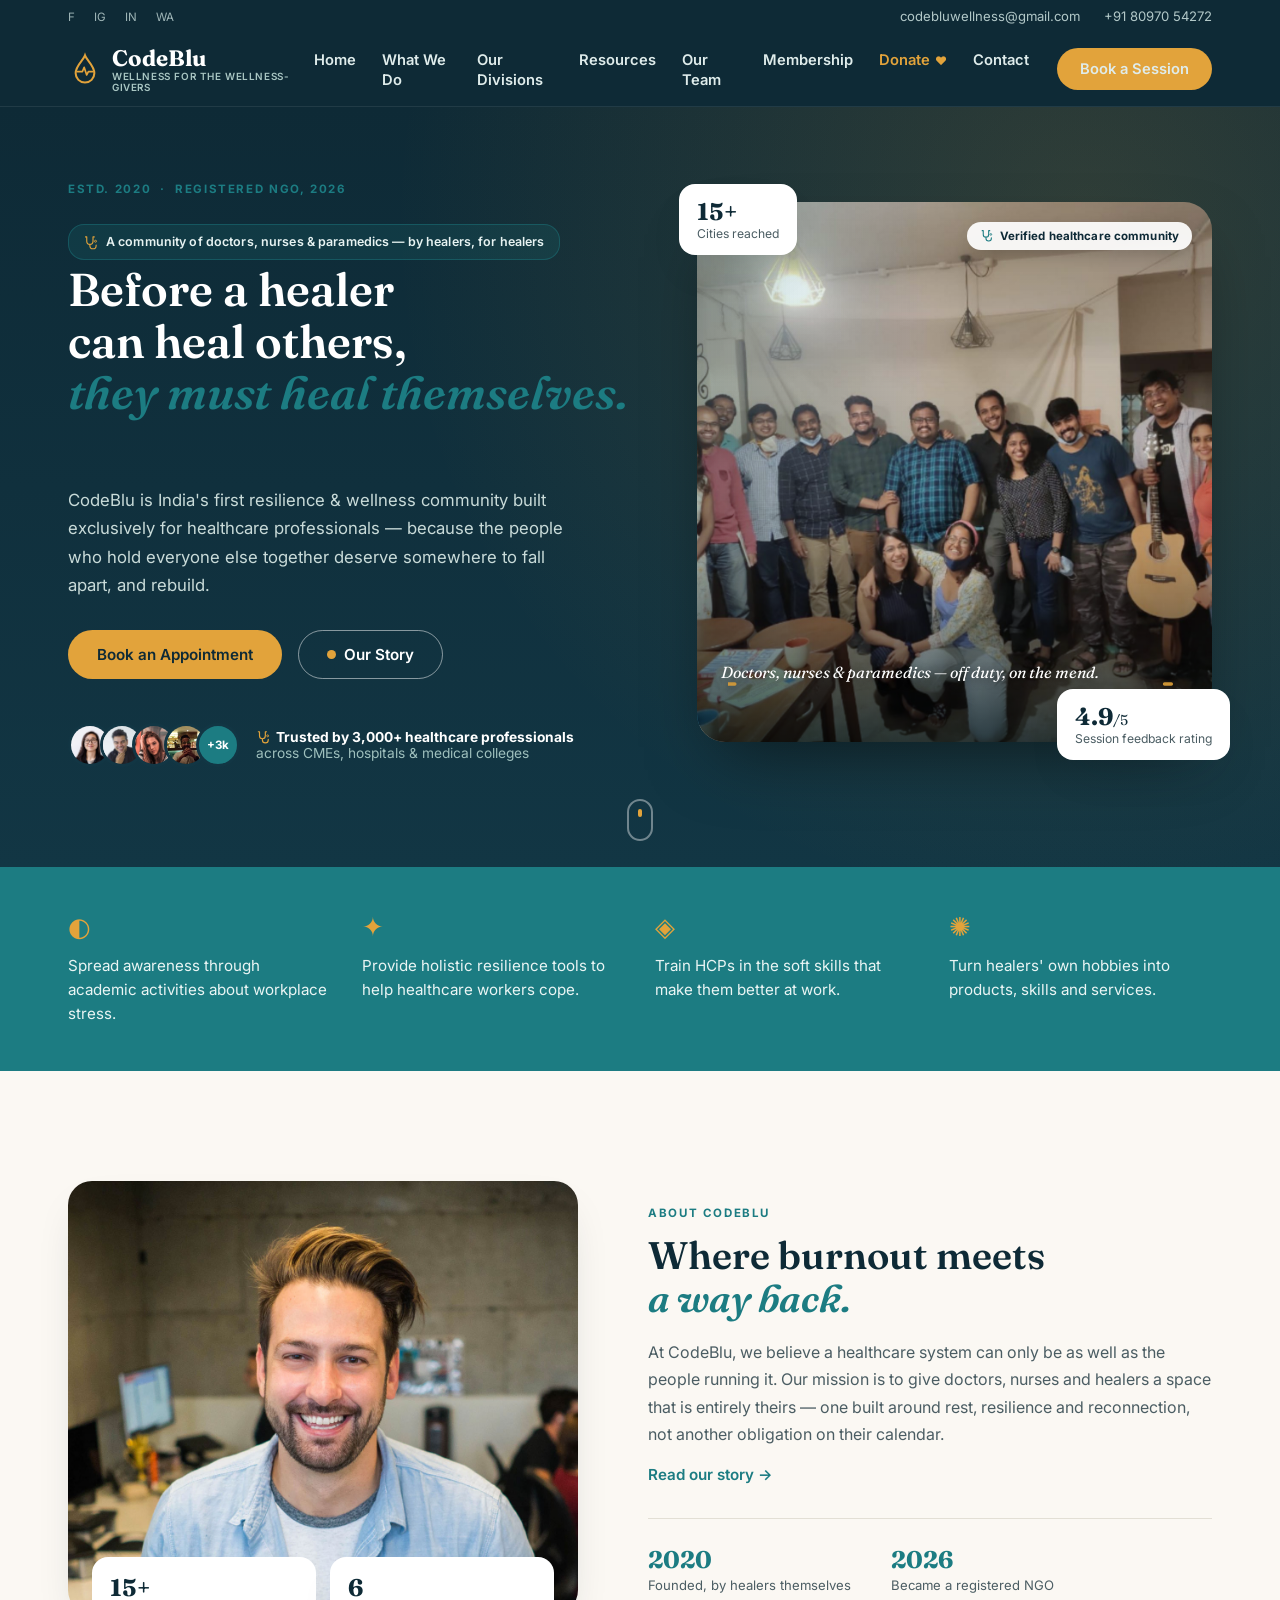
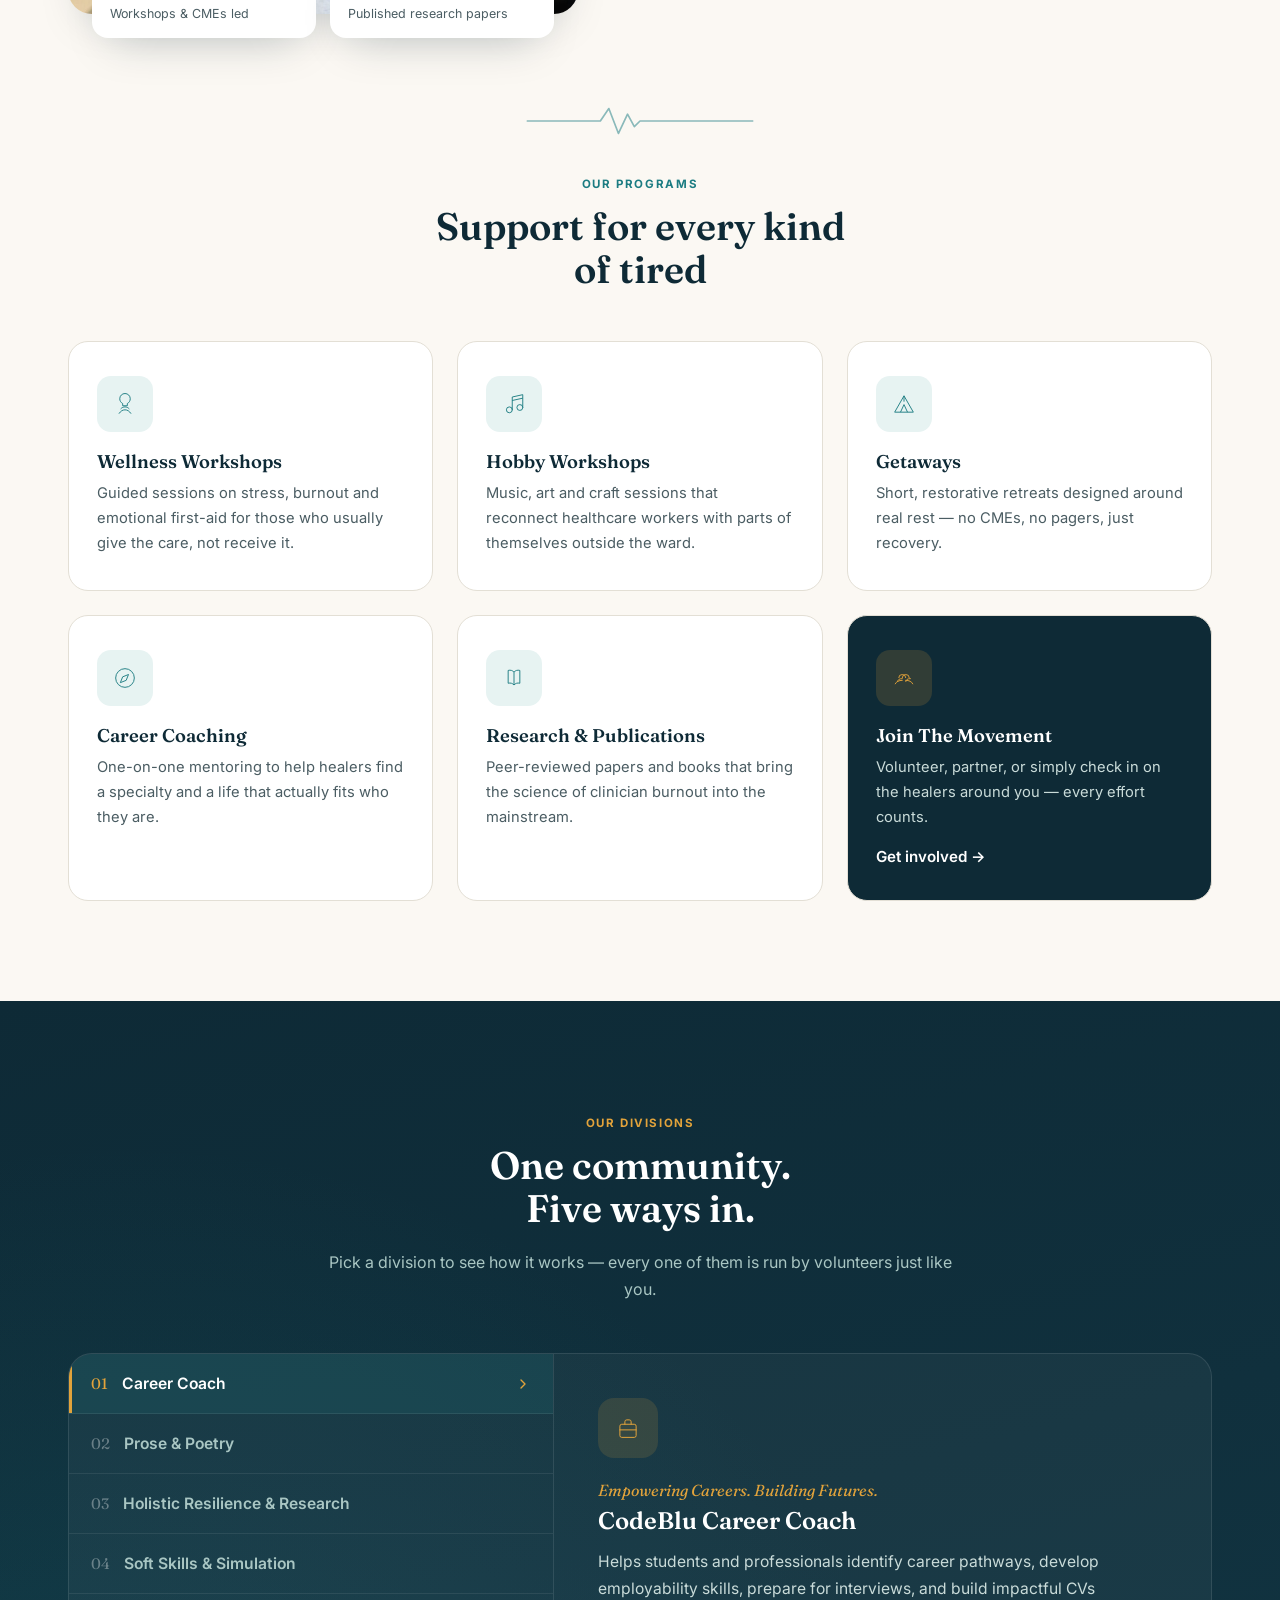
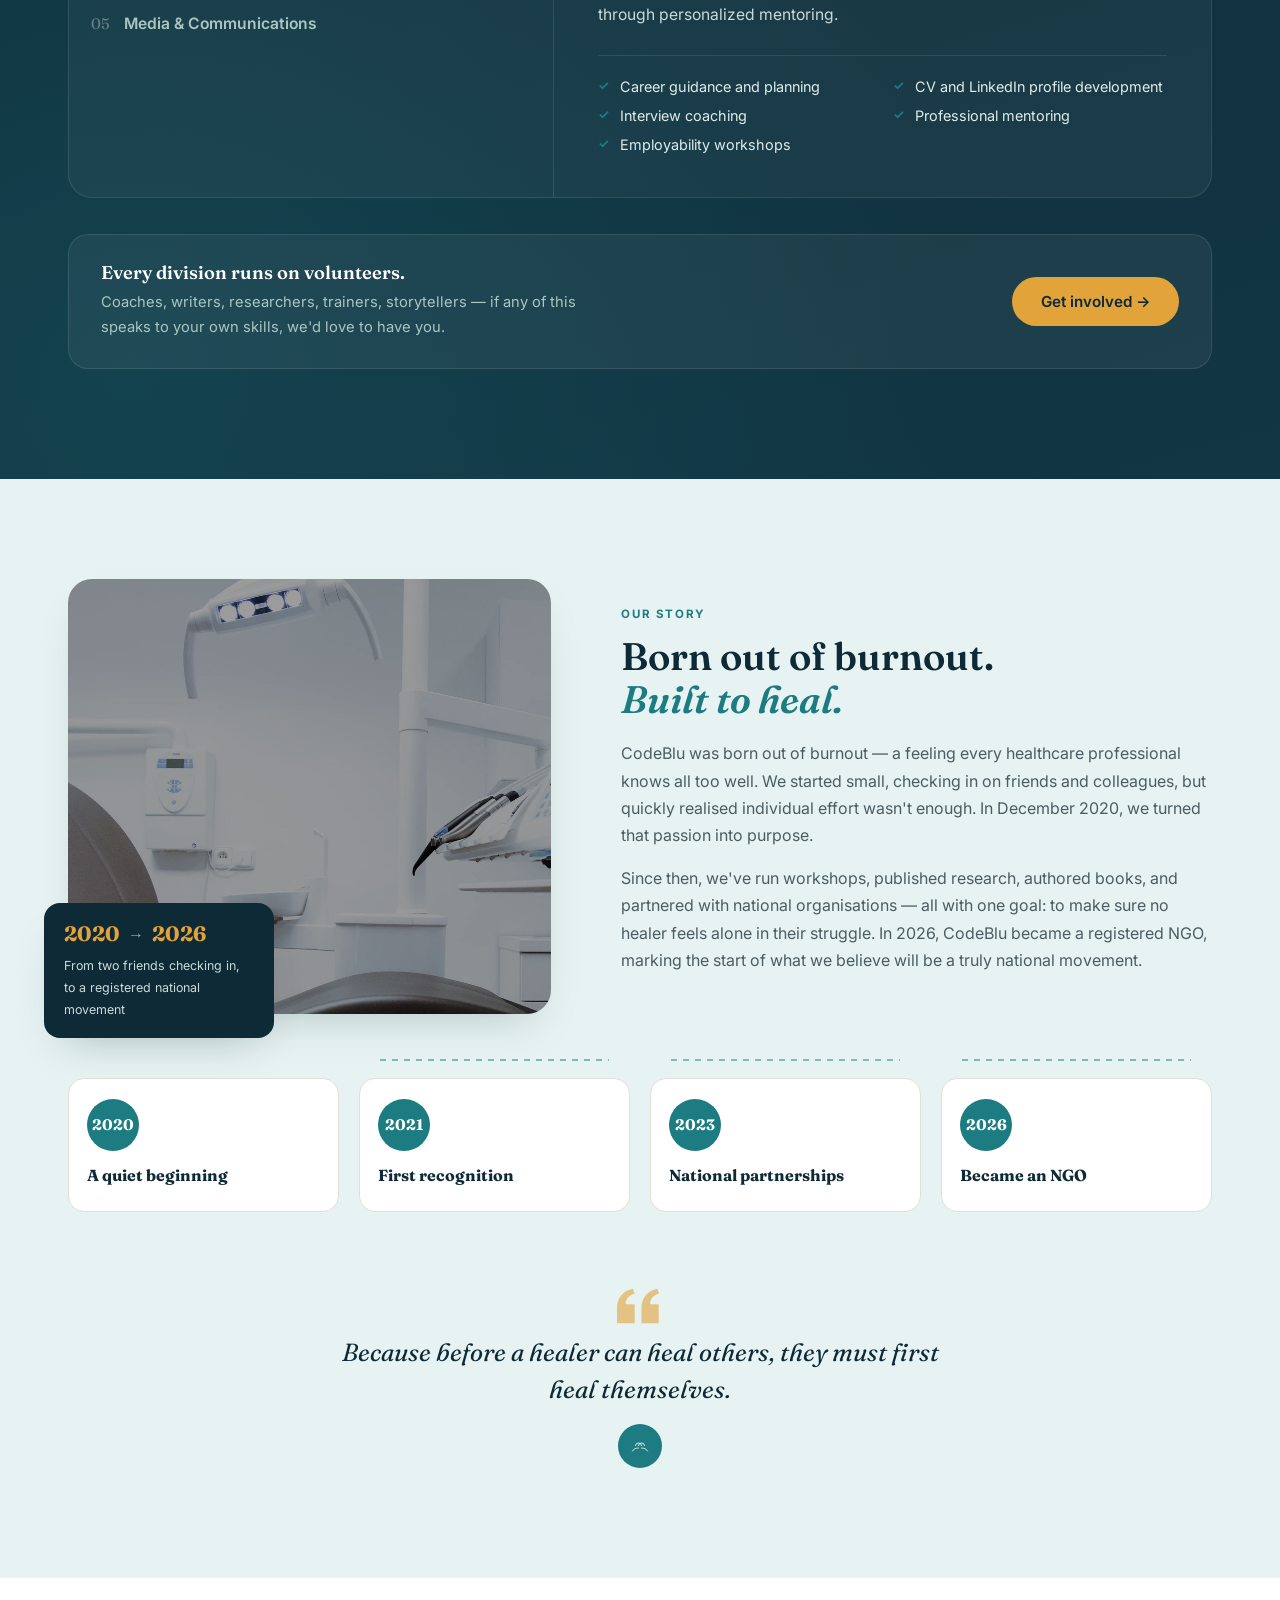
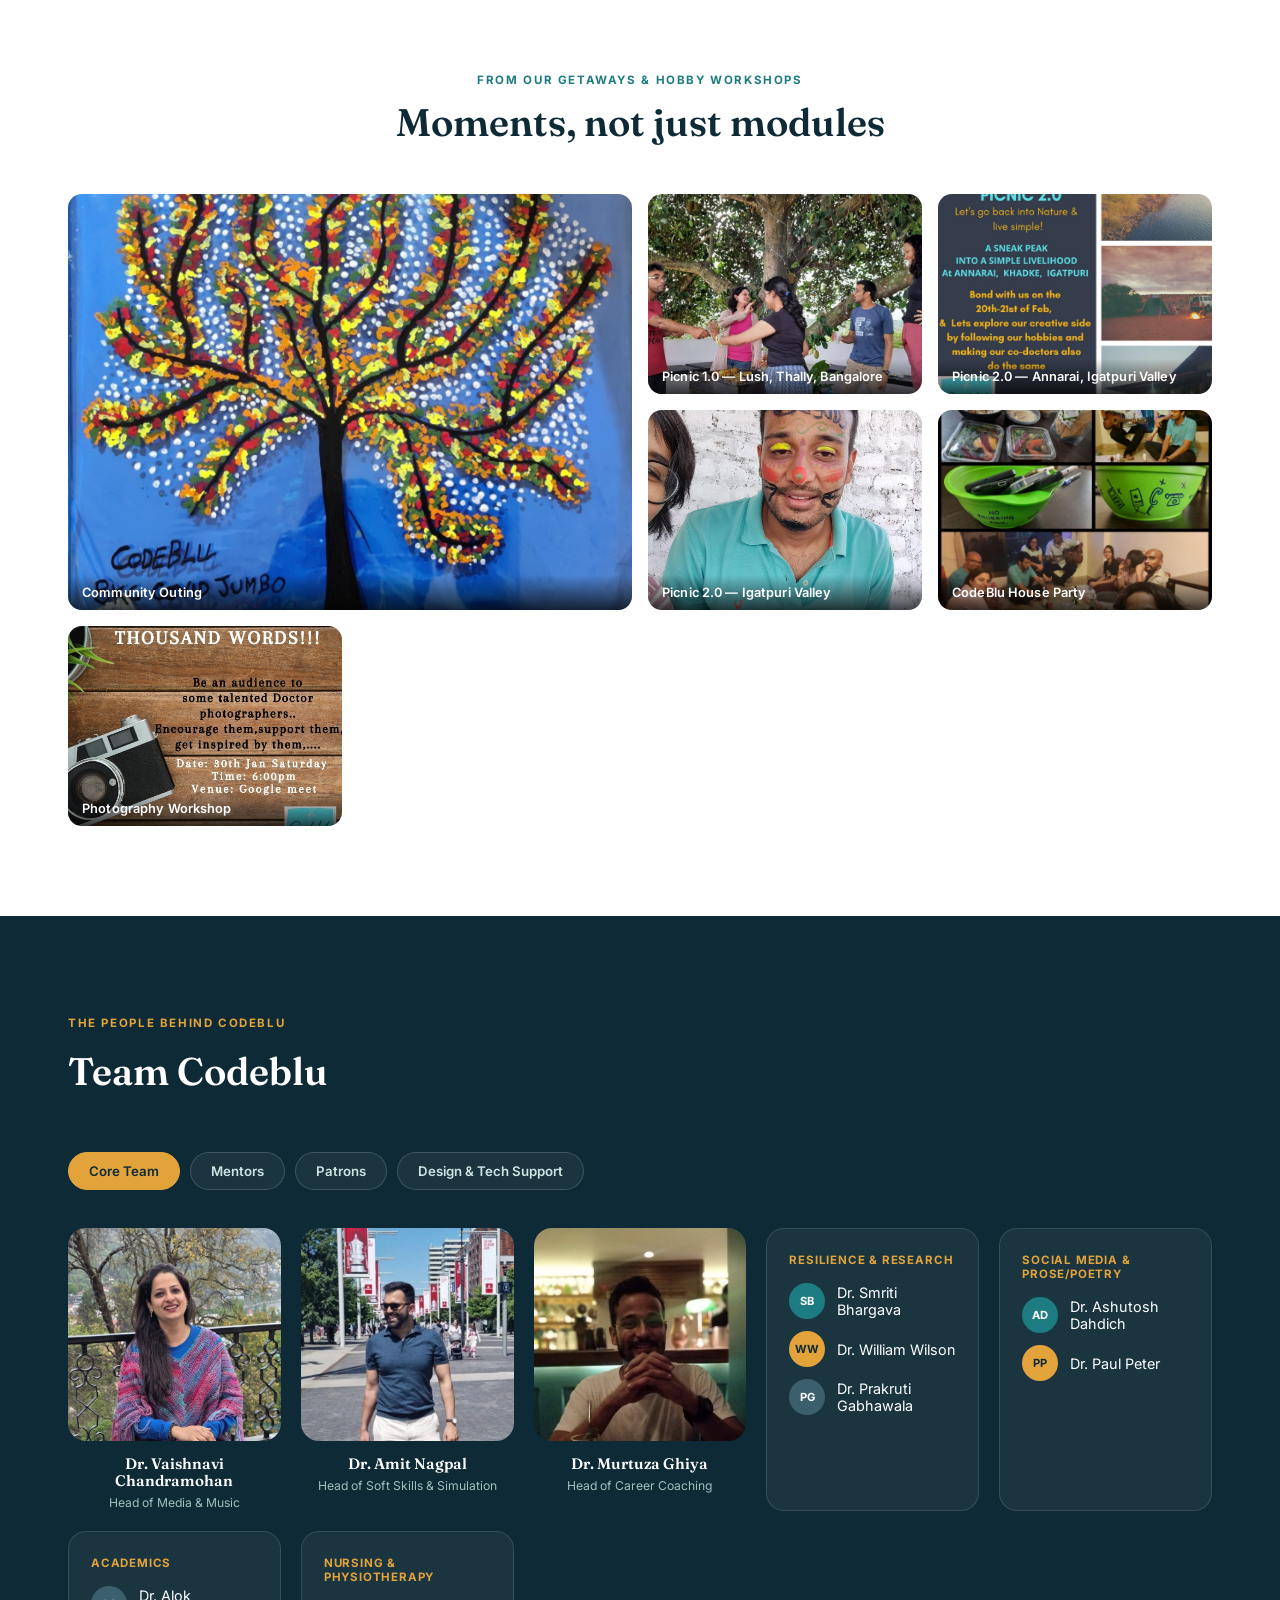
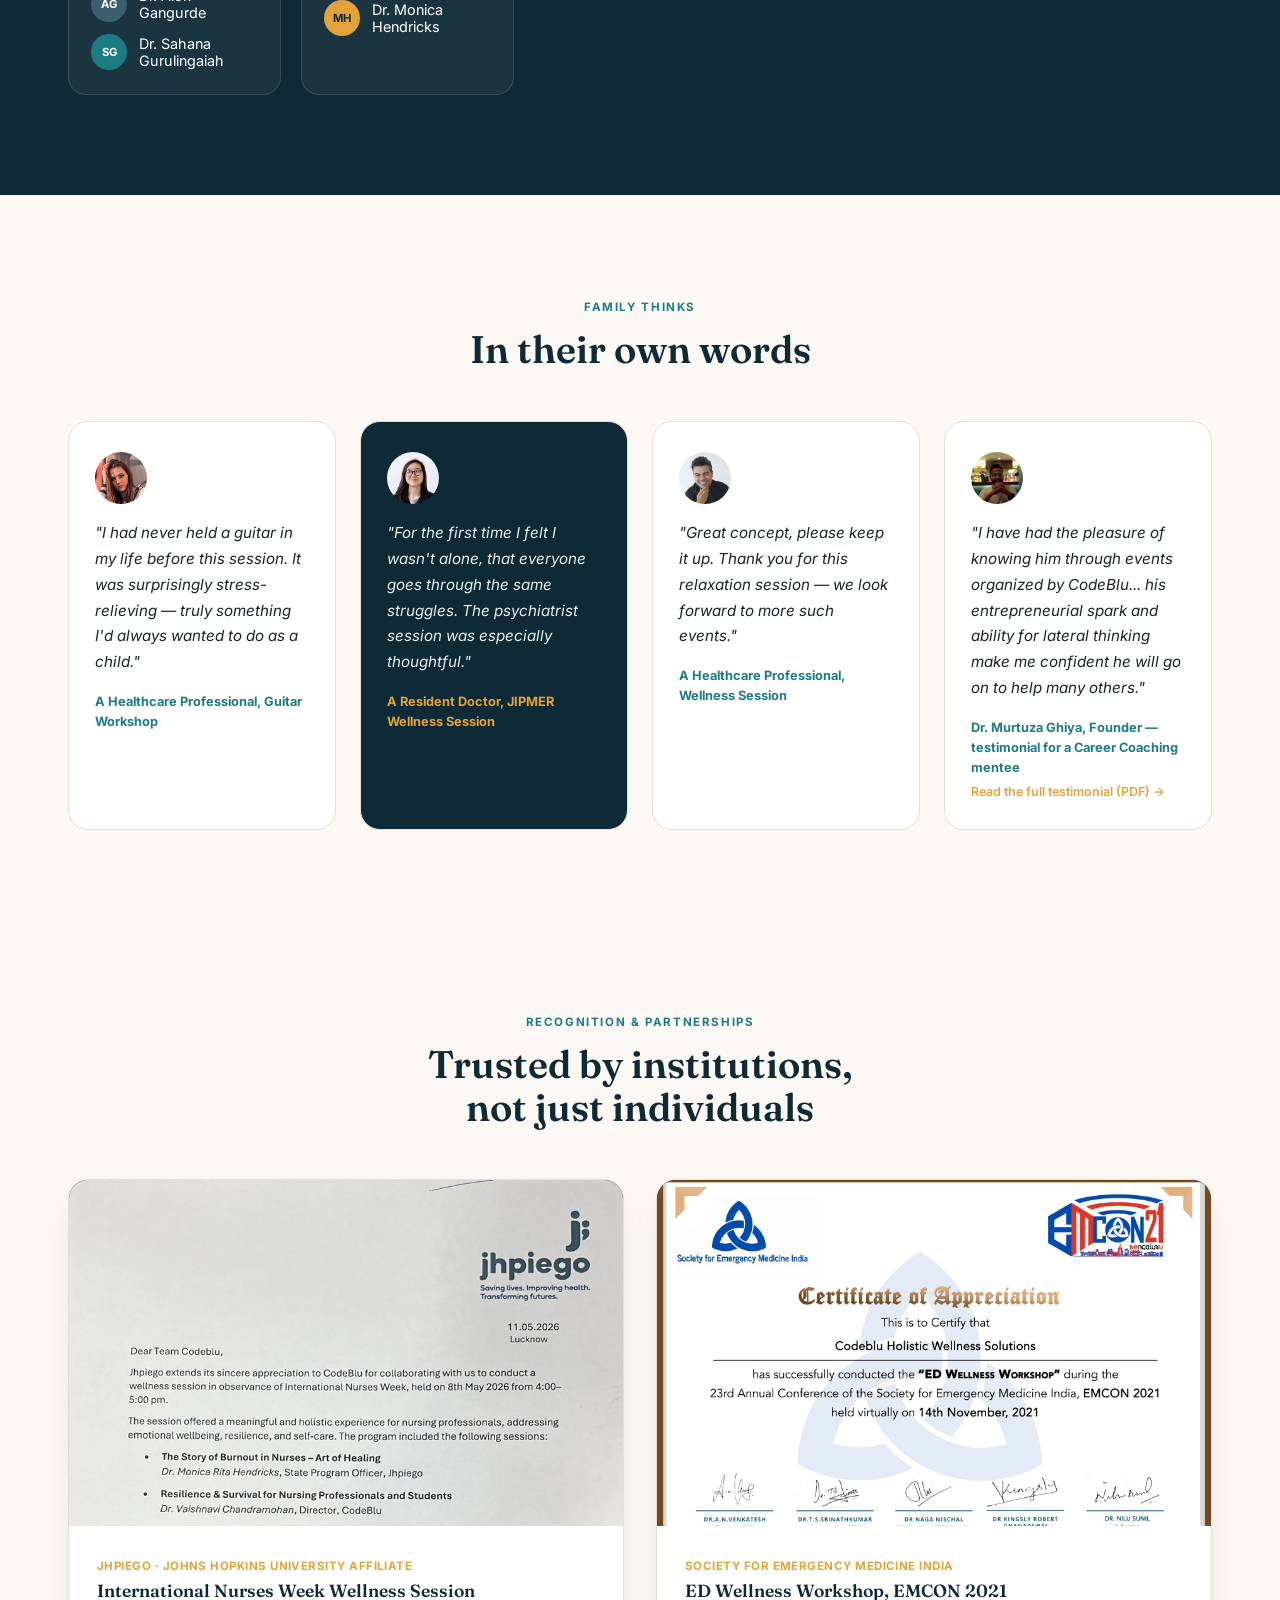
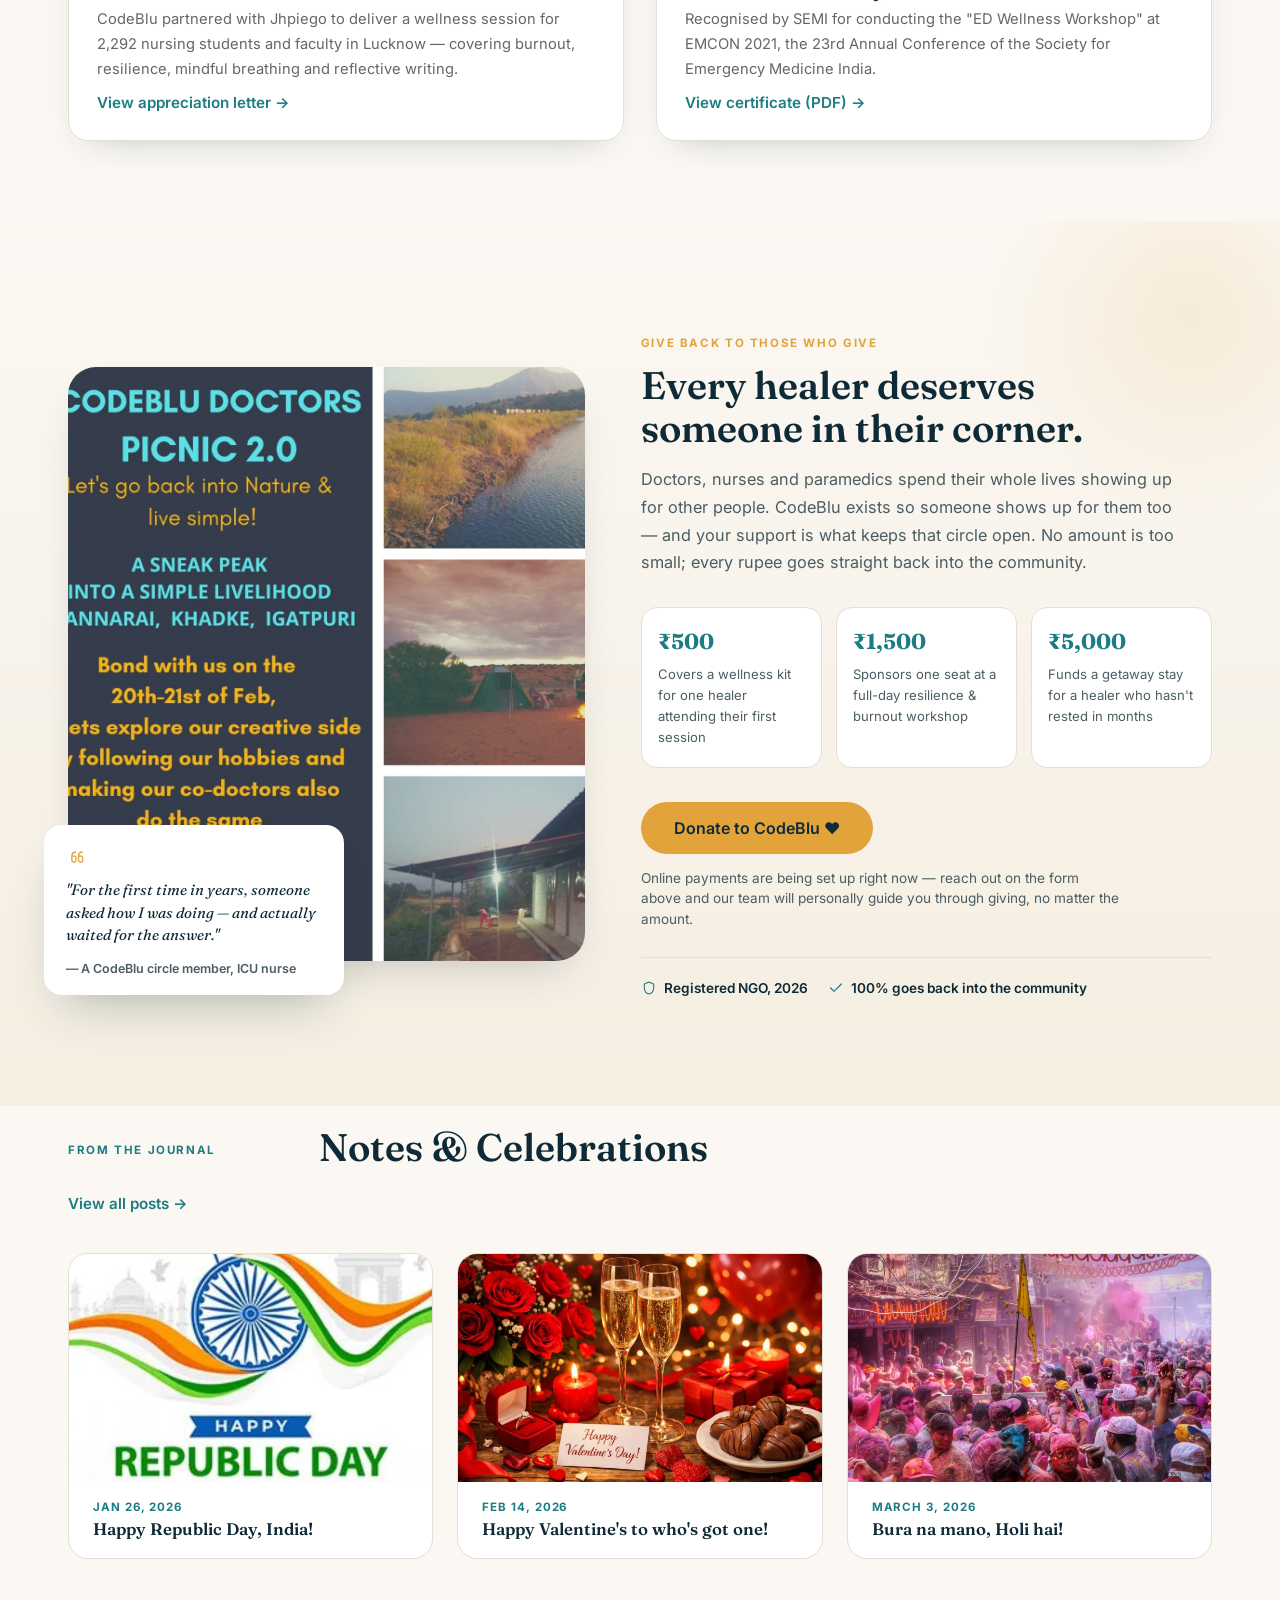
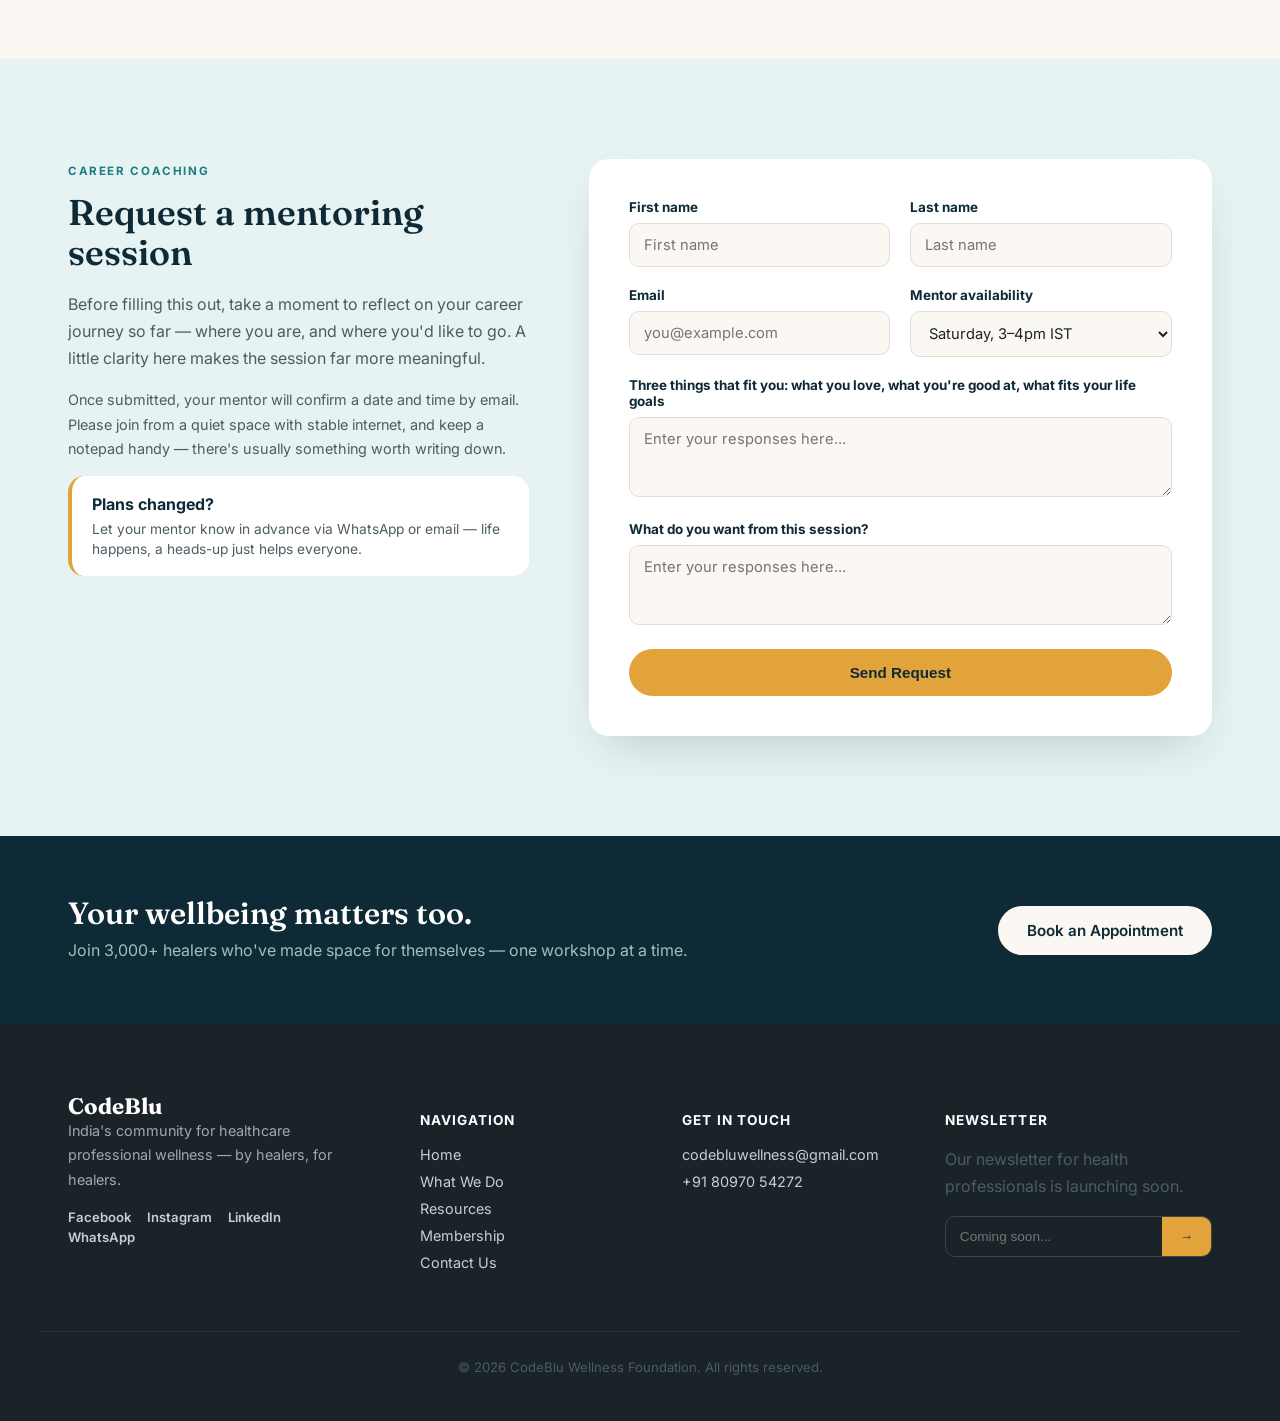
<file: index.html>
<!DOCTYPE html>
<html lang="en">
<head>
<meta charset="UTF-8">
<meta name="viewport" content="width=device-width, initial-scale=1, shrink-to-fit=no">
<title>CodeBlu — By Healers, For Healers</title>
<meta name="description" content="CodeBlu is India's NGO for healthcare professional wellness — resilience workshops, career coaching, research and community, by healers, for healers.">

<link rel="preconnect" href="https://fonts.googleapis.com">
<link rel="preconnect" href="https://fonts.gstatic.com" crossorigin>
<link href="https://fonts.googleapis.com/css2?family=Fraunces:ital,opsz,wght@0,9..144,300;0,9..144,450;0,9..144,600;0,9..144,700;1,9..144,450;1,9..144,600&family=Inter:wght@400;500;600;700;800&display=swap" rel="stylesheet">

<link rel="stylesheet" href="css/redesign.css">
</head>
<body>

<!-- pulse-line svg sprite (hidden, reused via <use>) -->
<svg width="0" height="0" style="position:absolute">
  <symbol id="pulse" viewBox="0 0 400 60">
    <path d="M0 30 H130 L145 8 L162 52 L178 18 L190 40 L200 30 H400" fill="none" stroke-width="3" stroke-linecap="round" stroke-linejoin="round"/>
  </symbol>
</svg>

<!-- ============ TOP UTILITY BAR ============ -->
<div class="topbar">
  <div class="wrap topbar-row">
    <div class="topbar-social">
      <a href="#" aria-label="Facebook"><span>f</span></a>
      <a href="#" aria-label="Instagram"><span>ig</span></a>
      <a href="#" aria-label="LinkedIn"><span>in</span></a>
      <a href="https://wa.me/c/918097054272" target="_blank" aria-label="WhatsApp"><span>wa</span></a>
    </div>
    <div class="topbar-contact">
      <a href="mailto:codebluwellness@gmail.com">codebluwellness@gmail.com</a>
      <a href="tel:+918097054272">+91 80970 54272</a>
    </div>
  </div>
</div>

<!-- ============ NAV ============ -->
<header class="site-header">
  <div class="wrap nav-row">
    <a href="index.html" class="logo">
      <span class="logo-mark" aria-hidden="true">
        <svg viewBox="0 0 40 40" width="34" height="34"><path d="M20 4c-2 6-11 12-11 21a11 11 0 0 0 22 0c0-9-9-15-11-21z" fill="none" stroke="currentColor" stroke-width="2.4"/><path d="M11 23h6l2-5 3 9 2-4h5" fill="none" stroke="currentColor" stroke-width="2" stroke-linecap="round" stroke-linejoin="round"/></svg>
      </span>
      <span class="logo-text">CodeBlu<em>Wellness for the Wellness-givers</em></span>
    </a>

    <input type="checkbox" id="nav-toggle" class="nav-toggle">
    <label for="nav-toggle" class="nav-burger" aria-label="Menu"><span></span></label>

    <nav class="main-nav">
      <ul>
        <li><a href="index.html" class="active">Home</a></li>
        <li class="has-drop">
          <a href="#what-we-do">What We Do</a>
          <button type="button" class="dd-toggle" aria-label="Toggle What We Do submenu" aria-expanded="false"><svg viewBox="0 0 24 24" width="14" height="14" fill="none"><path d="M6 9l6 6 6-6" stroke="currentColor" stroke-width="2" stroke-linecap="round" stroke-linejoin="round"/></svg></button>
          <ul class="dropdown">
            <li><a href="#wellness-workshops">Wellness Workshops</a></li>
            <li><a href="#hobby-workshops">Hobby Workshops</a></li>
            <li><a href="#getaways">Getaways</a></li>
            <li><a href="#career-coaching">Career Coaching</a></li>
          </ul>
        </li>
        <li><a href="#specialist-teams">Our Divisions</a></li>
        <li class="has-drop">
          <a href="#resources">Resources</a>
          <button type="button" class="dd-toggle" aria-label="Toggle Resources submenu" aria-expanded="false"><svg viewBox="0 0 24 24" width="14" height="14" fill="none"><path d="M6 9l6 6 6-6" stroke="currentColor" stroke-width="2" stroke-linecap="round" stroke-linejoin="round"/></svg></button>
          <ul class="dropdown">
            <li><a href="books.html">Books &amp; Research</a></li>
            <li><a href="blog.html">Blog</a></li>
          </ul>
        </li>
        <li><a href="#team">Our Team</a></li>
        <li><a href="membership.html">Membership</a></li>
        <li><a href="contact.html?intent=donate#contactus" class="nav-donate">Donate</a></li>
        <li><a href="contact.html">Contact</a></li>
      </ul>
      <a href="#contactus" class="btn btn-primary nav-cta">Book a Session</a>
    </nav>
  </div>
</header>

<main>

<!-- ============ HERO ============ -->
<section class="hero">
  <div class="wrap hero-grid">
    <div class="hero-copy" data-reveal>
      <span class="eyebrow">ESTD. 2020 &nbsp;·&nbsp; REGISTERED NGO, 2026</span>
      <div class="cred-badge">
        <svg viewBox="0 0 24 24" width="15" height="15" fill="none"><path d="M6 3v7a5 5 0 0010 0V3M6 3H4M16 3h2M11 15v2a5 5 0 005 5 5 5 0 005-5v-1" stroke="currentColor" stroke-width="1.8" stroke-linecap="round"/><circle cx="20" cy="10" r="1.6" stroke="currentColor" stroke-width="1.4"/></svg>
        <span>A community of doctors, nurses &amp; paramedics — by healers, for healers</span>
      </div>
      <h1>Before a healer<br> can heal others,<br><em>they must heal themselves.</em></h1>
      <div class="hero-cycle" aria-hidden="true">
        <span>They must rest.</span>
        <span>They must recover.</span>
        <span>They must reconnect.</span>
        <span>They must rebuild.</span>
      </div>
      <p class="hero-lead">CodeBlu is India's first resilience &amp; wellness community built exclusively for healthcare professionals — because the people who hold everyone else together deserve somewhere to fall apart, and rebuild.</p>
      <div class="hero-actions">
        <a href="#contactus" class="btn btn-primary">Book an Appointment</a>
        <a href="#story" class="btn btn-ghost"><span class="play-dot"></span> Our Story</a>
      </div>
      <div class="hero-trust">
        <div class="avatar-stack">
          <img src="images/person_1.jpg" alt="">
          <img src="images/person_3.jpg" alt="">
          <img src="images/person_2.jpg" alt="">
          <img src="images/person_4.jpg" alt="">
          <span class="avatar-more">+3k</span>
        </div>
        <div class="trust-text">
          <strong><svg class="trust-icon" viewBox="0 0 24 24" width="14" height="14" fill="none"><path d="M6 3v7a5 5 0 0010 0V3M6 3H4M16 3h2M11 15v2a5 5 0 005 5 5 5 0 005-5v-1" stroke="var(--amber)" stroke-width="2" stroke-linecap="round"/><circle cx="20" cy="10" r="1.6" stroke="var(--amber)" stroke-width="1.5"/></svg> Trusted by 3,000+ healthcare professionals</strong>
          <span>across CMEs, hospitals &amp; medical colleges</span>
        </div>
      </div>
    </div>

    <div class="hero-visual" data-reveal>
      <div class="hero-frame">
        <img src="images/img_1.jpg" alt="Doctors and nurses unwinding together at a CodeBlu wellness retreat">
        <div class="hero-frame-tint" aria-hidden="true"></div>
        <span class="hero-id-tag"><svg viewBox="0 0 24 24" width="13" height="13" fill="none"><path d="M6 3v7a5 5 0 0010 0V3M6 3H4M16 3h2M11 15v2a5 5 0 005 5 5 5 0 005-5v-1" stroke="currentColor" stroke-width="2" stroke-linecap="round"/><circle cx="20" cy="10" r="1.6" stroke="currentColor" stroke-width="1.5"/></svg> Verified healthcare community</span>
        <p class="hero-caption">Doctors, nurses &amp; paramedics — off duty, on the mend.</p>
        <svg class="hero-pulse" viewBox="0 0 400 60"><use href="#pulse" stroke="var(--amber)"/></svg>
      </div>
      <div class="floating-card card-top">
        <strong>15+</strong>
        <span>Cities reached</span>
      </div>
      <div class="floating-card card-bottom">
        <strong>4.9<small>/5</small></strong>
        <span>Session feedback rating</span>
      </div>
    </div>
  </div>
  <a href="#what-we-do" class="scroll-cue" aria-label="Scroll to explore">
    <span></span>
  </a>
</section>

<!-- ============ MISSION STRIP (dark) ============ -->
<section class="mission-strip">
  <div class="wrap mission-grid">
    <div class="mission-item" data-reveal>
      <span class="m-icon" aria-hidden="true">◐</span>
      <p>Spread awareness through academic activities about workplace stress.</p>
    </div>
    <div class="mission-item" data-reveal>
      <span class="m-icon" aria-hidden="true">✦</span>
      <p>Provide holistic resilience tools to help healthcare workers cope.</p>
    </div>
    <div class="mission-item" data-reveal>
      <span class="m-icon" aria-hidden="true">◈</span>
      <p>Train HCPs in the soft skills that make them better at work.</p>
    </div>
    <div class="mission-item" data-reveal>
      <span class="m-icon" aria-hidden="true">✺</span>
      <p>Turn healers' own hobbies into products, skills and services.</p>
    </div>
  </div>
</section>

<!-- ============ ABOUT ============ -->
<section class="about" id="about">
  <div class="wrap about-grid">
    <div class="about-visual" data-reveal>
      <img src="images/img_2.jpg" alt="CodeBlu community session">
      <div class="about-stats">
        <div class="stat-pill"><strong>15+</strong><span>Workshops &amp; CMEs led</span></div>
        <div class="stat-pill"><strong>6</strong><span>Published research papers</span></div>
      </div>
    </div>
    <div class="about-copy" data-reveal>
      <span class="eyebrow">ABOUT CODEBLU</span>
      <h2>Where burnout meets<br><em>a way back.</em></h2>
      <p>At CodeBlu, we believe a healthcare system can only be as well as the people running it. Our mission is to give doctors, nurses and healers a space that is entirely theirs — one built around rest, resilience and reconnection, not another obligation on their calendar.</p>
      <a href="#story" class="link-arrow">Read our story →</a>
      <div class="since-row">
        <div><strong>2020</strong><span>Founded, by healers themselves</span></div>
        <div><strong>2026</strong><span>Became a registered NGO</span></div>
      </div>
    </div>
  </div>
</section>

<div class="pulse-divider"><svg viewBox="0 0 400 60"><use href="#pulse" stroke="var(--teal)"/></svg></div>

<!-- ============ WHAT WE DO ============ -->
<section class="services" id="what-we-do">
  <div class="wrap">
    <div class="section-head" data-reveal>
      <span class="eyebrow">OUR PROGRAMS</span>
      <h2>Support for every kind<br class="hide-mb"> of tired</h2>
    </div>
    <div class="service-grid">
      <article class="service-card" id="wellness-workshops" data-reveal>
        <span class="s-icon" aria-hidden="true"><svg viewBox="0 0 48 48" fill="none"><path d="M24 6c-5 0-9 4-9 9 0 3.6 2 6.7 5 8.2V27h8v-3.8c3-1.5 5-4.6 5-8.2 0-5-4-9-9-9z" stroke="currentColor" stroke-width="1.6" stroke-linejoin="round"/><path d="M17 32c1.8-2 4.2-3 7-3s5.2 1 7 3M14 40c2.7-4 6-6 10-6s7.3 2 10 6" stroke="currentColor" stroke-width="1.6" stroke-linecap="round"/></svg></span>
        <h3>Wellness Workshops</h3>
        <p>Guided sessions on stress, burnout and emotional first-aid for those who usually give the care, not receive it.</p>
      </article>
      <article class="service-card" id="hobby-workshops" data-reveal>
        <span class="s-icon" aria-hidden="true"><svg viewBox="0 0 48 48" fill="none"><circle cx="16" cy="34" r="5" stroke="currentColor" stroke-width="1.6"/><circle cx="34" cy="30" r="5" stroke="currentColor" stroke-width="1.6"/><path d="M21 34V12l18-4v22" stroke="currentColor" stroke-width="1.6" stroke-linecap="round" stroke-linejoin="round"/><path d="M21 18l18-4" stroke="currentColor" stroke-width="1.6"/></svg></span>
        <h3>Hobby Workshops</h3>
        <p>Music, art and craft sessions that reconnect healthcare workers with parts of themselves outside the ward.</p>
      </article>
      <article class="service-card" id="getaways" data-reveal>
        <span class="s-icon" aria-hidden="true"><svg viewBox="0 0 48 48" fill="none"><path d="M24 10L8 38h32L24 10z" stroke="currentColor" stroke-width="1.6" stroke-linejoin="round"/><path d="M18 38l6-13 6 13M24 10v10" stroke="currentColor" stroke-width="1.6" stroke-linejoin="round"/></svg></span>
        <h3>Getaways</h3>
        <p>Short, restorative retreats designed around real rest — no CMEs, no pagers, just recovery.</p>
      </article>
      <article class="service-card" id="career-coaching" data-reveal>
        <span class="s-icon" aria-hidden="true"><svg viewBox="0 0 48 48" fill="none"><circle cx="24" cy="24" r="16" stroke="currentColor" stroke-width="1.6"/><path d="M30 18l-4 10-10 4 4-10z" stroke="currentColor" stroke-width="1.6" stroke-linejoin="round"/></svg></span>
        <h3>Career Coaching</h3>
        <p>One-on-one mentoring to help healers find a specialty and a life that actually fits who they are.</p>
      </article>
      <article class="service-card" data-reveal>
        <span class="s-icon" aria-hidden="true"><svg viewBox="0 0 48 48" fill="none"><path d="M24 14c-2.5-3-6-4-10-3v22c4-1 7.5 0 10 3 2.5-3 6-4 10-3V11c-4-1-7.5 0-10 3z" stroke="currentColor" stroke-width="1.6" stroke-linejoin="round"/><path d="M24 14v22" stroke="currentColor" stroke-width="1.6"/></svg></span>
        <h3>Research &amp; Publications</h3>
        <p>Peer-reviewed papers and books that bring the science of clinician burnout into the mainstream.</p>
      </article>
      <article class="service-card featured" data-reveal>
        <span class="s-icon" aria-hidden="true"><svg viewBox="0 0 48 48" fill="none"><path d="M15 24a6 6 0 1112 0M21 24a6 6 0 1112 0" stroke="currentColor" stroke-width="1.6"/><path d="M13 30c0-3 3-5 8-5M27 30c0-3 3-5 8-5" stroke="currentColor" stroke-width="1.6" stroke-linecap="round"/><path d="M9 34c2-4 6-6 12-6M27 28c6 0 10 2 12 6" stroke="currentColor" stroke-width="1.6" stroke-linecap="round"/></svg></span>
        <h3>Join The Movement</h3>
        <p>Volunteer, partner, or simply check in on the healers around you — every effort counts.</p>
        <a href="contact.html" class="link-arrow light">Get involved →</a>
      </article>
    </div>
  </div>
</section>

<!-- ============ SPECIALIST TEAMS ============ -->
<section class="teams-spec" id="specialist-teams">
  <div class="wrap">
    <div class="section-head light" data-reveal>
      <span class="eyebrow">OUR DIVISIONS</span>
      <h2>One community.<br class="hide-mb"> Five ways in.</h2>
      <p class="section-sub">Pick a division to see how it works — every one of them is run by volunteers just like you.</p>
    </div>

    <div class="teams-switch" data-reveal>
      <div class="teams-tabs" role="tablist" aria-label="CodeBlu specialist divisions">
        <button class="team-tab active" type="button" role="tab" aria-selected="true" data-team="0">
          <span class="tab-num">01</span>
          <span class="tab-name">Career Coach</span>
          <svg class="tab-arrow" viewBox="0 0 24 24" width="16" height="16" fill="none"><path d="M9 6l6 6-6 6" stroke="currentColor" stroke-width="2" stroke-linecap="round" stroke-linejoin="round"/></svg>
        </button>
        <button class="team-tab" type="button" role="tab" aria-selected="false" data-team="1">
          <span class="tab-num">02</span>
          <span class="tab-name">Prose &amp; Poetry</span>
          <svg class="tab-arrow" viewBox="0 0 24 24" width="16" height="16" fill="none"><path d="M9 6l6 6-6 6" stroke="currentColor" stroke-width="2" stroke-linecap="round" stroke-linejoin="round"/></svg>
        </button>
        <button class="team-tab" type="button" role="tab" aria-selected="false" data-team="2">
          <span class="tab-num">03</span>
          <span class="tab-name">Holistic Resilience &amp; Research</span>
          <svg class="tab-arrow" viewBox="0 0 24 24" width="16" height="16" fill="none"><path d="M9 6l6 6-6 6" stroke="currentColor" stroke-width="2" stroke-linecap="round" stroke-linejoin="round"/></svg>
        </button>
        <button class="team-tab" type="button" role="tab" aria-selected="false" data-team="3">
          <span class="tab-num">04</span>
          <span class="tab-name">Soft Skills &amp; Simulation</span>
          <svg class="tab-arrow" viewBox="0 0 24 24" width="16" height="16" fill="none"><path d="M9 6l6 6-6 6" stroke="currentColor" stroke-width="2" stroke-linecap="round" stroke-linejoin="round"/></svg>
        </button>
        <button class="team-tab" type="button" role="tab" aria-selected="false" data-team="4">
          <span class="tab-num">05</span>
          <span class="tab-name">Media &amp; Communications</span>
          <svg class="tab-arrow" viewBox="0 0 24 24" width="16" height="16" fill="none"><path d="M9 6l6 6-6 6" stroke="currentColor" stroke-width="2" stroke-linecap="round" stroke-linejoin="round"/></svg>
        </button>
      </div>

      <div class="teams-panel">
        <div class="team-panel active" data-panel="0">
          <span class="panel-icon" aria-hidden="true"><svg viewBox="0 0 48 48" fill="none"><path d="M14 18h20a3 3 0 013 3v15a3 3 0 01-3 3H14a3 3 0 01-3-3V21a3 3 0 013-3z" stroke="currentColor" stroke-width="1.6" stroke-linejoin="round"/><path d="M19 18v-4a3 3 0 013-3h4a3 3 0 013 3v4M11 27h26" stroke="currentColor" stroke-width="1.6" stroke-linecap="round"/></svg></span>
          <span class="panel-tagline">Empowering Careers. Building Futures.</span>
          <h3>CodeBlu Career Coach</h3>
          <p>Helps students and professionals identify career pathways, develop employability skills, prepare for interviews, and build impactful CVs through personalized mentoring.</p>
          <ul class="panel-services">
            <li>Career guidance and planning</li>
            <li>CV and LinkedIn profile development</li>
            <li>Interview coaching</li>
            <li>Professional mentoring</li>
            <li>Employability workshops</li>
          </ul>
        </div>

        <div class="team-panel" data-panel="1">
          <span class="panel-icon" aria-hidden="true"><svg viewBox="0 0 48 48" fill="none"><path d="M35 8c1.5 4-2 9-6 12-4.5 3.4-13 8-17 16" stroke="currentColor" stroke-width="1.6" stroke-linecap="round"/><path d="M23 26c4-1 9-2 12-6 2-2.6 2.5-6 0-9-3 1-6.5 3-9 6-2.5 3-3.5 6-3 9z" stroke="currentColor" stroke-width="1.6" stroke-linejoin="round"/><path d="M10 40c2-3 5-4 8-3" stroke="currentColor" stroke-width="1.6" stroke-linecap="round"/></svg></span>
          <span class="panel-tagline">Where Words Inspire Change.</span>
          <h3>CodeBlu Prose &amp; Poetry</h3>
          <p>Nurtures creativity through literature, storytelling, reflective writing and spoken word — encouraging expressive communication, empathy and emotional wellbeing.</p>
          <ul class="panel-services">
            <li>Creative writing workshops</li>
            <li>Poetry and storytelling events</li>
            <li>Literary publications</li>
            <li>Writing competitions</li>
            <li>Editorial mentoring</li>
          </ul>
        </div>

        <div class="team-panel" data-panel="2">
          <span class="panel-icon" aria-hidden="true"><svg viewBox="0 0 48 48" fill="none"><path d="M24 6l14 6v10c0 9-6 15-14 20-8-5-14-11-14-20V12z" stroke="currentColor" stroke-width="1.6" stroke-linejoin="round"/><path d="M18 24l4 4 8-9" stroke="currentColor" stroke-width="1.6" stroke-linecap="round" stroke-linejoin="round"/></svg></span>
          <span class="panel-tagline">Building Resilience Through Evidence and Innovation.</span>
          <h3>CodeBlu Holistic Resilience &amp; Research</h3>
          <p>Integrates wellbeing, resilience training and research to build healthier individuals and stronger organisations, informing healthcare initiatives and community engagement.</p>
          <ul class="panel-services">
            <li>Resilience training</li>
            <li>Wellbeing programmes</li>
            <li>Research and evaluation</li>
            <li>Evidence-based practice</li>
            <li>Community health initiatives</li>
          </ul>
        </div>

        <div class="team-panel" data-panel="3">
          <span class="panel-icon" aria-hidden="true"><svg viewBox="0 0 48 48" fill="none"><circle cx="17" cy="17" r="6" stroke="currentColor" stroke-width="1.6"/><circle cx="31" cy="17" r="6" stroke="currentColor" stroke-width="1.6"/><path d="M8 40c0-6 4-10 9-10s9 4 9 10M22 40c0-6 4-10 9-10s9 4 9 10" stroke="currentColor" stroke-width="1.6" stroke-linecap="round"/></svg></span>
          <span class="panel-tagline">Learning Beyond Knowledge.</span>
          <h3>CodeBlu Soft Skills &amp; Simulation</h3>
          <p>Develops essential professional competencies through experiential learning and simulation-based education — strengthening communication, teamwork and decision-making.</p>
          <ul class="panel-services">
            <li>Communication skills</li>
            <li>Leadership development</li>
            <li>Clinical and professional simulation</li>
            <li>Teamwork and collaboration</li>
            <li>Problem-solving workshops</li>
          </ul>
        </div>

        <div class="team-panel" data-panel="4">
          <span class="panel-icon" aria-hidden="true"><svg viewBox="0 0 48 48" fill="none"><path d="M8 20v8l8 3V17l-8 3z" stroke="currentColor" stroke-width="1.6" stroke-linejoin="round"/><path d="M16 17l20-9v32l-20-9M14 31v7a3 3 0 003 3h1a3 3 0 003-3v-5" stroke="currentColor" stroke-width="1.6" stroke-linejoin="round"/></svg></span>
          <span class="panel-tagline">Connecting Ideas. Amplifying Impact.</span>
          <h3>CodeBlu Media &amp; Communications</h3>
          <p>Manages digital content, branding, public engagement and educational media — turning ideas into compelling stories that inform, educate and inspire diverse audiences.</p>
          <ul class="panel-services">
            <li>Content creation</li>
            <li>Social media management</li>
            <li>Educational media production</li>
            <li>Branding and communications</li>
            <li>Public relations and outreach</li>
          </ul>
        </div>
      </div>
    </div>

    <div class="teams-cta" data-reveal>
      <div>
        <h3>Every division runs on volunteers.</h3>
        <p>Coaches, writers, researchers, trainers, storytellers — if any of this speaks to your own skills, we'd love to have you.</p>
      </div>
      <a href="contact.html" class="btn btn-primary">Get involved →</a>
    </div>
  </div>
</section>
<section class="story" id="story">
  <div class="wrap">
    <div class="story-grid">
      <div class="story-visual" data-reveal>
        <img src="images/hero_bg_2.jpg" alt="CodeBlu founders and community">
        <div class="story-badge">
          <strong>2020<span>→</span>2026</strong>
          <span>From two friends checking in,<br>to a registered national movement</span>
        </div>
      </div>
      <div class="story-copy" data-reveal>
        <span class="eyebrow">OUR STORY</span>
        <h2>Born out of burnout.<br><em>Built to heal.</em></h2>
        <p>CodeBlu was born out of burnout — a feeling every healthcare professional knows all too well. We started small, checking in on friends and colleagues, but quickly realised individual effort wasn't enough. In December 2020, we turned that passion into purpose.</p>
        <p>Since then, we've run workshops, published research, authored books, and partnered with national organisations — all with one goal: to make sure no healer feels alone in their struggle. In 2026, CodeBlu became a registered NGO, marking the start of what we believe will be a truly national movement.</p>
      </div>
    </div>

    <ol class="story-timeline">
      <li class="timeline-item" tabindex="0" data-reveal>
        <span class="tl-dot">2020</span>
        <div class="tl-body">
          <h4>A quiet beginning</h4>
          <p>A small circle of healers started checking in on burnt-out colleagues — no funding, no name, just care.</p>
        </div>
      </li>
      <li class="timeline-item" tabindex="0" data-reveal>
        <span class="tl-dot">2021</span>
        <div class="tl-body">
          <h4>First recognition</h4>
          <p>Recognised by the Society for Emergency Medicine India for the ED Wellness Workshop at EMCON 2021.</p>
        </div>
      </li>
      <li class="timeline-item" tabindex="0" data-reveal>
        <span class="tl-dot">2023</span>
        <div class="tl-body">
          <h4>National partnerships</h4>
          <p>Partnered with Jhpiego to reach thousands of nursing students and faculty across India.</p>
        </div>
      </li>
      <li class="timeline-item" tabindex="0" data-reveal>
        <span class="tl-dot">2026</span>
        <div class="tl-body">
          <h4>Became an NGO</h4>
          <p>CodeBlu registered as a nonprofit — turning a movement of volunteers into a lasting institution.</p>
        </div>
      </li>
    </ol>

    <div class="pull-quote" data-reveal>
      <svg class="pq-mark" viewBox="0 0 64 48" fill="none" aria-hidden="true"><path d="M0 48V27.4C0 12.3 8.6 2.6 22 0l2.6 6.6c-8 2.3-12.6 8-12.6 15h12.6V48H0zm34 0V27.4C34 12.3 42.6 2.6 56 0l2.6 6.6c-8 2.3-12.6 8-12.6 15H58V48H34z" fill="currentColor"/></svg>
      <p>Because before a healer can heal others, they must first heal themselves.</p>
      <span class="pq-icon" aria-hidden="true"><svg viewBox="0 0 48 48" fill="none"><path d="M15 24a6 6 0 1112 0M21 24a6 6 0 1112 0" stroke="currentColor" stroke-width="1.6"/><path d="M9 34c2-4 6-6 12-6M27 28c6 0 10 2 12 6" stroke="currentColor" stroke-width="1.6" stroke-linecap="round"/></svg></span>
    </div>
  </div>
</section>

<!-- ============ GALLERY ============ -->
<section class="gallery">
  <div class="wrap">
    <div class="section-head" data-reveal>
      <span class="eyebrow">FROM OUR GETAWAYS &amp; HOBBY WORKSHOPS</span>
      <h2>Moments, not just modules</h2>
    </div>
    <div class="gallery-grid">
      <a class="gallery-item span-2" href="images/gallery/community-outing-1.jpg" target="_blank" rel="noopener" data-reveal>
        <img src="images/gallery/community-outing-1.jpg" alt="CodeBlu community outing">
        <span class="gallery-caption">Community Outing</span>
      </a>
      <a class="gallery-item" href="images/gallery/picnic-lush-bangalore.jpg" target="_blank" rel="noopener" data-reveal>
        <img src="images/gallery/picnic-lush-bangalore.jpg" alt="CodeBlu Picnic 1.0 at Lush, Thally, Bangalore">
        <span class="gallery-caption">Picnic 1.0 — Lush, Thally, Bangalore</span>
      </a>
      <a class="gallery-item" href="images/gallery/picnic-igatpuri-1.jpg" target="_blank" rel="noopener" data-reveal>
        <img src="images/gallery/picnic-igatpuri-1.jpg" alt="CodeBlu Picnic 2.0 at Annarai, Igatpuri Valley">
        <span class="gallery-caption">Picnic 2.0 — Annarai, Igatpuri Valley</span>
      </a>
      <a class="gallery-item" href="images/gallery/picnic-igatpuri-2.jpg" target="_blank" rel="noopener" data-reveal>
        <img src="images/gallery/picnic-igatpuri-2.jpg" alt="CodeBlu Picnic 2.0 group at Igatpuri Valley">
        <span class="gallery-caption">Picnic 2.0 — Igatpuri Valley</span>
      </a>
      <a class="gallery-item" href="images/gallery/house-party.jpg" target="_blank" rel="noopener" data-reveal>
        <img src="images/gallery/house-party.jpg" alt="CodeBlu House Party — wine and healthy snacks">
        <span class="gallery-caption">CodeBlu House Party</span>
      </a>
      <a class="gallery-item" href="images/gallery/photography-workshop.jpg" target="_blank" rel="noopener" data-reveal>
        <img src="images/gallery/photography-workshop.jpg" alt="CodeBlu Photography hobby workshop">
        <span class="gallery-caption">Photography Workshop</span>
      </a>
    </div>
  </div>
</section>

<!-- ============ TEAM ============ -->
<section class="team" id="team">
  <div class="wrap">
    <div class="section-head light" data-reveal>
      <span class="eyebrow">THE PEOPLE BEHIND CODEBLU</span>
      <h2>Team Codeblu</h2>
    </div>

    <!-- category switch: keeps ~17 people out of one long scroll -->
    <div class="team-filter" role="tablist" aria-label="Team categories" data-reveal>
      <button class="team-filter-btn active" type="button" role="tab" aria-selected="true" data-cat="core">
        Core Team
      </button>
      <button class="team-filter-btn" type="button" role="tab" aria-selected="false" data-cat="mentors">
        Mentors
      </button>
      <button class="team-filter-btn" type="button" role="tab" aria-selected="false" data-cat="patrons">
        Patrons
      </button>
      <button class="team-filter-btn" type="button" role="tab" aria-selected="false" data-cat="support">
        Design &amp; Tech Support
      </button>
    </div>

    <div class="team-panels">

      <!-- CORE TEAM -->
      <div class="team-grid" data-cat-panel="core">
        <div class="team-card" data-reveal>
          <img src="images/team/team-vaishnavi-chandramohan.jpg" alt="Dr. Vaishnavi Chandramohan">
          <h3>Dr. Vaishnavi Chandramohan</h3>
          <span>Head of Media &amp; Music</span>
        </div>
        <div class="team-card" data-reveal>
          <img src="images/team/team-amit-nagpal.jpg" alt="Dr. Amit Nagpal">
          <h3>Dr. Amit Nagpal</h3>
          <span>Head of Soft Skills &amp; Simulation</span>
        </div>
        <div class="team-card" data-reveal>
          <img src="images/team/team-murtuza-ghiya.jpg" alt="Dr. Murtuza Ghiya">
          <h3>Dr. Murtuza Ghiya</h3>
          <span>Head of Career Coaching</span>
        </div>

        <div class="team-role-card" data-reveal>
          <span class="role-eyebrow">Resilience &amp; Research</span>
          <ul class="role-member-list">
            <li><span class="avatar-initials ai-1">SB</span>Dr. Smriti Bhargava</li>
            <li><span class="avatar-initials ai-2">WW</span>Dr. William Wilson</li>
            <li><span class="avatar-initials ai-3">PG</span>Dr. Prakruti Gabhawala</li>
          </ul>
        </div>

        <div class="team-role-card" data-reveal>
          <span class="role-eyebrow">Social Media &amp; Prose/Poetry</span>
          <ul class="role-member-list">
            <li><span class="avatar-initials ai-1">AD</span>Dr. Ashutosh Dahdich</li>
            <li><span class="avatar-initials ai-2">PP</span>Dr. Paul Peter</li>
          </ul>
        </div>

        <div class="team-role-card" data-reveal>
          <span class="role-eyebrow">Academics</span>
          <ul class="role-member-list">
            <li><span class="avatar-initials ai-3">AG</span>Dr. Alok Gangurde</li>
            <li><span class="avatar-initials ai-1">SG</span>Dr. Sahana Gurulingaiah</li>
          </ul>
        </div>

        <div class="team-role-card" data-reveal>
          <span class="role-eyebrow">Nursing &amp; Physiotherapy</span>
          <ul class="role-member-list">
            <li><span class="avatar-initials ai-2">MH</span>Dr. Monica Hendricks</li>
          </ul>
        </div>
      </div>

      <!-- MENTORS -->
      <div class="team-grid" data-cat-panel="mentors" hidden>
        <div class="team-person-card" data-reveal>
          <span class="avatar-initials ai-block ai-1">RN</span>
          <h3>Dr. Ram Nair</h3>
          <span>Former CEO, JeevaRaksha Trust</span>
        </div>
        <div class="team-person-card" data-reveal>
          <span class="avatar-initials ai-block ai-2">GC</span>
          <h3>Dr. Gunjan Chanchalani</h3>
          <span>Vice President, ISCCM</span>
        </div>
        <div class="team-person-card" data-reveal>
          <span class="avatar-initials ai-block ai-3">SG</span>
          <h3>Dr. Saurabh Gupta</h3>
          <span>Public Health Consultant, UK</span>
        </div>
      </div>

      <!-- PATRONS -->
      <div class="team-grid" data-cat-panel="patrons" hidden>
        <div class="team-person-card" data-reveal>
          <span class="avatar-initials ai-block ai-1">NK</span>
          <h3>Dr. Nilima Kadambi</h3>
          <span>Former Chairperson, IMA Standing Committee for Wellbeing</span>
        </div>
        <div class="team-person-card" data-reveal>
          <span class="avatar-initials ai-block ai-2">AR</span>
          <h3>Dr. Anthony Robert</h3>
          <span>Former Advisor, IMA Standing Committee for Wellbeing</span>
        </div>
      </div>

      <!-- DESIGN & TECHNICAL SUPPORT -->
      <div class="team-grid" data-cat-panel="support" hidden>
        <div class="team-person-card" data-reveal>
          <span class="avatar-initials ai-block ai-3">CR</span>
          <h3>Mrs. Chandni Raheja</h3>
          <span>Design &amp; Technical Support</span>
        </div>
        <div class="team-person-card" data-reveal>
          <span class="avatar-initials ai-block ai-1">AA</span>
          <h3>Dr. Amrutha Avati</h3>
          <span>Design &amp; Technical Support</span>
        </div>
      </div>

    </div>
  </div>
</section>

<!-- ============ TESTIMONIALS ============ -->
<section class="testimonials">
  <div class="wrap">
    <div class="section-head" data-reveal>
      <span class="eyebrow">FAMILY THINKS</span>
      <h2>In their own words</h2>
    </div>
    <div class="testi-grid">
      <blockquote class="testi-card" data-reveal>
        <img src="images/person_2.jpg" alt="">
        <p>"I had never held a guitar in my life before this session. It was surprisingly stress-relieving — truly something I'd always wanted to do as a child."</p>
        <cite>A Healthcare Professional, Guitar Workshop</cite>
      </blockquote>
      <blockquote class="testi-card highlight" data-reveal>
        <img src="images/person_1.jpg" alt="">
        <p>"For the first time I felt I wasn't alone, that everyone goes through the same struggles. The psychiatrist session was especially thoughtful."</p>
        <cite>A Resident Doctor, JIPMER Wellness Session</cite>
      </blockquote>
      <blockquote class="testi-card" data-reveal>
        <img src="images/person_3.jpg" alt="">
        <p>"Great concept, please keep it up. Thank you for this relaxation session — we look forward to more such events."</p>
        <cite>A Healthcare Professional, Wellness Session</cite>
      </blockquote>
      <blockquote class="testi-card" data-reveal>
        <img src="images/person_4.jpg" alt="">
        <p>"I have had the pleasure of knowing him through events organized by CodeBlu... his entrepreneurial spark and ability for lateral thinking make me confident he will go on to help many others."</p>
        <cite>Dr. Murtuza Ghiya, Founder — testimonial for a Career Coaching mentee</cite>
        <a class="testi-source" href="assets/downloads/career-coaching-testimonial-ashutosh-sharma.pdf" target="_blank" rel="noopener">Read the full testimonial (PDF) →</a>
      </blockquote>
    </div>
  </div>
</section>

<!-- ============ RECOGNITION & PARTNERSHIPS ============ -->
<section class="recognition">
  <div class="wrap">
    <div class="section-head" data-reveal>
      <span class="eyebrow">RECOGNITION &amp; PARTNERSHIPS</span>
      <h2>Trusted by institutions,<br class="hide-mb"> not just individuals</h2>
    </div>
    <div class="recognition-grid">
      <a class="recognition-card" href="images/recognition/jhpiego-letter.jpg" target="_blank" rel="noopener" data-reveal>
        <div class="r-media">
          <img src="images/recognition/jhpiego-letter.jpg" alt="Appreciation letter from Jhpiego">
          <span class="r-zoom" aria-hidden="true"><svg viewBox="0 0 24 24" fill="none"><circle cx="10.5" cy="10.5" r="6.5" stroke="currentColor" stroke-width="1.6"/><path d="M15.2 15.2L20 20M10.5 7.5v6M7.5 10.5h6" stroke="currentColor" stroke-width="1.6" stroke-linecap="round"/></svg></span>
        </div>
        <div class="r-body">
          <span class="r-tag">Jhpiego · Johns Hopkins University Affiliate</span>
          <h3>International Nurses Week Wellness Session</h3>
          <p>CodeBlu partnered with Jhpiego to deliver a wellness session for 2,292 nursing students and faculty in Lucknow — covering burnout, resilience, mindful breathing and reflective writing.</p>
          <span class="link-arrow">View appreciation letter →</span>
        </div>
      </a>
      <a class="recognition-card" href="assets/downloads/emcon-2021-certificate-of-appreciation.pdf" target="_blank" rel="noopener" data-reveal>
        <div class="r-media">
          <img src="images/recognition/emcon-certificate.jpg" alt="Certificate of Appreciation from Society for Emergency Medicine India">
          <span class="r-zoom" aria-hidden="true"><svg viewBox="0 0 24 24" fill="none"><circle cx="10.5" cy="10.5" r="6.5" stroke="currentColor" stroke-width="1.6"/><path d="M15.2 15.2L20 20M10.5 7.5v6M7.5 10.5h6" stroke="currentColor" stroke-width="1.6" stroke-linecap="round"/></svg></span>
        </div>
        <div class="r-body">
          <span class="r-tag">Society for Emergency Medicine India</span>
          <h3>ED Wellness Workshop, EMCON 2021</h3>
          <p>Recognised by SEMI for conducting the "ED Wellness Workshop" at EMCON 2021, the 23rd Annual Conference of the Society for Emergency Medicine India.</p>
          <span class="link-arrow">View certificate (PDF) →</span>
        </div>
      </a>
    </div>
  </div>
</section>

<!-- ============ DONATE ============ -->
<section class="donate" id="donate">
  <div class="wrap donate-grid">
    <div class="donate-visual" data-reveal>
      <img src="images/gallery/picnic-igatpuri-1.jpg" alt="CodeBlu community sitting together in a circle at a retreat">
      <div class="donate-quote">
        <svg viewBox="0 0 24 24" width="20" height="20" fill="none" aria-hidden="true"><path d="M7 11c0-3 2-5 5-5M7 11v5a2 2 0 002 2h1a2 2 0 002-2v-3a2 2 0 00-2-2H7zM15 11c0-3 2-5 5-5M15 11v5a2 2 0 002 2h1a2 2 0 002-2v-3a2 2 0 00-2-2h-3z" stroke="var(--amber)" stroke-width="1.6"/></svg>
        <p>"For the first time in years, someone asked how I was doing — and actually waited for the answer."</p>
        <span>— A CodeBlu circle member, ICU nurse</span>
      </div>
    </div>

    <div class="donate-copy" data-reveal>
      <span class="eyebrow">GIVE BACK TO THOSE WHO GIVE</span>
      <h2>Every healer deserves<br class="hide-mb"> someone in their corner.</h2>
      <p class="donate-lead">Doctors, nurses and paramedics spend their whole lives showing up for other people. CodeBlu exists so someone shows up for them too — and your support is what keeps that circle open. No amount is too small; every rupee goes straight back into the community.</p>

      <div class="donate-tiers">
        <div class="tier-card">
          <strong>₹500</strong>
          <span>Covers a wellness kit for one healer attending their first session</span>
        </div>
        <div class="tier-card">
          <strong>₹1,500</strong>
          <span>Sponsors one seat at a full-day resilience &amp; burnout workshop</span>
        </div>
        <div class="tier-card">
          <strong>₹5,000</strong>
          <span>Funds a getaway stay for a healer who hasn't rested in months</span>
        </div>
      </div>

      <div class="donate-actions">
        <a href="contact.html?intent=donate#contactus" class="btn btn-primary">Donate to CodeBlu ♥</a>
        <span class="donate-note">Online payments are being set up right now — reach out on the form above and our team will personally guide you through giving, no matter the amount.</span>
      </div>

      <div class="donate-trust">
        <span><svg viewBox="0 0 24 24" width="16" height="16" fill="none"><path d="M12 3l7 3v6c0 5-3 8-7 9-4-1-7-4-7-9V6l7-3z" stroke="var(--teal)" stroke-width="1.6" stroke-linejoin="round"/></svg> Registered NGO, 2026</span>
        <span><svg viewBox="0 0 24 24" width="16" height="16" fill="none"><path d="M4 12l5 5L20 6" stroke="var(--teal)" stroke-width="1.8" stroke-linecap="round" stroke-linejoin="round"/></svg> 100% goes back into the community</span>
      </div>
    </div>
  </div>
</section>

<!-- ============ BLOG STRIP ============ -->
<section class="blog-strip" id="resources">
  <div class="wrap">
    <div class="section-head" data-reveal>
      <span class="eyebrow">FROM THE JOURNAL</span>
      <h2>Notes &amp; Celebrations</h2>
      <a href="blog.html" class="link-arrow">View all posts →</a>
    </div>
    <div class="blog-grid">
      <a class="blog-card" href="blog.html" data-reveal>
        <img src="images/republic_blog.jpg" alt="">
        <span class="blog-date">Jan 26, 2026</span>
        <h3>Happy Republic Day, India!</h3>
      </a>
      <a class="blog-card" href="blog.html" data-reveal>
        <img src="images/valentines_blog.jpg" alt="">
        <span class="blog-date">Feb 14, 2026</span>
        <h3>Happy Valentine's to who's got one!</h3>
      </a>
      <a class="blog-card" href="blog.html" data-reveal>
        <img src="images/holi_blog.jpg" alt="">
        <span class="blog-date">March 3, 2026</span>
        <h3>Bura na mano, Holi hai!</h3>
      </a>
    </div>
  </div>
</section>

<!-- ============ APPOINTMENT ============ -->
<section class="appointment" id="contactus">
  <div class="wrap appt-grid">
    <div class="appt-copy" data-reveal>
      <span class="eyebrow">CAREER COACHING</span>
      <h2>Request a mentoring session</h2>
      <p>Before filling this out, take a moment to reflect on your career journey so far — where you are, and where you'd like to go. A little clarity here makes the session far more meaningful.</p>
      <p class="muted">Once submitted, your mentor will confirm a date and time by email. Please join from a quiet space with stable internet, and keep a notepad handy — there's usually something worth writing down.</p>
      <div class="appt-note">
        <strong>Plans changed?</strong>
        <span>Let your mentor know in advance via WhatsApp or email — life happens, a heads-up just helps everyone.</span>
      </div>
    </div>

    <form class="appt-form" data-reveal action="#" onsubmit="return false;">
      <div class="form-row two">
        <div class="field">
          <label for="fname">First name</label>
          <input type="text" id="fname" placeholder="First name">
        </div>
        <div class="field">
          <label for="lname">Last name</label>
          <input type="text" id="lname" placeholder="Last name">
        </div>
      </div>
      <div class="form-row two">
        <div class="field">
          <label for="email">Email</label>
          <input type="email" id="email" placeholder="you@example.com">
        </div>
        <div class="field">
          <label for="slot">Mentor availability</label>
          <select id="slot">
            <option>Saturday, 3–4pm IST</option>
            <option>Sunday, 3–4pm IST</option>
          </select>
        </div>
      </div>
      <div class="form-row">
        <div class="field">
          <label for="fit">Three things that fit you: what you love, what you're good at, what fits your life goals</label>
          <textarea id="fit" rows="3" placeholder="Enter your responses here..."></textarea>
        </div>
      </div>
      <div class="form-row">
        <div class="field">
          <label for="goal">What do you want from this session?</label>
          <textarea id="goal" rows="3" placeholder="Enter your responses here..."></textarea>
        </div>
      </div>
      <button type="submit" class="btn btn-primary full">Send Request</button>
    </form>
  </div>
</section>

<!-- ============ CTA BAND ============ -->
<section class="cta-band">
  <div class="wrap cta-row">
    <div>
      <h2>Your wellbeing matters too.</h2>
      <p>Join 3,000+ healers who've made space for themselves — one workshop at a time.</p>
    </div>
    <a href="#contactus" class="btn btn-light">Book an Appointment</a>
  </div>
</section>

</main>

<!-- ============ FOOTER ============ -->
<footer class="site-footer">
  <div class="wrap footer-grid">
    <div class="footer-brand">
      <span class="logo-text light">CodeBlu</span>
      <p>India's community for healthcare professional wellness — by healers, for healers.</p>
      <div class="footer-social">
        <a href="#">Facebook</a><a href="#">Instagram</a><a href="#">LinkedIn</a>
        <a href="https://wa.me/c/918097054272" target="_blank">WhatsApp</a>
      </div>
    </div>
    <div class="footer-col">
      <h4>Navigation</h4>
      <ul>
        <li><a href="index.html">Home</a></li>
        <li><a href="#what-we-do">What We Do</a></li>
        <li><a href="blog.html">Resources</a></li>
        <li><a href="membership.html">Membership</a></li>
        <li><a href="contact.html">Contact Us</a></li>
      </ul>
    </div>
    <div class="footer-col">
      <h4>Get In Touch</h4>
      <ul>
        <li><a href="mailto:codebluwellness@gmail.com">codebluwellness@gmail.com</a></li>
        <li><a href="tel:+918097054272">+91 80970 54272</a></li>
      </ul>
    </div>
    <div class="footer-col newsletter">
      <h4>Newsletter</h4>
      <p>Our newsletter for health professionals is launching soon.</p>
      <form onsubmit="return false;" class="news-form">
        <input type="email" placeholder="Coming soon...">
        <button type="submit">→</button>
      </form>
    </div>
  </div>
  <div class="wrap footer-bottom">
    <p>© <span id="year"></span> CodeBlu Wellness Foundation. All rights reserved.</p>
  </div>
</footer>

<script src="js/redesign.js"></script>
</body>
</html>
</file>
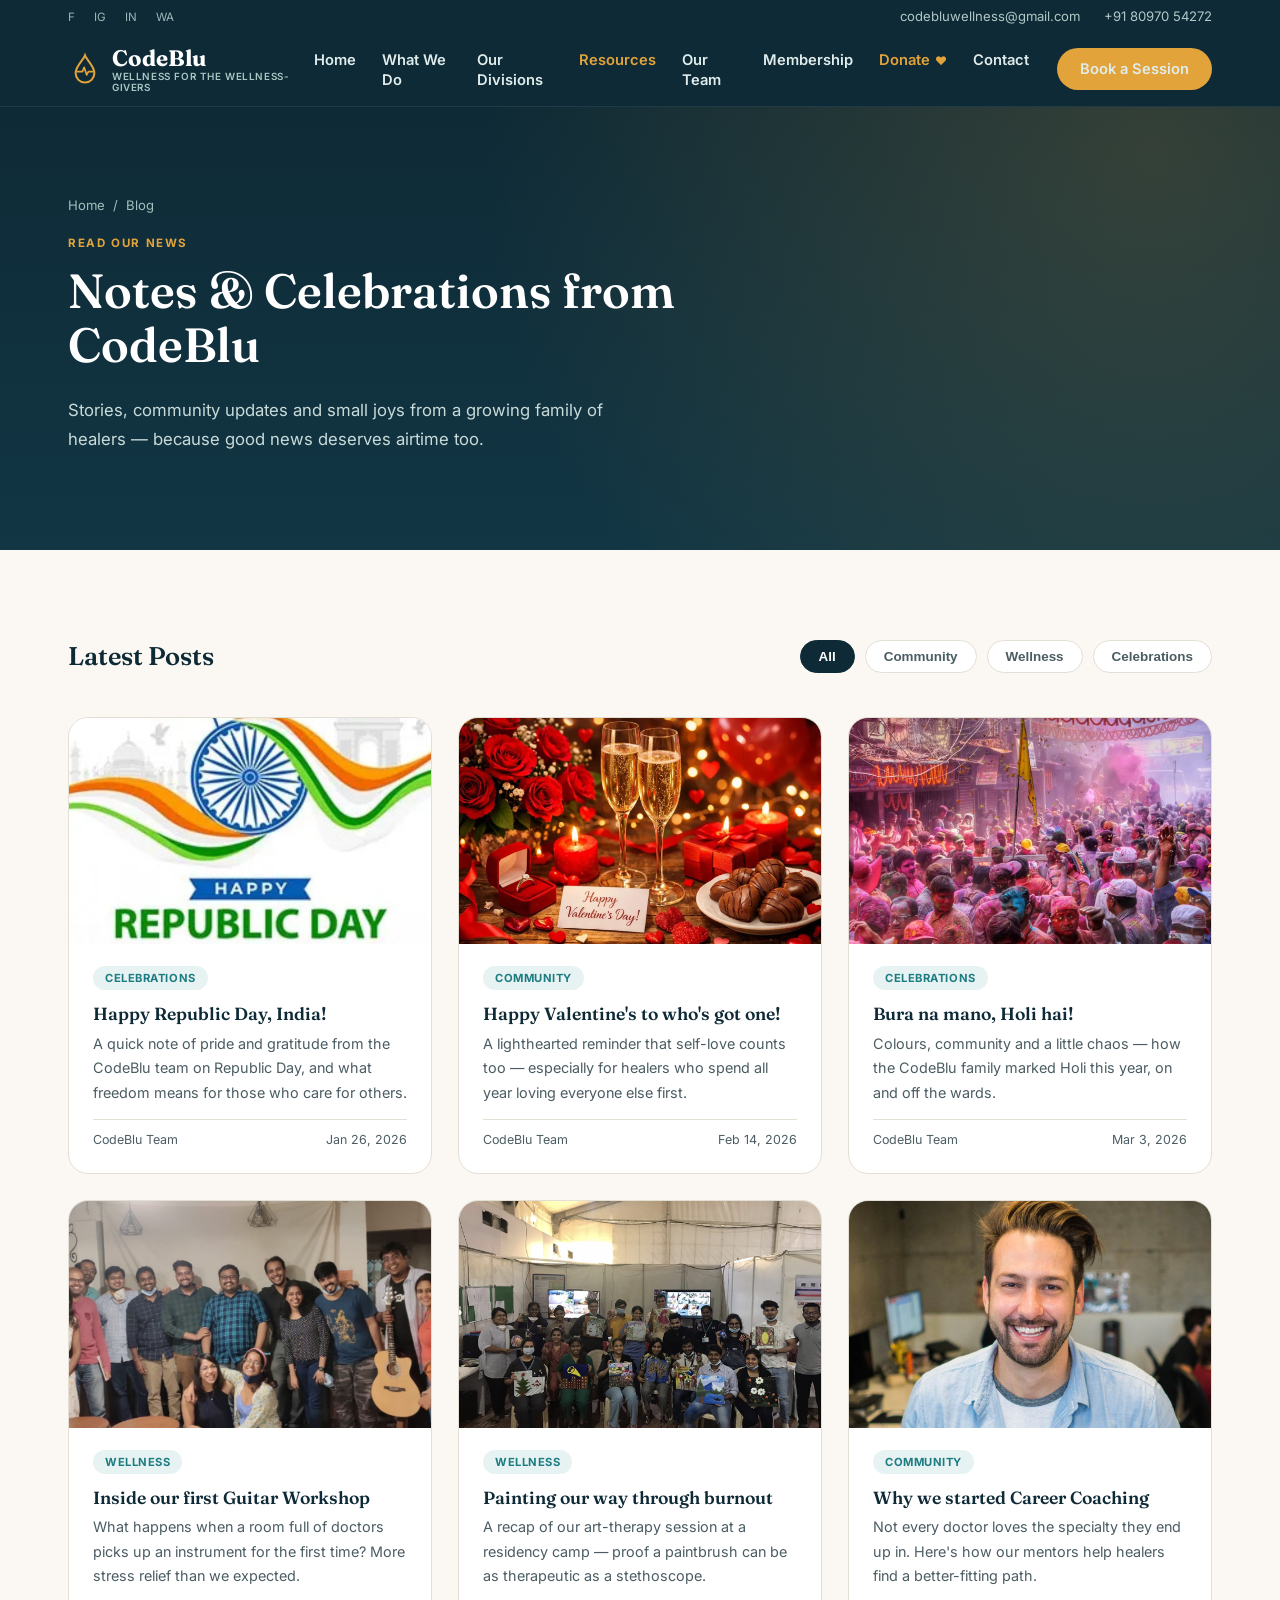
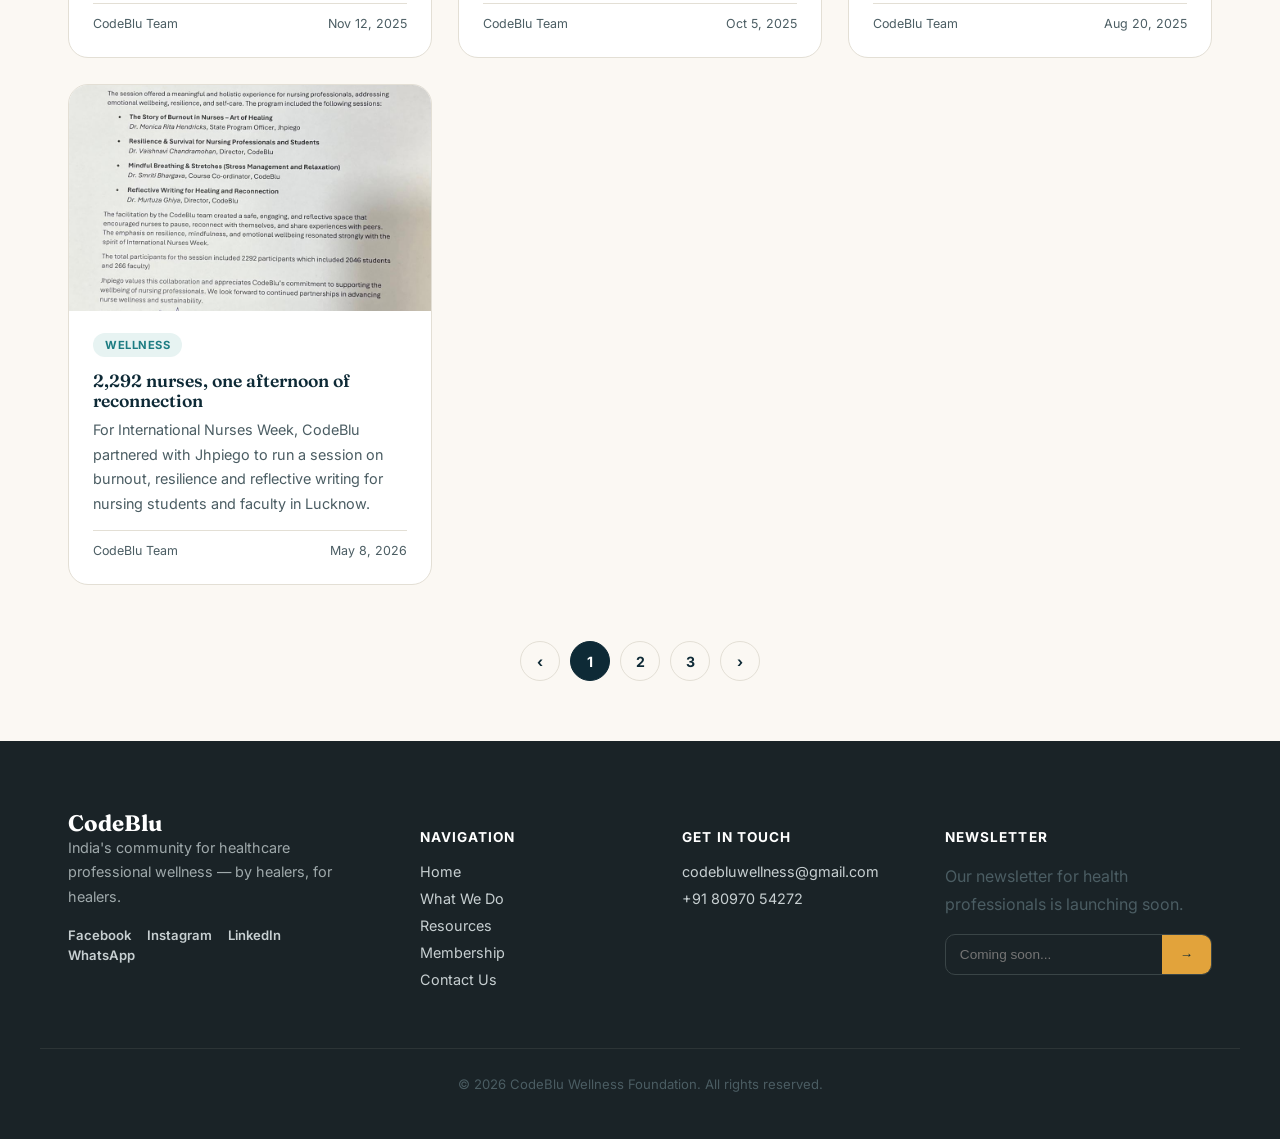
<file: blog.html>
<!DOCTYPE html>
<html lang="en">
<head>
<meta charset="UTF-8">
<meta name="viewport" content="width=device-width, initial-scale=1, shrink-to-fit=no">
<title>Blog — CodeBlu</title>
<meta name="description" content="Notes, updates and celebrations from the CodeBlu healthcare wellness community.">

<link rel="preconnect" href="https://fonts.googleapis.com">
<link rel="preconnect" href="https://fonts.gstatic.com" crossorigin>
<link href="https://fonts.googleapis.com/css2?family=Fraunces:ital,opsz,wght@0,9..144,300;0,9..144,450;0,9..144,600;0,9..144,700;1,9..144,450;1,9..144,600&family=Inter:wght@400;500;600;700;800&display=swap" rel="stylesheet">
<link rel="stylesheet" href="css/redesign.css">
</head>
<body>

<svg width="0" height="0" style="position:absolute">
  <symbol id="pulse" viewBox="0 0 400 60">
    <path d="M0 30 H130 L145 8 L162 52 L178 18 L190 40 L200 30 H400" fill="none" stroke-width="3" stroke-linecap="round" stroke-linejoin="round"/>
  </symbol>
</svg>

<div class="topbar">
  <div class="wrap topbar-row">
    <div class="topbar-social">
      <a href="#" aria-label="Facebook"><span>f</span></a>
      <a href="#" aria-label="Instagram"><span>ig</span></a>
      <a href="#" aria-label="LinkedIn"><span>in</span></a>
      <a href="https://wa.me/c/918097054272" target="_blank" aria-label="WhatsApp"><span>wa</span></a>
    </div>
    <div class="topbar-contact">
      <a href="mailto:codebluwellness@gmail.com">codebluwellness@gmail.com</a>
      <a href="tel:+918097054272">+91 80970 54272</a>
    </div>
  </div>
</div>

<header class="site-header">
  <div class="wrap nav-row">
    <a href="index.html" class="logo">
      <span class="logo-mark" aria-hidden="true">
        <svg viewBox="0 0 40 40" width="34" height="34"><path d="M20 4c-2 6-11 12-11 21a11 11 0 0 0 22 0c0-9-9-15-11-21z" fill="none" stroke="currentColor" stroke-width="2.4"/><path d="M11 23h6l2-5 3 9 2-4h5" fill="none" stroke="currentColor" stroke-width="2" stroke-linecap="round" stroke-linejoin="round"/></svg>
      </span>
      <span class="logo-text">CodeBlu<em>Wellness for the Wellness-givers</em></span>
    </a>

    <input type="checkbox" id="nav-toggle" class="nav-toggle">
    <label for="nav-toggle" class="nav-burger" aria-label="Menu"><span></span></label>

    <nav class="main-nav">
      <ul>
        <li><a href="index.html">Home</a></li>
        <li class="has-drop">
          <a href="index.html#what-we-do">What We Do</a>
          <button type="button" class="dd-toggle" aria-label="Toggle What We Do submenu" aria-expanded="false"><svg viewBox="0 0 24 24" width="14" height="14" fill="none"><path d="M6 9l6 6 6-6" stroke="currentColor" stroke-width="2" stroke-linecap="round" stroke-linejoin="round"/></svg></button>
          <ul class="dropdown">
            <li><a href="index.html#wellness-workshops">Wellness Workshops</a></li>
            <li><a href="index.html#hobby-workshops">Hobby Workshops</a></li>
            <li><a href="index.html#getaways">Getaways</a></li>
            <li><a href="index.html#career-coaching">Career Coaching</a></li>
          </ul>
        </li>
        <li><a href="index.html#specialist-teams">Our Divisions</a></li>
        <li class="has-drop active">
          <a href="index.html#resources">Resources</a>
          <button type="button" class="dd-toggle" aria-label="Toggle Resources submenu" aria-expanded="false"><svg viewBox="0 0 24 24" width="14" height="14" fill="none"><path d="M6 9l6 6 6-6" stroke="currentColor" stroke-width="2" stroke-linecap="round" stroke-linejoin="round"/></svg></button>
          <ul class="dropdown">
            <li><a href="books.html">Books</a></li>
            <li><a href="blog.html">Blog</a></li>
          </ul>
        </li>
        <li><a href="index.html#team">Our Team</a></li>
        <li><a href="membership.html">Membership</a></li>
        <li><a href="index.html?intent=donate#contactus" class="nav-donate">Donate</a></li>
        <li><a href="contact.html">Contact</a></li>
      </ul>
      <a href="index.html#contactus" class="btn btn-primary nav-cta">Book a Session</a>
    </nav>
  </div>
</header>

<main>

<section class="page-hero">
  <div class="wrap">
    <div class="breadcrumb"><a href="index.html">Home</a> / <span>Blog</span></div>
    <span class="eyebrow">READ OUR NEWS</span>
    <h1>Notes &amp; Celebrations from CodeBlu</h1>
    <p>Stories, community updates and small joys from a growing family of healers — because good news deserves airtime too.</p>
  </div>
</section>

<section class="blog-listing">
  <div class="wrap">
    <div class="blog-toolbar">
      <h2>Latest Posts</h2>
      <div class="blog-filters">
        <button class="active" type="button">All</button>
        <button type="button">Community</button>
        <button type="button">Wellness</button>
        <button type="button">Celebrations</button>
      </div>
    </div>

    <div class="blog-page-grid">
      <a href="#" class="blog-post-card" data-reveal>
        <img src="images/republic_blog.jpg" alt="Republic Day celebration">
        <div class="blog-post-body">
          <span class="blog-tag">Celebrations</span>
          <h3>Happy Republic Day, India!</h3>
          <p>A quick note of pride and gratitude from the CodeBlu team on Republic Day, and what freedom means for those who care for others.</p>
          <div class="blog-meta"><span>CodeBlu Team</span><span>Jan 26, 2026</span></div>
        </div>
      </a>

      <a href="#" class="blog-post-card" data-reveal>
        <img src="images/valentines_blog.jpg" alt="Valentine's Day post">
        <div class="blog-post-body">
          <span class="blog-tag">Community</span>
          <h3>Happy Valentine's to who's got one!</h3>
          <p>A lighthearted reminder that self-love counts too — especially for healers who spend all year loving everyone else first.</p>
          <div class="blog-meta"><span>CodeBlu Team</span><span>Feb 14, 2026</span></div>
        </div>
      </a>

      <a href="#" class="blog-post-card" data-reveal>
        <img src="images/holi_blog.jpg" alt="Holi celebration">
        <div class="blog-post-body">
          <span class="blog-tag">Celebrations</span>
          <h3>Bura na mano, Holi hai!</h3>
          <p>Colours, community and a little chaos — how the CodeBlu family marked Holi this year, on and off the wards.</p>
          <div class="blog-meta"><span>CodeBlu Team</span><span>Mar 3, 2026</span></div>
        </div>
      </a>

      <a href="#" class="blog-post-card" data-reveal>
        <img src="images/img_1.jpg" alt="Guitar workshop">
        <div class="blog-post-body">
          <span class="blog-tag">Wellness</span>
          <h3>Inside our first Guitar Workshop</h3>
          <p>What happens when a room full of doctors picks up an instrument for the first time? More stress relief than we expected.</p>
          <div class="blog-meta"><span>CodeBlu Team</span><span>Nov 12, 2025</span></div>
        </div>
      </a>

      <a href="#" class="blog-post-card" data-reveal>
        <img src="images/people.png" alt="Art therapy session">
        <div class="blog-post-body">
          <span class="blog-tag">Wellness</span>
          <h3>Painting our way through burnout</h3>
          <p>A recap of our art-therapy session at a residency camp — proof a paintbrush can be as therapeutic as a stethoscope.</p>
          <div class="blog-meta"><span>CodeBlu Team</span><span>Oct 5, 2025</span></div>
        </div>
      </a>

      <a href="#" class="blog-post-card" data-reveal>
        <img src="images/img_2.jpg" alt="Career coaching session">
        <div class="blog-post-body">
          <span class="blog-tag">Community</span>
          <h3>Why we started Career Coaching</h3>
          <p>Not every doctor loves the specialty they end up in. Here's how our mentors help healers find a better-fitting path.</p>
          <div class="blog-meta"><span>CodeBlu Team</span><span>Aug 20, 2025</span></div>
        </div>
      </a>

      <a href="#" class="blog-post-card" data-reveal>
        <img src="images/recognition/jhpiego-letter.jpg" alt="Jhpiego International Nurses Week wellness session">
        <div class="blog-post-body">
          <span class="blog-tag">Wellness</span>
          <h3>2,292 nurses, one afternoon of reconnection</h3>
          <p>For International Nurses Week, CodeBlu partnered with Jhpiego to run a session on burnout, resilience and reflective writing for nursing students and faculty in Lucknow.</p>
          <div class="blog-meta"><span>CodeBlu Team</span><span>May 8, 2026</span></div>
        </div>
      </a>
    </div>

    <div class="pager">
      <a href="#">&lsaquo;</a>
      <span class="active">1</span>
      <a href="#">2</a>
      <a href="#">3</a>
      <a href="#">&rsaquo;</a>
    </div>
  </div>
</section>

</main>

<footer class="site-footer">
  <div class="wrap footer-grid">
    <div class="footer-brand">
      <span class="logo-text light">CodeBlu</span>
      <p>India's community for healthcare professional wellness — by healers, for healers.</p>
      <div class="footer-social">
        <a href="#">Facebook</a><a href="#">Instagram</a><a href="#">LinkedIn</a>
        <a href="https://wa.me/c/918097054272" target="_blank">WhatsApp</a>
      </div>
    </div>
    <div class="footer-col">
      <h4>Navigation</h4>
      <ul>
        <li><a href="index.html">Home</a></li>
        <li><a href="index.html#what-we-do">What We Do</a></li>
        <li><a href="blog.html">Resources</a></li>
        <li><a href="membership.html">Membership</a></li>
        <li><a href="contact.html">Contact Us</a></li>
      </ul>
    </div>
    <div class="footer-col">
      <h4>Get In Touch</h4>
      <ul>
        <li><a href="mailto:codebluwellness@gmail.com">codebluwellness@gmail.com</a></li>
        <li><a href="tel:+918097054272">+91 80970 54272</a></li>
      </ul>
    </div>
    <div class="footer-col newsletter">
      <h4>Newsletter</h4>
      <p>Our newsletter for health professionals is launching soon.</p>
      <form onsubmit="return false;" class="news-form">
        <input type="email" placeholder="Coming soon...">
        <button type="submit">&rarr;</button>
      </form>
    </div>
  </div>
  <div class="wrap footer-bottom">
    <p>&copy; <span id="year"></span> CodeBlu Wellness Foundation. All rights reserved.</p>
  </div>
</footer>

<script src="js/redesign.js"></script>
</body>
</html>
</file>
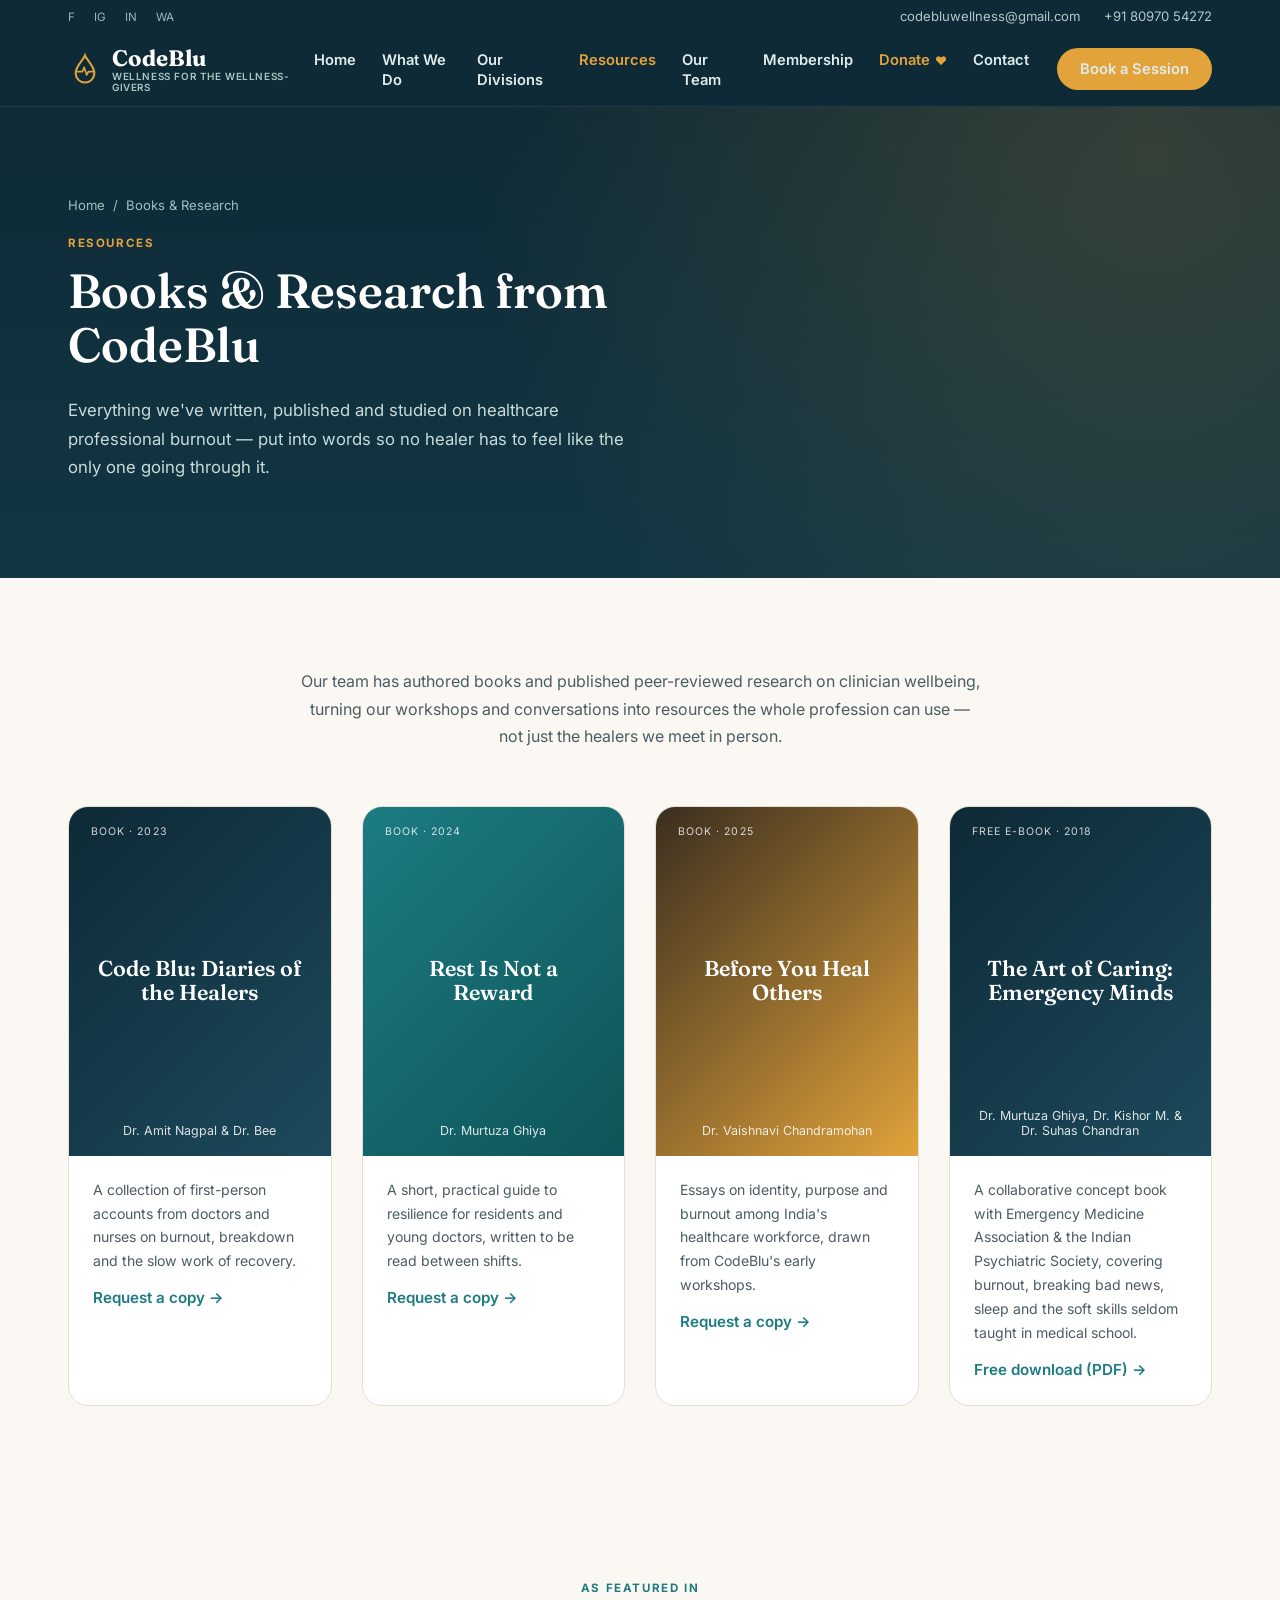
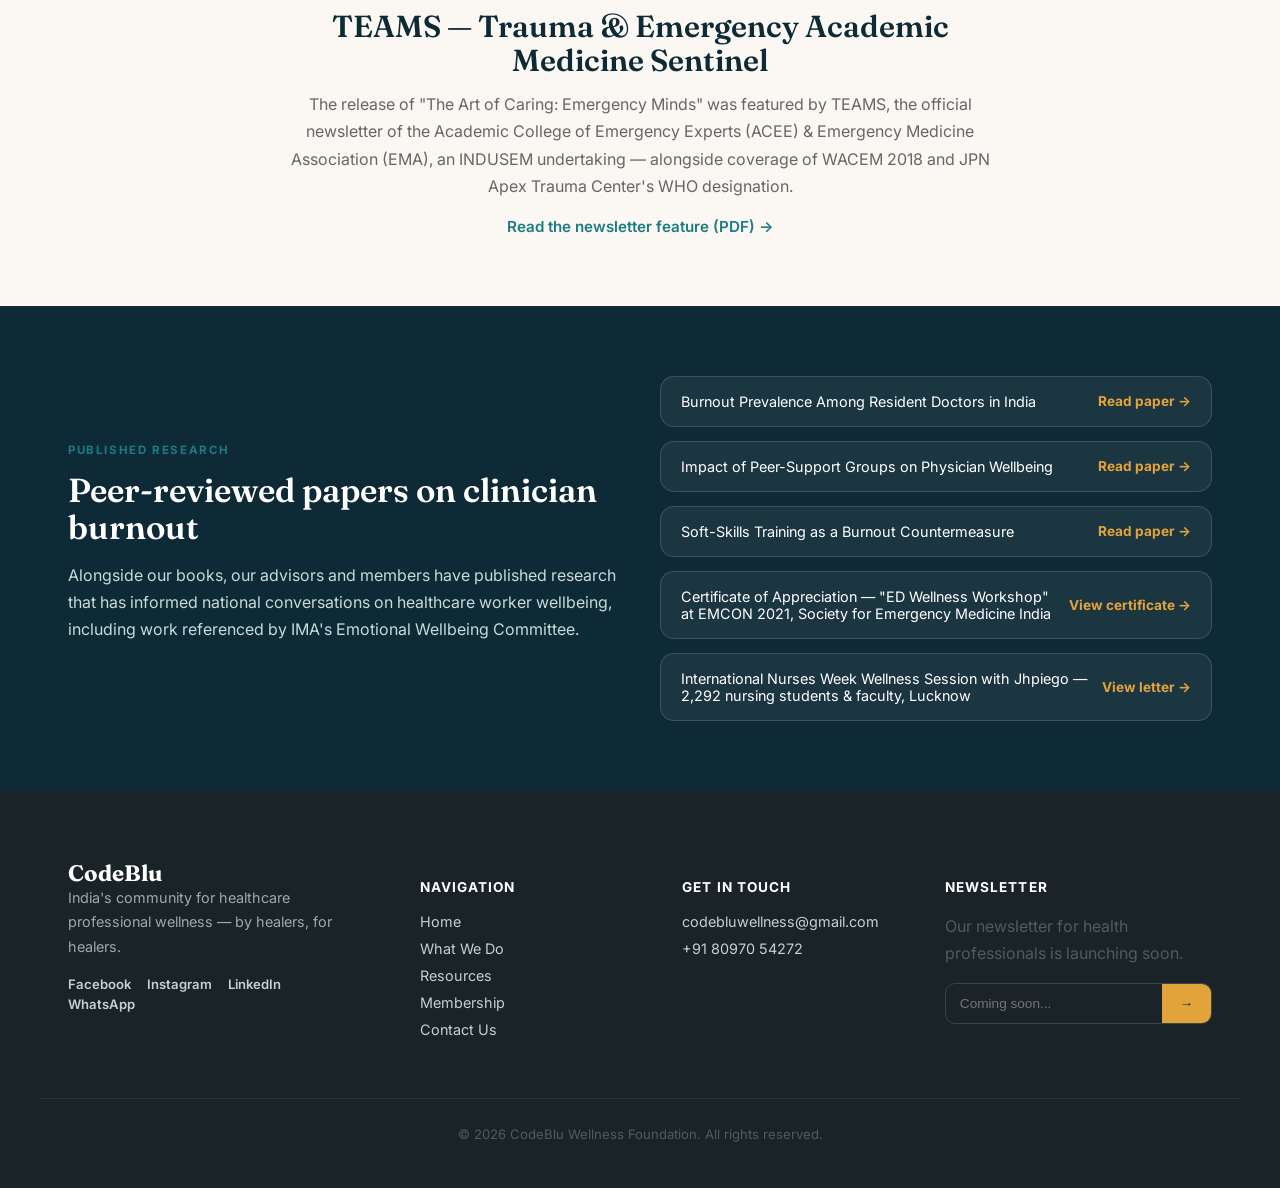
<file: books.html>
<!DOCTYPE html>
<html lang="en">
<head>
<meta charset="UTF-8">
<meta name="viewport" content="width=device-width, initial-scale=1, shrink-to-fit=no">
<title>Books &amp; Research — CodeBlu</title>
<meta name="description" content="Books and research published by CodeBlu on healthcare professional burnout, resilience and wellness.">

<link rel="preconnect" href="https://fonts.googleapis.com">
<link rel="preconnect" href="https://fonts.gstatic.com" crossorigin>
<link href="https://fonts.googleapis.com/css2?family=Fraunces:ital,opsz,wght@0,9..144,300;0,9..144,450;0,9..144,600;0,9..144,700;1,9..144,450;1,9..144,600&family=Inter:wght@400;500;600;700;800&display=swap" rel="stylesheet">
<link rel="stylesheet" href="css/redesign.css">
</head>
<body>

<svg width="0" height="0" style="position:absolute">
  <symbol id="pulse" viewBox="0 0 400 60">
    <path d="M0 30 H130 L145 8 L162 52 L178 18 L190 40 L200 30 H400" fill="none" stroke-width="3" stroke-linecap="round" stroke-linejoin="round"/>
  </symbol>
</svg>

<div class="topbar">
  <div class="wrap topbar-row">
    <div class="topbar-social">
      <a href="#" aria-label="Facebook"><span>f</span></a>
      <a href="#" aria-label="Instagram"><span>ig</span></a>
      <a href="#" aria-label="LinkedIn"><span>in</span></a>
      <a href="https://wa.me/c/918097054272" target="_blank" aria-label="WhatsApp"><span>wa</span></a>
    </div>
    <div class="topbar-contact">
      <a href="mailto:codebluwellness@gmail.com">codebluwellness@gmail.com</a>
      <a href="tel:+918097054272">+91 80970 54272</a>
    </div>
  </div>
</div>

<header class="site-header">
  <div class="wrap nav-row">
    <a href="index.html" class="logo">
      <span class="logo-mark" aria-hidden="true">
        <svg viewBox="0 0 40 40" width="34" height="34"><path d="M20 4c-2 6-11 12-11 21a11 11 0 0 0 22 0c0-9-9-15-11-21z" fill="none" stroke="currentColor" stroke-width="2.4"/><path d="M11 23h6l2-5 3 9 2-4h5" fill="none" stroke="currentColor" stroke-width="2" stroke-linecap="round" stroke-linejoin="round"/></svg>
      </span>
      <span class="logo-text">CodeBlu<em>Wellness for the Wellness-givers</em></span>
    </a>

    <input type="checkbox" id="nav-toggle" class="nav-toggle">
    <label for="nav-toggle" class="nav-burger" aria-label="Menu"><span></span></label>

    <nav class="main-nav">
      <ul>
        <li><a href="index.html">Home</a></li>
        <li class="has-drop">
          <a href="index.html#what-we-do">What We Do</a>
          <button type="button" class="dd-toggle" aria-label="Toggle What We Do submenu" aria-expanded="false"><svg viewBox="0 0 24 24" width="14" height="14" fill="none"><path d="M6 9l6 6 6-6" stroke="currentColor" stroke-width="2" stroke-linecap="round" stroke-linejoin="round"/></svg></button>
          <ul class="dropdown">
            <li><a href="index.html#wellness-workshops">Wellness Workshops</a></li>
            <li><a href="index.html#hobby-workshops">Hobby Workshops</a></li>
            <li><a href="index.html#getaways">Getaways</a></li>
            <li><a href="index.html#career-coaching">Career Coaching</a></li>
          </ul>
        </li>
        <li><a href="index.html#specialist-teams">Our Divisions</a></li>
        <li class="has-drop active">
          <a href="index.html#resources">Resources</a>
          <button type="button" class="dd-toggle" aria-label="Toggle Resources submenu" aria-expanded="false"><svg viewBox="0 0 24 24" width="14" height="14" fill="none"><path d="M6 9l6 6 6-6" stroke="currentColor" stroke-width="2" stroke-linecap="round" stroke-linejoin="round"/></svg></button>
          <ul class="dropdown">
            <li><a href="books.html">Books</a></li>
            <li><a href="blog.html">Blog</a></li>
          </ul>
        </li>
        <li><a href="index.html#team">Our Team</a></li>
        <li><a href="membership.html">Membership</a></li>
        <li><a href="index.html?intent=donate#contactus" class="nav-donate">Donate</a></li>
        <li><a href="contact.html">Contact</a></li>
      </ul>
      <a href="index.html#contactus" class="btn btn-primary nav-cta">Book a Session</a>
    </nav>
  </div>
</header>

<main>

<section class="page-hero">
  <div class="wrap">
    <div class="breadcrumb"><a href="index.html">Home</a> / <span>Books &amp; Research</span></div>
    <span class="eyebrow">RESOURCES</span>
    <h1>Books &amp; Research from CodeBlu</h1>
    <p>Everything we've written, published and studied on healthcare professional burnout — put into words so no healer has to feel like the only one going through it.</p>
  </div>
</section>

<section class="books-intro">
  <p>Our team has authored books and published peer-reviewed research on clinician wellbeing, turning our workshops and conversations into resources the whole profession can use — not just the healers we meet in person.</p>
</section>

<section class="books-listing">
  <div class="wrap">
    <div class="books-grid">
      <article class="book-card" data-reveal>
        <div class="book-cover cover-1">
          <span class="b-eyebrow">Book · 2023</span>
          <h3>Code Blu: Diaries of the Healers</h3>
          <span class="b-author">Dr. Amit Nagpal &amp; Dr. Bee</span>
        </div>
        <div class="book-info">
          <p>A collection of first-person accounts from doctors and nurses on burnout, breakdown and the slow work of recovery.</p>
          <a href="contact.html" class="link-arrow">Request a copy →</a>
        </div>
      </article>

      <article class="book-card" data-reveal>
        <div class="book-cover cover-2">
          <span class="b-eyebrow">Book · 2024</span>
          <h3>Rest Is Not a Reward</h3>
          <span class="b-author">Dr. Murtuza Ghiya</span>
        </div>
        <div class="book-info">
          <p>A short, practical guide to resilience for residents and young doctors, written to be read between shifts.</p>
          <a href="contact.html" class="link-arrow">Request a copy →</a>
        </div>
      </article>

      <article class="book-card" data-reveal>
        <div class="book-cover cover-3">
          <span class="b-eyebrow">Book · 2025</span>
          <h3>Before You Heal Others</h3>
          <span class="b-author">Dr. Vaishnavi Chandramohan</span>
        </div>
        <div class="book-info">
          <p>Essays on identity, purpose and burnout among India's healthcare workforce, drawn from CodeBlu's early workshops.</p>
          <a href="contact.html" class="link-arrow">Request a copy →</a>
        </div>
      </article>

      <article class="book-card" data-reveal>
        <div class="book-cover cover-1">
          <span class="b-eyebrow">Free e-book · 2018</span>
          <h3>The Art of Caring: Emergency Minds</h3>
          <span class="b-author">Dr. Murtuza Ghiya, Dr. Kishor M. &amp; Dr. Suhas Chandran</span>
        </div>
        <div class="book-info">
          <p>A collaborative concept book with Emergency Medicine Association &amp; the Indian Psychiatric Society, covering burnout, breaking bad news, sleep and the soft skills seldom taught in medical school.</p>
          <a href="assets/downloads/the-art-of-caring-emergency-minds.pdf" target="_blank" rel="noopener" class="link-arrow">Free download (PDF) →</a>
        </div>
      </article>
    </div>
  </div>
</section>

<section class="press-strip">
  <div class="wrap press-grid">
    <div class="press-copy" data-reveal>
      <span class="eyebrow">AS FEATURED IN</span>
      <h2>TEAMS — Trauma &amp; Emergency Academic Medicine Sentinel</h2>
      <p>The release of "The Art of Caring: Emergency Minds" was featured by TEAMS, the official newsletter of the Academic College of Emergency Experts (ACEE) &amp; Emergency Medicine Association (EMA), an INDUSEM undertaking — alongside coverage of WACEM 2018 and JPN Apex Trauma Center's WHO designation.</p>
      <a href="assets/downloads/teams-newsletter-oct-dec-2018.pdf" target="_blank" rel="noopener" class="link-arrow">Read the newsletter feature (PDF) →</a>
    </div>
  </div>
</section>

<section class="research-strip">
  <div class="wrap research-grid">
    <div class="research-copy" data-reveal>
      <span class="eyebrow">PUBLISHED RESEARCH</span>
      <h2>Peer-reviewed papers on clinician burnout</h2>
      <p>Alongside our books, our advisors and members have published research that has informed national conversations on healthcare worker wellbeing, including work referenced by IMA's Emotional Wellbeing Committee.</p>
    </div>
    <div class="research-list" data-reveal>
      <div class="research-item">
        <span>Burnout Prevalence Among Resident Doctors in India</span>
        <a href="#">Read paper →</a>
      </div>
      <div class="research-item">
        <span>Impact of Peer-Support Groups on Physician Wellbeing</span>
        <a href="#">Read paper →</a>
      </div>
      <div class="research-item">
        <span>Soft-Skills Training as a Burnout Countermeasure</span>
        <a href="#">Read paper →</a>
      </div>
      <div class="research-item">
        <span>Certificate of Appreciation — "ED Wellness Workshop" at EMCON 2021, Society for Emergency Medicine India</span>
        <a href="assets/downloads/emcon-2021-certificate-of-appreciation.pdf" target="_blank" rel="noopener">View certificate →</a>
      </div>
      <div class="research-item">
        <span>International Nurses Week Wellness Session with Jhpiego — 2,292 nursing students &amp; faculty, Lucknow</span>
        <a href="images/recognition/jhpiego-letter.jpg" target="_blank" rel="noopener">View letter →</a>
      </div>
    </div>
  </div>
</section>

</main>

<footer class="site-footer">
  <div class="wrap footer-grid">
    <div class="footer-brand">
      <span class="logo-text light">CodeBlu</span>
      <p>India's community for healthcare professional wellness — by healers, for healers.</p>
      <div class="footer-social">
        <a href="#">Facebook</a><a href="#">Instagram</a><a href="#">LinkedIn</a>
        <a href="https://wa.me/c/918097054272" target="_blank">WhatsApp</a>
      </div>
    </div>
    <div class="footer-col">
      <h4>Navigation</h4>
      <ul>
        <li><a href="index.html">Home</a></li>
        <li><a href="index.html#what-we-do">What We Do</a></li>
        <li><a href="blog.html">Resources</a></li>
        <li><a href="membership.html">Membership</a></li>
        <li><a href="contact.html">Contact Us</a></li>
      </ul>
    </div>
    <div class="footer-col">
      <h4>Get In Touch</h4>
      <ul>
        <li><a href="mailto:codebluwellness@gmail.com">codebluwellness@gmail.com</a></li>
        <li><a href="tel:+918097054272">+91 80970 54272</a></li>
      </ul>
    </div>
    <div class="footer-col newsletter">
      <h4>Newsletter</h4>
      <p>Our newsletter for health professionals is launching soon.</p>
      <form onsubmit="return false;" class="news-form">
        <input type="email" placeholder="Coming soon...">
        <button type="submit">&rarr;</button>
      </form>
    </div>
  </div>
  <div class="wrap footer-bottom">
    <p>&copy; <span id="year"></span> CodeBlu Wellness Foundation. All rights reserved.</p>
  </div>
</footer>

<script src="js/redesign.js"></script>
</body>
</html>
</file>
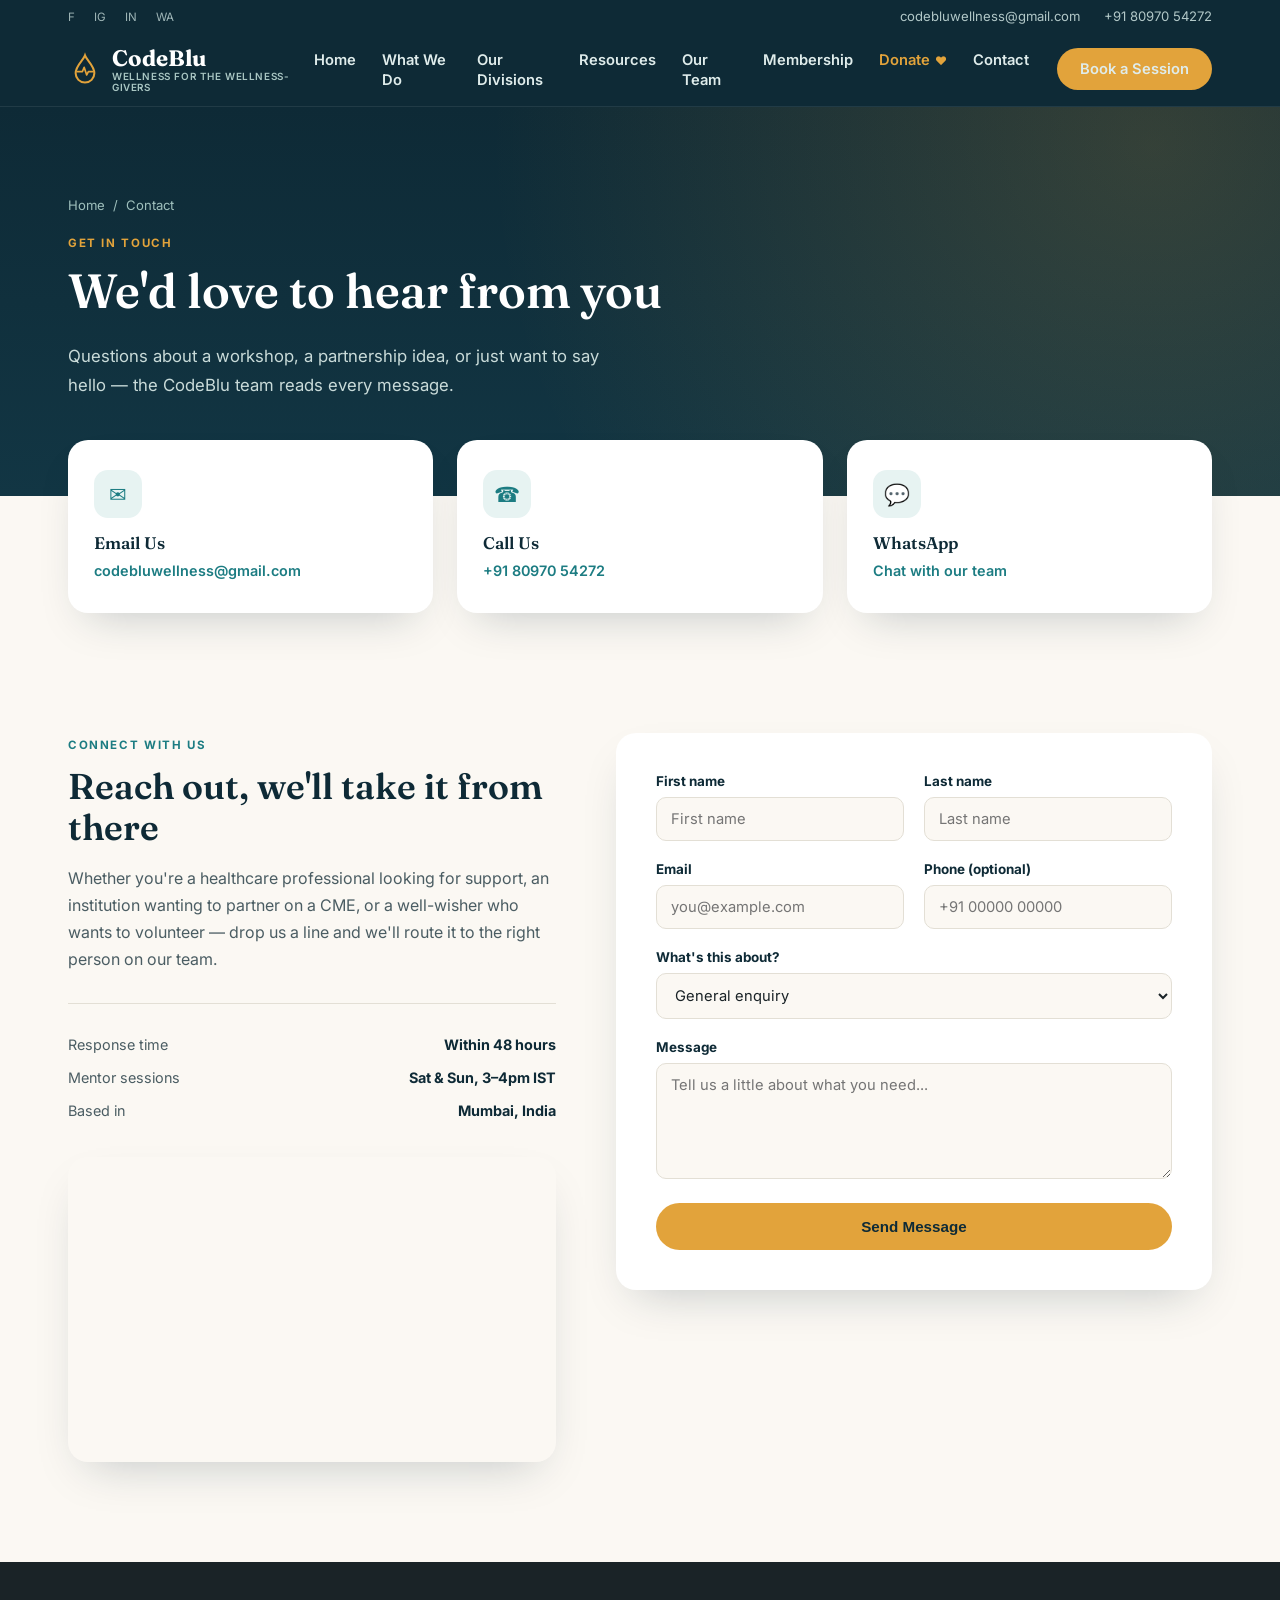
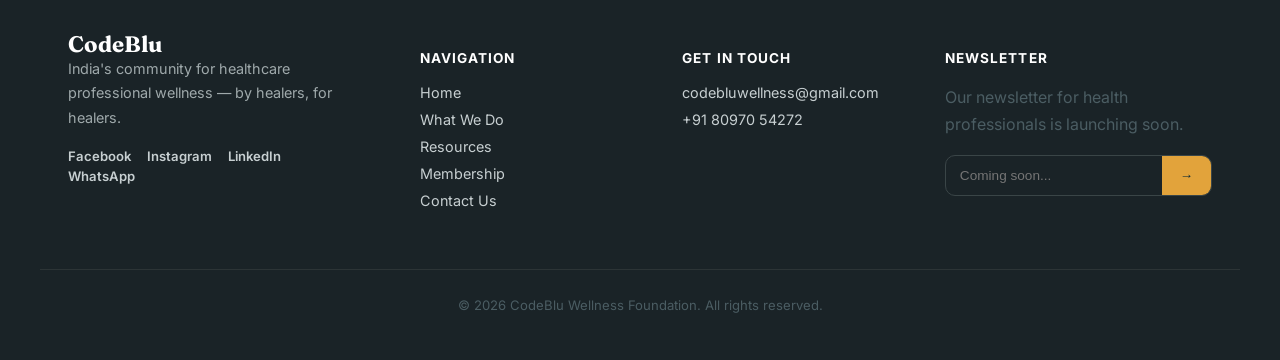
<file: contact.html>
<!DOCTYPE html>
<html lang="en">
<head>
<meta charset="UTF-8">
<meta name="viewport" content="width=device-width, initial-scale=1, shrink-to-fit=no">
<title>Contact — CodeBlu</title>
<meta name="description" content="Get in touch with CodeBlu — India's wellness community for healthcare professionals.">

<link rel="preconnect" href="https://fonts.googleapis.com">
<link rel="preconnect" href="https://fonts.gstatic.com" crossorigin>
<link href="https://fonts.googleapis.com/css2?family=Fraunces:ital,opsz,wght@0,9..144,300;0,9..144,450;0,9..144,600;0,9..144,700;1,9..144,450;1,9..144,600&family=Inter:wght@400;500;600;700;800&display=swap" rel="stylesheet">
<link rel="stylesheet" href="css/redesign.css">
</head>
<body>

<svg width="0" height="0" style="position:absolute">
  <symbol id="pulse" viewBox="0 0 400 60">
    <path d="M0 30 H130 L145 8 L162 52 L178 18 L190 40 L200 30 H400" fill="none" stroke-width="3" stroke-linecap="round" stroke-linejoin="round"/>
  </symbol>
</svg>

<div class="topbar">
  <div class="wrap topbar-row">
    <div class="topbar-social">
      <a href="#" aria-label="Facebook"><span>f</span></a>
      <a href="#" aria-label="Instagram"><span>ig</span></a>
      <a href="#" aria-label="LinkedIn"><span>in</span></a>
      <a href="https://wa.me/c/918097054272" target="_blank" aria-label="WhatsApp"><span>wa</span></a>
    </div>
    <div class="topbar-contact">
      <a href="mailto:codebluwellness@gmail.com">codebluwellness@gmail.com</a>
      <a href="tel:+918097054272">+91 80970 54272</a>
    </div>
  </div>
</div>

<header class="site-header">
  <div class="wrap nav-row">
    <a href="index.html" class="logo">
      <span class="logo-mark" aria-hidden="true">
        <svg viewBox="0 0 40 40" width="34" height="34"><path d="M20 4c-2 6-11 12-11 21a11 11 0 0 0 22 0c0-9-9-15-11-21z" fill="none" stroke="currentColor" stroke-width="2.4"/><path d="M11 23h6l2-5 3 9 2-4h5" fill="none" stroke="currentColor" stroke-width="2" stroke-linecap="round" stroke-linejoin="round"/></svg>
      </span>
      <span class="logo-text">CodeBlu<em>Wellness for the Wellness-givers</em></span>
    </a>

    <input type="checkbox" id="nav-toggle" class="nav-toggle">
    <label for="nav-toggle" class="nav-burger" aria-label="Menu"><span></span></label>

    <nav class="main-nav">
      <ul>
        <li><a href="index.html">Home</a></li>
        <li class="has-drop">
          <a href="index.html#what-we-do">What We Do</a>
          <button type="button" class="dd-toggle" aria-label="Toggle What We Do submenu" aria-expanded="false"><svg viewBox="0 0 24 24" width="14" height="14" fill="none"><path d="M6 9l6 6 6-6" stroke="currentColor" stroke-width="2" stroke-linecap="round" stroke-linejoin="round"/></svg></button>
          <ul class="dropdown">
            <li><a href="index.html#wellness-workshops">Wellness Workshops</a></li>
            <li><a href="index.html#hobby-workshops">Hobby Workshops</a></li>
            <li><a href="index.html#getaways">Getaways</a></li>
            <li><a href="index.html#career-coaching">Career Coaching</a></li>
          </ul>
        </li>
        <li><a href="index.html#specialist-teams">Our Divisions</a></li>
        <li class="has-drop">
          <a href="index.html#resources">Resources</a>
          <button type="button" class="dd-toggle" aria-label="Toggle Resources submenu" aria-expanded="false"><svg viewBox="0 0 24 24" width="14" height="14" fill="none"><path d="M6 9l6 6 6-6" stroke="currentColor" stroke-width="2" stroke-linecap="round" stroke-linejoin="round"/></svg></button>
          <ul class="dropdown">
            <li><a href="books.html">Books</a></li>
            <li><a href="blog.html">Blog</a></li>
          </ul>
        </li>
        <li><a href="index.html#team">Our Team</a></li>
        <li><a href="membership.html">Membership</a></li>
        <li><a href="?intent=donate#contactus" class="nav-donate">Donate</a></li>
        <li><a href="contact.html" class="active">Contact</a></li>
      </ul>
      <a href="index.html#contactus" class="btn btn-primary nav-cta">Book a Session</a>
    </nav>
  </div>
</header>

<main>

<section class="page-hero">
  <div class="wrap">
    <div class="breadcrumb"><a href="index.html">Home</a> / <span>Contact</span></div>
    <span class="eyebrow">GET IN TOUCH</span>
    <h1>We'd love to hear from you</h1>
    <p>Questions about a workshop, a partnership idea, or just want to say hello — the CodeBlu team reads every message.</p>
  </div>
</section>

<section class="contact-cards">
  <div class="wrap">
    <div class="contact-cards-grid">
      <div class="contact-card" data-reveal>
        <span class="c-icon">✉</span>
        <h3>Email Us</h3>
        <p><a href="mailto:codebluwellness@gmail.com">codebluwellness@gmail.com</a></p>
      </div>
      <div class="contact-card" data-reveal>
        <span class="c-icon">☎</span>
        <h3>Call Us</h3>
        <p><a href="tel:+918097054272">+91 80970 54272</a></p>
      </div>
      <div class="contact-card" data-reveal>
        <span class="c-icon">💬</span>
        <h3>WhatsApp</h3>
        <p><a href="https://wa.me/c/918097054272" target="_blank">Chat with our team</a></p>
      </div>
    </div>
  </div>
</section>

<section class="contact-main" id="contactus">
  <div class="wrap contact-grid">
    <div class="contact-copy" data-reveal>
      <span class="eyebrow">CONNECT WITH US</span>
      <h2>Reach out, we'll take it from there</h2>
      <p>Whether you're a healthcare professional looking for support, an institution wanting to partner on a CME, or a well-wisher who wants to volunteer — drop us a line and we'll route it to the right person on our team.</p>

      <div class="contact-hours">
        <div><span>Response time</span><strong>Within 48 hours</strong></div>
        <div><span>Mentor sessions</span><strong>Sat &amp; Sun, 3–4pm IST</strong></div>
        <div><span>Based in</span><strong>Mumbai, India</strong></div>
      </div>

      <div class="contact-map">
        <iframe
          src="https://www.google.com/maps?q=Mumbai,Maharashtra,India&output=embed"
          loading="lazy" referrerpolicy="no-referrer-when-downgrade"
          title="CodeBlu location map"></iframe>
      </div>
    </div>

    <form class="contact-form-box" data-reveal onsubmit="return false;">
      <div class="form-row two">
        <div class="field">
          <label for="c-fname">First name</label>
          <input type="text" id="c-fname" placeholder="First name">
        </div>
        <div class="field">
          <label for="c-lname">Last name</label>
          <input type="text" id="c-lname" placeholder="Last name">
        </div>
      </div>
      <div class="form-row two">
        <div class="field">
          <label for="c-email">Email</label>
          <input type="email" id="c-email" placeholder="you@example.com">
        </div>
        <div class="field">
          <label for="c-phone">Phone (optional)</label>
          <input type="tel" id="c-phone" placeholder="+91 00000 00000">
        </div>
      </div>
      <div class="form-row">
        <div class="field">
          <label for="c-subject">What's this about?</label>
          <select id="c-subject">
            <option>General enquiry</option>
            <option>Booking a workshop</option>
            <option>Career coaching</option>
            <option>Partnership / CME</option>
            <option>Volunteering</option>
            <option>Making a donation</option>
          </select>
        </div>
      </div>
      <div class="form-row">
        <div class="field">
          <label for="c-message">Message</label>
          <textarea id="c-message" rows="5" placeholder="Tell us a little about what you need..."></textarea>
        </div>
      </div>
      <button type="submit" class="btn btn-primary full">Send Message</button>
    </form>
  </div>
</section>

</main>

<footer class="site-footer">
  <div class="wrap footer-grid">
    <div class="footer-brand">
      <span class="logo-text light">CodeBlu</span>
      <p>India's community for healthcare professional wellness — by healers, for healers.</p>
      <div class="footer-social">
        <a href="#">Facebook</a><a href="#">Instagram</a><a href="#">LinkedIn</a>
        <a href="https://wa.me/c/918097054272" target="_blank">WhatsApp</a>
      </div>
    </div>
    <div class="footer-col">
      <h4>Navigation</h4>
      <ul>
        <li><a href="index.html">Home</a></li>
        <li><a href="index.html#what-we-do">What We Do</a></li>
        <li><a href="blog.html">Resources</a></li>
        <li><a href="membership.html">Membership</a></li>
        <li><a href="contact.html">Contact Us</a></li>
      </ul>
    </div>
    <div class="footer-col">
      <h4>Get In Touch</h4>
      <ul>
        <li><a href="mailto:codebluwellness@gmail.com">codebluwellness@gmail.com</a></li>
        <li><a href="tel:+918097054272">+91 80970 54272</a></li>
      </ul>
    </div>
    <div class="footer-col newsletter">
      <h4>Newsletter</h4>
      <p>Our newsletter for health professionals is launching soon.</p>
      <form onsubmit="return false;" class="news-form">
        <input type="email" placeholder="Coming soon...">
        <button type="submit">&rarr;</button>
      </form>
    </div>
  </div>
  <div class="wrap footer-bottom">
    <p>&copy; <span id="year"></span> CodeBlu Wellness Foundation. All rights reserved.</p>
  </div>
</footer>

<script src="js/redesign.js"></script>
</body>
</html>
</file>
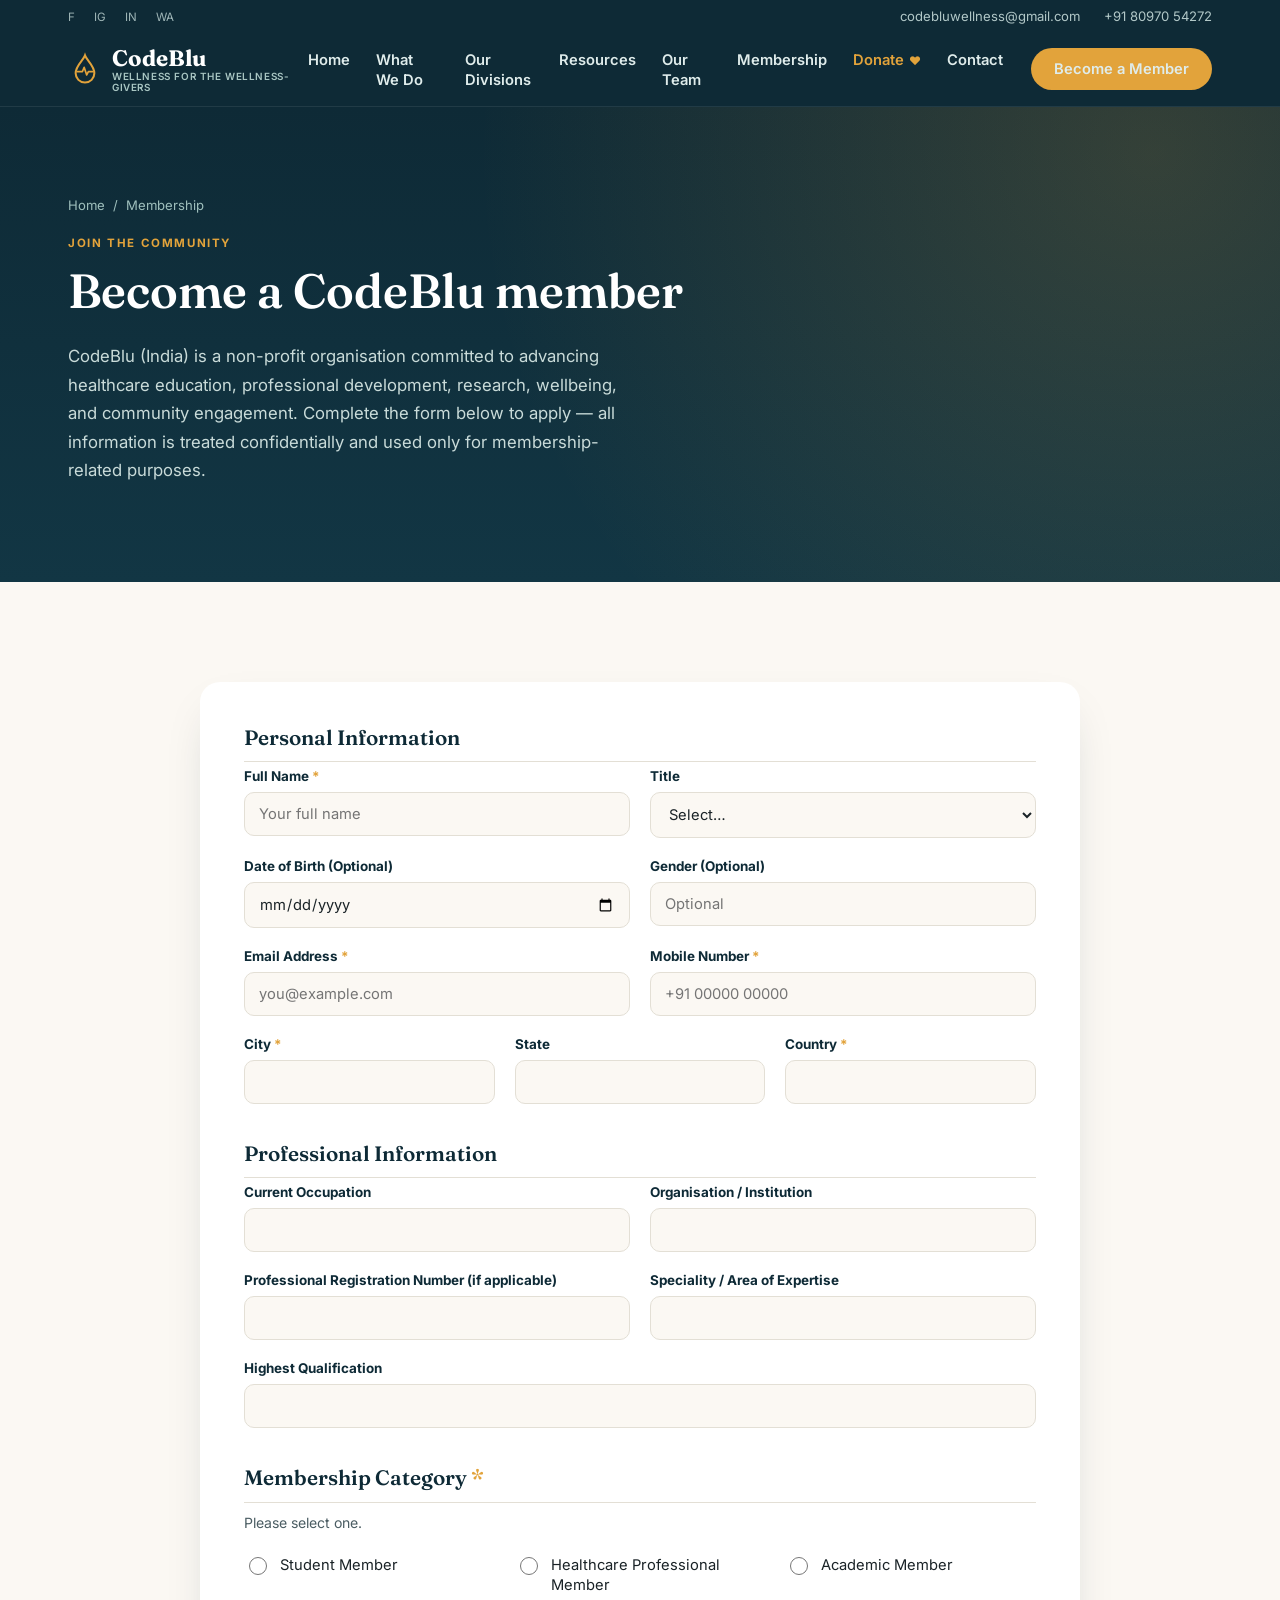
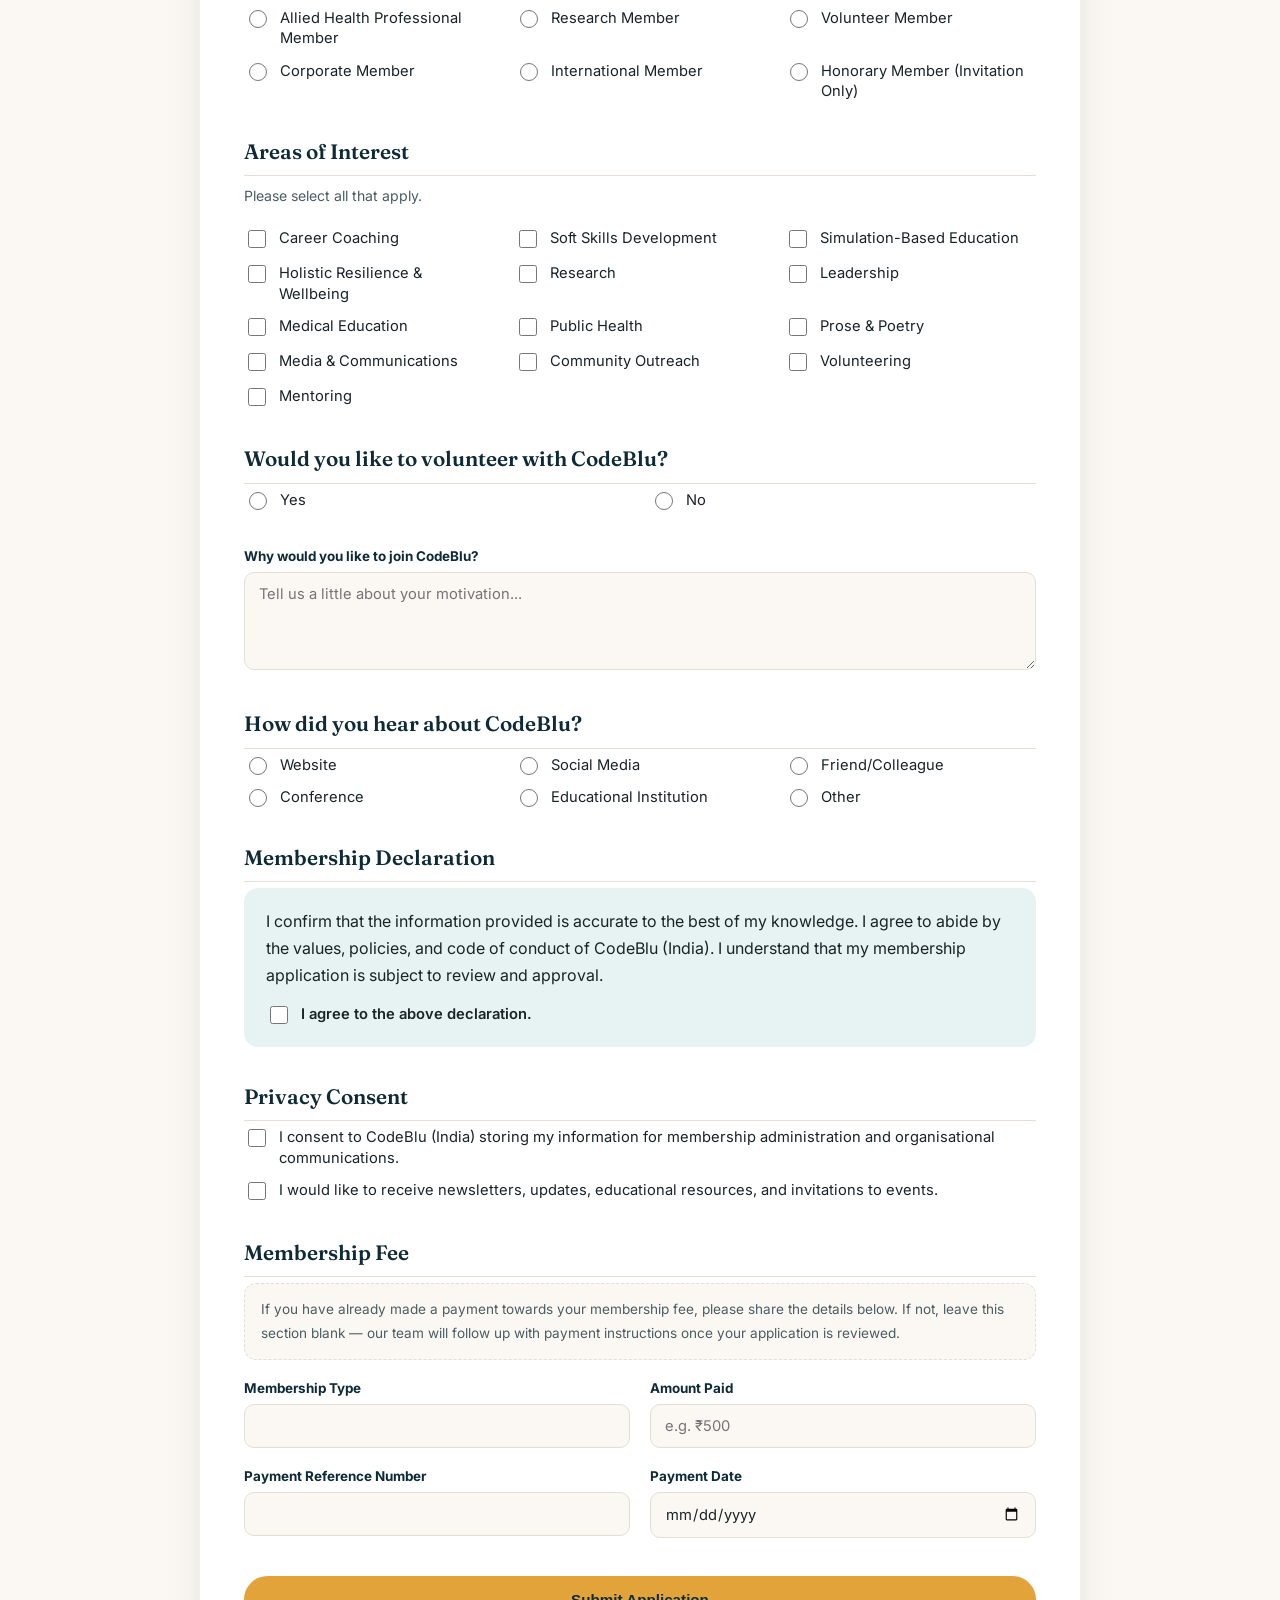
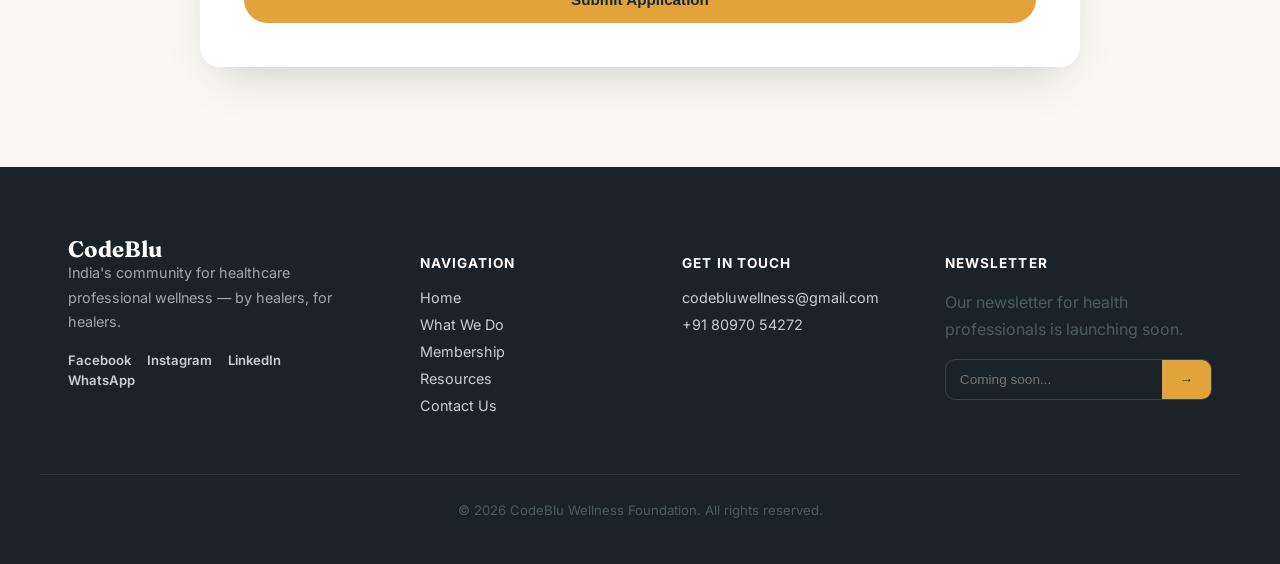
<file: membership.html>
<!DOCTYPE html>
<html lang="en">
<head>
<meta charset="UTF-8">
<meta name="viewport" content="width=device-width, initial-scale=1, shrink-to-fit=no">
<title>Membership Application — CodeBlu</title>
<meta name="description" content="Apply to become a member of CodeBlu (India) — a non-profit community advancing healthcare education, professional development, research, wellbeing, and community engagement.">

<link rel="preconnect" href="https://fonts.googleapis.com">
<link rel="preconnect" href="https://fonts.gstatic.com" crossorigin>
<link href="https://fonts.googleapis.com/css2?family=Fraunces:ital,opsz,wght@0,9..144,300;0,9..144,450;0,9..144,600;0,9..144,700;1,9..144,450;1,9..144,600&family=Inter:wght@400;500;600;700;800&display=swap" rel="stylesheet">
<link rel="stylesheet" href="css/redesign.css">
</head>
<body>

<svg width="0" height="0" style="position:absolute">
  <symbol id="pulse" viewBox="0 0 400 60">
    <path d="M0 30 H130 L145 8 L162 52 L178 18 L190 40 L200 30 H400" fill="none" stroke-width="3" stroke-linecap="round" stroke-linejoin="round"/>
  </symbol>
</svg>

<div class="topbar">
  <div class="wrap topbar-row">
    <div class="topbar-social">
      <a href="#" aria-label="Facebook"><span>f</span></a>
      <a href="#" aria-label="Instagram"><span>ig</span></a>
      <a href="#" aria-label="LinkedIn"><span>in</span></a>
      <a href="https://wa.me/c/918097054272" target="_blank" aria-label="WhatsApp"><span>wa</span></a>
    </div>
    <div class="topbar-contact">
      <a href="mailto:codebluwellness@gmail.com">codebluwellness@gmail.com</a>
      <a href="tel:+918097054272">+91 80970 54272</a>
    </div>
  </div>
</div>

<header class="site-header">
  <div class="wrap nav-row">
    <a href="index.html" class="logo">
      <span class="logo-mark" aria-hidden="true">
        <svg viewBox="0 0 40 40" width="34" height="34"><path d="M20 4c-2 6-11 12-11 21a11 11 0 0 0 22 0c0-9-9-15-11-21z" fill="none" stroke="currentColor" stroke-width="2.4"/><path d="M11 23h6l2-5 3 9 2-4h5" fill="none" stroke="currentColor" stroke-width="2" stroke-linecap="round" stroke-linejoin="round"/></svg>
      </span>
      <span class="logo-text">CodeBlu<em>Wellness for the Wellness-givers</em></span>
    </a>

    <input type="checkbox" id="nav-toggle" class="nav-toggle">
    <label for="nav-toggle" class="nav-burger" aria-label="Menu"><span></span></label>

    <nav class="main-nav">
      <ul>
        <li><a href="index.html">Home</a></li>
        <li class="has-drop">
          <a href="index.html#what-we-do">What We Do</a>
          <button type="button" class="dd-toggle" aria-label="Toggle What We Do submenu" aria-expanded="false"><svg viewBox="0 0 24 24" width="14" height="14" fill="none"><path d="M6 9l6 6 6-6" stroke="currentColor" stroke-width="2" stroke-linecap="round" stroke-linejoin="round"/></svg></button>
          <ul class="dropdown">
            <li><a href="index.html#wellness-workshops">Wellness Workshops</a></li>
            <li><a href="index.html#hobby-workshops">Hobby Workshops</a></li>
            <li><a href="index.html#getaways">Getaways</a></li>
            <li><a href="index.html#career-coaching">Career Coaching</a></li>
          </ul>
        </li>
        <li><a href="index.html#specialist-teams">Our Divisions</a></li>
        <li class="has-drop">
          <a href="index.html#resources">Resources</a>
          <button type="button" class="dd-toggle" aria-label="Toggle Resources submenu" aria-expanded="false"><svg viewBox="0 0 24 24" width="14" height="14" fill="none"><path d="M6 9l6 6 6-6" stroke="currentColor" stroke-width="2" stroke-linecap="round" stroke-linejoin="round"/></svg></button>
          <ul class="dropdown">
            <li><a href="books.html">Books</a></li>
            <li><a href="blog.html">Blog</a></li>
          </ul>
        </li>
        <li><a href="index.html#team">Our Team</a></li>
        <li><a href="membership.html" class="active">Membership</a></li>
        <li><a href="contact.html?intent=donate#contactus" class="nav-donate">Donate</a></li>
        <li><a href="contact.html">Contact</a></li>
      </ul>
      <a href="membership.html" class="btn btn-primary nav-cta">Become a Member</a>
    </nav>
  </div>
</header>

<main>

<section class="page-hero">
  <div class="wrap">
    <div class="breadcrumb"><a href="index.html">Home</a> / <span>Membership</span></div>
    <span class="eyebrow">JOIN THE COMMUNITY</span>
    <h1>Become a CodeBlu member</h1>
    <p>CodeBlu (India) is a non-profit organisation committed to advancing healthcare education, professional development, research, wellbeing, and community engagement. Complete the form below to apply — all information is treated confidentially and used only for membership-related purposes.</p>
  </div>
</section>

<section class="contact-main" id="membership-form">
  <div class="wrap">
    <form class="membership-form-box" id="membership-application-form" novalidate>

      <!-- Honeypot field for basic spam protection, hidden from real users -->
      <input type="text" name="botcheck" class="hp-field" style="display:none" tabindex="-1" autocomplete="off">

      <!-- Web3Forms delivery settings -->
      <input type="hidden" name="access_key" value="YOUR_WEB3FORMS_ACCESS_KEY">
      <input type="hidden" name="subject" value="New CodeBlu Membership Application">
      <input type="hidden" name="from_name" value="CodeBlu Website — Membership Form">

      <div class="form-section">
        <h2 class="form-section-title">Personal Information</h2>

        <div class="form-row two">
          <div class="field">
            <label for="m-fullname" class="field-required">Full Name</label>
            <input type="text" id="m-fullname" name="Full Name" required placeholder="Your full name">
          </div>
          <div class="field">
            <label for="m-title">Title</label>
            <select id="m-title" name="Title">
              <option value="">Select…</option>
              <option>Dr.</option>
              <option>Mr.</option>
              <option>Mrs.</option>
              <option>Ms.</option>
              <option>Prof.</option>
              <option>Other</option>
            </select>
          </div>
        </div>

        <div class="form-row two">
          <div class="field">
            <label for="m-dob">Date of Birth (Optional)</label>
            <input type="date" id="m-dob" name="Date of Birth">
          </div>
          <div class="field">
            <label for="m-gender">Gender (Optional)</label>
            <input type="text" id="m-gender" name="Gender" placeholder="Optional">
          </div>
        </div>

        <div class="form-row two">
          <div class="field">
            <label for="m-email" class="field-required">Email Address</label>
            <input type="email" id="m-email" name="Email Address" required placeholder="you@example.com">
          </div>
          <div class="field">
            <label for="m-mobile" class="field-required">Mobile Number</label>
            <input type="tel" id="m-mobile" name="Mobile Number" required placeholder="+91 00000 00000">
          </div>
        </div>

        <div class="form-row three">
          <div class="field">
            <label for="m-city" class="field-required">City</label>
            <input type="text" id="m-city" name="City" required>
          </div>
          <div class="field">
            <label for="m-state">State</label>
            <input type="text" id="m-state" name="State">
          </div>
          <div class="field">
            <label for="m-country" class="field-required">Country</label>
            <input type="text" id="m-country" name="Country" required>
          </div>
        </div>
      </div>

      <div class="form-section">
        <h2 class="form-section-title">Professional Information</h2>

        <div class="form-row two">
          <div class="field">
            <label for="m-occupation">Current Occupation</label>
            <input type="text" id="m-occupation" name="Current Occupation">
          </div>
          <div class="field">
            <label for="m-org">Organisation / Institution</label>
            <input type="text" id="m-org" name="Organisation/Institution">
          </div>
        </div>

        <div class="form-row two">
          <div class="field">
            <label for="m-regno">Professional Registration Number (if applicable)</label>
            <input type="text" id="m-regno" name="Professional Registration Number">
          </div>
          <div class="field">
            <label for="m-speciality">Speciality / Area of Expertise</label>
            <input type="text" id="m-speciality" name="Speciality/Area of Expertise">
          </div>
        </div>

        <div class="form-row">
          <div class="field">
            <label for="m-qualification">Highest Qualification</label>
            <input type="text" id="m-qualification" name="Highest Qualification">
          </div>
        </div>
      </div>

      <div class="form-section">
        <h2 class="form-section-title field-required">Membership Category</h2>
        <p class="form-section-hint">Please select one.</p>
        <div class="radio-group">
          <label class="radio-option"><input type="radio" name="Membership Category" value="Student Member" required> Student Member</label>
          <label class="radio-option"><input type="radio" name="Membership Category" value="Healthcare Professional Member" required> Healthcare Professional Member</label>
          <label class="radio-option"><input type="radio" name="Membership Category" value="Academic Member" required> Academic Member</label>
          <label class="radio-option"><input type="radio" name="Membership Category" value="Allied Health Professional Member" required> Allied Health Professional Member</label>
          <label class="radio-option"><input type="radio" name="Membership Category" value="Research Member" required> Research Member</label>
          <label class="radio-option"><input type="radio" name="Membership Category" value="Volunteer Member" required> Volunteer Member</label>
          <label class="radio-option"><input type="radio" name="Membership Category" value="Corporate Member" required> Corporate Member</label>
          <label class="radio-option"><input type="radio" name="Membership Category" value="International Member" required> International Member</label>
          <label class="radio-option"><input type="radio" name="Membership Category" value="Honorary Member (Invitation Only)" required> Honorary Member (Invitation Only)</label>
        </div>
      </div>

      <div class="form-section">
        <h2 class="form-section-title">Areas of Interest</h2>
        <p class="form-section-hint">Please select all that apply.</p>
        <div class="checkbox-group" id="m-interests-group">
          <label class="checkbox-option"><input type="checkbox" name="Areas of Interest" value="Career Coaching"> Career Coaching</label>
          <label class="checkbox-option"><input type="checkbox" name="Areas of Interest" value="Soft Skills Development"> Soft Skills Development</label>
          <label class="checkbox-option"><input type="checkbox" name="Areas of Interest" value="Simulation-Based Education"> Simulation-Based Education</label>
          <label class="checkbox-option"><input type="checkbox" name="Areas of Interest" value="Holistic Resilience & Wellbeing"> Holistic Resilience &amp; Wellbeing</label>
          <label class="checkbox-option"><input type="checkbox" name="Areas of Interest" value="Research"> Research</label>
          <label class="checkbox-option"><input type="checkbox" name="Areas of Interest" value="Leadership"> Leadership</label>
          <label class="checkbox-option"><input type="checkbox" name="Areas of Interest" value="Medical Education"> Medical Education</label>
          <label class="checkbox-option"><input type="checkbox" name="Areas of Interest" value="Public Health"> Public Health</label>
          <label class="checkbox-option"><input type="checkbox" name="Areas of Interest" value="Prose & Poetry"> Prose &amp; Poetry</label>
          <label class="checkbox-option"><input type="checkbox" name="Areas of Interest" value="Media & Communications"> Media &amp; Communications</label>
          <label class="checkbox-option"><input type="checkbox" name="Areas of Interest" value="Community Outreach"> Community Outreach</label>
          <label class="checkbox-option"><input type="checkbox" name="Areas of Interest" value="Volunteering"> Volunteering</label>
          <label class="checkbox-option"><input type="checkbox" name="Areas of Interest" value="Mentoring"> Mentoring</label>
        </div>
      </div>

      <div class="form-section">
        <h2 class="form-section-title">Would you like to volunteer with CodeBlu?</h2>
        <div class="radio-group">
          <label class="radio-option"><input type="radio" name="Would Like to Volunteer" value="Yes" id="m-volunteer-yes"> Yes</label>
          <label class="radio-option"><input type="radio" name="Would Like to Volunteer" value="No" id="m-volunteer-no"> No</label>
        </div>
        <div class="conditional-field" id="m-volunteer-detail-wrap">
          <div class="field">
            <label for="m-volunteer-detail">If yes, please indicate your areas of interest</label>
            <input type="text" id="m-volunteer-detail" name="Volunteer Areas of Interest" placeholder="e.g. event coordination, mentoring, outreach...">
          </div>
        </div>
      </div>

      <div class="form-section">
        <div class="form-row">
          <div class="field">
            <label for="m-why">Why would you like to join CodeBlu?</label>
            <textarea id="m-why" name="Why Join CodeBlu" rows="4" placeholder="Tell us a little about your motivation..."></textarea>
          </div>
        </div>
      </div>

      <div class="form-section">
        <h2 class="form-section-title">How did you hear about CodeBlu?</h2>
        <div class="radio-group">
          <label class="radio-option"><input type="radio" name="Heard About CodeBlu" value="Website"> Website</label>
          <label class="radio-option"><input type="radio" name="Heard About CodeBlu" value="Social Media"> Social Media</label>
          <label class="radio-option"><input type="radio" name="Heard About CodeBlu" value="Friend/Colleague"> Friend/Colleague</label>
          <label class="radio-option"><input type="radio" name="Heard About CodeBlu" value="Conference"> Conference</label>
          <label class="radio-option"><input type="radio" name="Heard About CodeBlu" value="Educational Institution"> Educational Institution</label>
          <label class="radio-option" id="m-heard-other-label"><input type="radio" name="Heard About CodeBlu" value="Other" id="m-heard-other-radio"> Other</label>
        </div>
        <div class="conditional-field" id="m-heard-other-wrap">
          <div class="field">
            <label for="m-heard-other-text">Please specify</label>
            <input type="text" id="m-heard-other-text" name="Heard About CodeBlu - Other">
          </div>
        </div>
      </div>

      <div class="form-section">
        <h2 class="form-section-title">Membership Declaration</h2>
        <div class="declaration-box">
          <p>I confirm that the information provided is accurate to the best of my knowledge. I agree to abide by the values, policies, and code of conduct of CodeBlu (India). I understand that my membership application is subject to review and approval.</p>
          <label class="checkbox-option">
            <input type="checkbox" name="Declaration Agreed" value="Yes" id="m-declaration" required>
            I agree to the above declaration.
          </label>
        </div>
      </div>

      <div class="form-section">
        <h2 class="form-section-title">Privacy Consent</h2>
        <div class="checkbox-group single-col">
          <label class="checkbox-option">
            <input type="checkbox" name="Consent - Data Storage" value="Yes" id="m-consent-storage" required>
            I consent to CodeBlu (India) storing my information for membership administration and organisational communications.
          </label>
          <label class="checkbox-option">
            <input type="checkbox" name="Consent - Newsletters" value="Yes">
            I would like to receive newsletters, updates, educational resources, and invitations to events.
          </label>
        </div>
      </div>

      <div class="form-section">
        <h2 class="form-section-title">Membership Fee</h2>
        <p class="fee-note">If you have already made a payment towards your membership fee, please share the details below. If not, leave this section blank — our team will follow up with payment instructions once your application is reviewed.</p>
        <div class="form-row two">
          <div class="field">
            <label for="m-fee-type">Membership Type</label>
            <input type="text" id="m-fee-type" name="Fee - Membership Type">
          </div>
          <div class="field">
            <label for="m-fee-amount">Amount Paid</label>
            <input type="text" id="m-fee-amount" name="Fee - Amount Paid" placeholder="e.g. ₹500">
          </div>
        </div>
        <div class="form-row two">
          <div class="field">
            <label for="m-fee-ref">Payment Reference Number</label>
            <input type="text" id="m-fee-ref" name="Fee - Payment Reference Number">
          </div>
          <div class="field">
            <label for="m-fee-date">Payment Date</label>
            <input type="date" id="m-fee-date" name="Fee - Payment Date">
          </div>
        </div>
      </div>

      <button type="submit" class="btn btn-primary full" id="m-submit-btn">Submit Application</button>

      <div class="form-status" id="m-form-status" role="status" aria-live="polite"></div>
    </form>
  </div>
</section>

</main>

<footer class="site-footer">
  <div class="wrap footer-grid">
    <div class="footer-brand">
      <span class="logo-text light">CodeBlu</span>
      <p>India's community for healthcare professional wellness — by healers, for healers.</p>
      <div class="footer-social">
        <a href="#">Facebook</a><a href="#">Instagram</a><a href="#">LinkedIn</a>
        <a href="https://wa.me/c/918097054272" target="_blank">WhatsApp</a>
      </div>
    </div>
    <div class="footer-col">
      <h4>Navigation</h4>
      <ul>
        <li><a href="index.html">Home</a></li>
        <li><a href="index.html#what-we-do">What We Do</a></li>
        <li><a href="membership.html">Membership</a></li>
        <li><a href="blog.html">Resources</a></li>
        <li><a href="contact.html">Contact Us</a></li>
      </ul>
    </div>
    <div class="footer-col">
      <h4>Get In Touch</h4>
      <ul>
        <li><a href="mailto:codebluwellness@gmail.com">codebluwellness@gmail.com</a></li>
        <li><a href="tel:+918097054272">+91 80970 54272</a></li>
      </ul>
    </div>
    <div class="footer-col newsletter">
      <h4>Newsletter</h4>
      <p>Our newsletter for health professionals is launching soon.</p>
      <form onsubmit="return false;" class="news-form">
        <input type="email" placeholder="Coming soon...">
        <button type="submit">&rarr;</button>
      </form>
    </div>
  </div>
  <div class="wrap footer-bottom">
    <p>&copy; <span id="year"></span> CodeBlu Wellness Foundation. All rights reserved.</p>
  </div>
</footer>

<script src="js/redesign.js"></script>
</body>
</html>
</file>
<file: css/redesign.css>
/* =========================================================
   CodeBlu — redesign tokens
   Palette: deep clinical navy + teal, warm amber "pulse" accent,
   warm cream base (not stark white) so it reads human, not sterile.
========================================================= */
:root{
  --navy:#0E2A36;
  --navy-2:#123644;
  --teal:#1C7C82;
  --teal-light:#E7F3F2;
  --cream:#FBF8F3;
  --amber:#E2A33B;
  --ink:#1A2327;
  --ink-soft:#4B5D63;
  --line:#E3DFD5;
  --radius:20px;
  --shadow: 0 20px 45px -20px rgba(14,42,54,.25);
  --serif:'Fraunces', serif;
  --sans:'Inter', sans-serif;
}

*{box-sizing:border-box;}
html{scroll-behavior:smooth;}
body{
  margin:0;
  font-family:var(--sans);
  color:var(--ink);
  background:var(--cream);
  -webkit-font-smoothing:antialiased;
}
img{max-width:100%;display:block;}
a{color:inherit;text-decoration:none;}
ul{list-style:none;margin:0;padding:0;}
.wrap{max-width:1200px;margin:0 auto;padding:0 28px;}
h1,h2,h3{font-family:var(--serif);line-height:1.12;margin:0 0 .5em;font-weight:600;}
em{font-style:italic;color:var(--teal);}
p{line-height:1.7;color:var(--ink-soft);margin:0 0 1em;}
.eyebrow{
  display:inline-block;
  font-size:.72rem;
  font-weight:700;
  letter-spacing:.14em;
  text-transform:uppercase;
  color:var(--teal);
  margin-bottom:14px;
}
.hide-mb{display:inline;}

/* buttons */
.btn{
  display:inline-flex;align-items:center;gap:8px;
  padding:14px 28px;border-radius:100px;
  font-weight:600;font-size:.95rem;
  border:1px solid transparent;
  cursor:pointer;transition:.25s ease;
  white-space:nowrap;
}
.btn-primary{background:var(--amber);color:var(--navy);}
.btn-primary:hover{background:#cf9130;transform:translateY(-2px);}
.btn-ghost{background:transparent;border-color:rgba(255,255,255,.5);color:inherit;}
.btn-ghost:hover{background:rgba(255,255,255,.08);}
.play-dot{width:9px;height:9px;border-radius:50%;background:var(--amber);display:inline-block;}
.btn-light{background:var(--cream);color:var(--navy);}
.btn-light:hover{background:#fff;transform:translateY(-2px);}
.btn.full{width:100%;justify-content:center;}
.link-arrow{color:var(--teal);font-weight:600;font-size:.95rem;}
.link-arrow.light{color:#fff;}
.link-arrow:hover{text-decoration:underline;}

/* pulse motif */
.pulse-divider{max-width:400px;margin:0 auto;padding:0 20px 10px;opacity:.5;}
.pulse-divider svg{width:100%;height:34px;}
.pulse-divider svg path, .hero-pulse path{fill:none;}

/* ============ TOPBAR ============ */
.topbar{background:var(--navy);color:#cfe4e2;font-size:.82rem;}
.topbar-row{display:flex;justify-content:space-between;align-items:center;padding:8px 28px;}
.topbar-social a{margin-right:14px;opacity:.75;font-size:.72rem;text-transform:uppercase;letter-spacing:.05em;}
.topbar-social a:hover{opacity:1;}
.topbar-contact a{margin-left:20px;opacity:.85;}
.topbar-contact a:hover{opacity:1;}

/* ============ NAV ============ */
.site-header{background:var(--navy);position:sticky;top:0;z-index:50;border-bottom:1px solid rgba(255,255,255,.08);}
.nav-row{display:flex;align-items:center;justify-content:space-between;padding:14px 28px;color:#fff;}
.logo{display:flex;align-items:center;gap:10px;}
.logo-mark{color:var(--amber);display:flex;}
.logo-text{font-family:var(--serif);font-size:1.4rem;font-weight:700;display:flex;flex-direction:column;line-height:1.1;}
.logo-text em{font-style:normal;font-family:var(--sans);font-size:.62rem;letter-spacing:.06em;text-transform:uppercase;color:#a9c6c3;font-weight:600;}
.logo-text.light{color:#fff;}

.main-nav{display:flex;align-items:center;gap:28px;}
.main-nav ul{display:flex;gap:26px;}
.main-nav a{font-weight:600;font-size:.92rem;color:#dfeceb;}
.main-nav li.active a, .main-nav a:hover{color:var(--amber);}
.has-drop{position:relative;}
.dropdown{
  position:absolute;top:100%;left:0;background:#fff;min-width:200px;
  border-radius:12px;box-shadow:var(--shadow);padding:8px;
  opacity:0;visibility:hidden;transform:translateY(8px);
  transition:.2s ease;
}
.has-drop:hover .dropdown{opacity:1;visibility:visible;transform:translateY(0);}
.dropdown li a{color:var(--ink);padding:8px 12px;border-radius:8px;display:block;font-weight:500;}
.dropdown li a:hover{background:var(--teal-light);color:var(--teal);}
.nav-cta{padding:11px 22px;font-size:.88rem;}
.dd-toggle{display:none;}
.main-nav a.nav-donate{
  color:var(--amber);position:relative;
}
.main-nav a.nav-donate::after{content:"♥";margin-left:5px;font-size:.8em;}
.main-nav a.nav-donate:hover{color:#f0b85a;}

.nav-toggle{display:none;}
.nav-burger{display:none;}

/* ============ HERO ============ */
.hero{background:linear-gradient(180deg,var(--navy) 0%, var(--navy-2) 100%);color:#fff;padding:70px 0 100px;position:relative;overflow:hidden;}
.hero::before{
  content:"";position:absolute;inset:0;
  background:radial-gradient(circle at 85% 15%, rgba(226,163,59,.16), transparent 55%);
  pointer-events:none;
}
.hero-grid{display:grid;grid-template-columns:1.05fr .95fr;gap:60px;align-items:center;position:relative;}
.hero-copy h1{font-size:clamp(2.1rem,3.6vw,3.15rem);color:#fff;}
.cred-badge{
  display:inline-flex;align-items:flex-start;gap:8px;
  margin:14px 0 4px;padding:8px 14px;max-width:100%;
  background:rgba(28,124,130,.18);border:1px solid rgba(28,124,130,.45);
  border-radius:16px;color:var(--teal-light);font-size:.78rem;font-weight:600;
  letter-spacing:.01em;line-height:1.4;
}
.cred-badge svg{flex-shrink:0;color:var(--amber);margin-top:2px;}
.hero-lead{color:#c9dbd9;font-size:1.05rem;max-width:520px;}

/* rotating tagline */
.hero-cycle{position:relative;height:1.3em;margin:14px 0 22px;font-family:var(--serif);font-style:italic;font-size:1.05rem;color:var(--amber);}
.hero-cycle span{position:absolute;left:0;top:0;opacity:0;white-space:nowrap;animation:cycleFade 8s infinite;}
.hero-cycle span:nth-child(1){animation-delay:0s;}
.hero-cycle span:nth-child(2){animation-delay:2s;}
.hero-cycle span:nth-child(3){animation-delay:4s;}
.hero-cycle span:nth-child(4){animation-delay:6s;}
@keyframes cycleFade{
  0%{opacity:0;transform:translateY(6px);}
  5%,20%{opacity:1;transform:translateY(0);}
  25%{opacity:0;transform:translateY(-6px);}
  100%{opacity:0;}
}
@media (prefers-reduced-motion: reduce){
  .hero-cycle span{animation:none;opacity:0;}
  .hero-cycle span:first-child{opacity:1;}
}

.hero-actions{display:flex;gap:16px;margin:30px 0 44px;flex-wrap:wrap;}
.hero-trust{display:flex;align-items:center;gap:14px 16px;flex-wrap:wrap;}
.avatar-stack{display:flex;align-items:center;flex-shrink:0;}
.avatar-stack img{width:44px;height:44px;border-radius:50%;object-fit:cover;border:3px solid var(--navy-2);margin-left:-12px;transition:.25s ease;}
.avatar-stack img:first-child{margin-left:0;}
.avatar-stack:hover img{transform:translateY(-4px);}
.avatar-stack img:hover{z-index:2;transform:translateY(-6px) scale(1.08);border-color:var(--amber);}
.avatar-more{
  width:44px;height:44px;margin-left:-12px;border-radius:50%;border:3px solid var(--navy-2);
  background:var(--teal);color:#fff;font-size:.72rem;font-weight:700;
  display:flex;align-items:center;justify-content:center;
}
.trust-text{display:flex;flex-direction:column;font-size:.86rem;min-width:0;flex:1 1 190px;}
.trust-text strong{color:#fff;display:flex;align-items:center;gap:6px;}
.trust-icon{flex-shrink:0;}
.trust-text span{color:#9fc0bd;}

.hero-visual{position:relative;perspective:1200px;}
.hero-frame{
  position:relative;border-radius:28px;overflow:hidden;
  box-shadow:0 30px 70px -25px rgba(0,0,0,.55);
  aspect-ratio:4/4.2;transition:transform .4s ease;
  transform:rotateY(0) rotateX(0);
}
.hero-visual:hover .hero-frame{transform:rotateY(-4deg) rotateX(2deg);}
.hero-frame img{width:100%;height:100%;object-fit:cover;}
.hero-frame-tint{
  position:absolute;inset:0;pointer-events:none;
  background:linear-gradient(180deg, rgba(14,42,54,.05) 0%, rgba(14,42,54,0) 30%, rgba(14,42,54,.15) 65%, rgba(14,42,54,.82) 100%),
             linear-gradient(90deg, rgba(28,124,130,.22), transparent 45%);
  mix-blend-mode:multiply;
}
.hero-id-tag{
  position:absolute;top:20px;right:20px;z-index:2;
  display:inline-flex;align-items:center;gap:7px;
  background:rgba(255,255,255,.92);backdrop-filter:blur(3px);
  color:var(--navy);font-size:.72rem;font-weight:700;letter-spacing:.01em;
  padding:7px 13px;border-radius:99px;box-shadow:0 8px 20px -8px rgba(0,0,0,.35);
}
.hero-id-tag svg{color:var(--teal);flex-shrink:0;}
.hero-caption{
  position:absolute;left:24px;right:24px;bottom:56px;z-index:2;
  color:#fff;font-family:var(--serif);font-style:italic;font-size:1rem;
  text-shadow:0 2px 10px rgba(0,0,0,.5);margin:0;
}
.hero-pulse{position:absolute;left:0;right:0;bottom:24px;width:88%;margin:0 6%;opacity:.9;filter:drop-shadow(0 2px 4px rgba(0,0,0,.4));}
.hero-pulse use{
  stroke-dasharray:6 460;stroke-dashoffset:0;
  animation:pulseTravel 3.2s linear infinite;
}
@keyframes pulseTravel{
  0%{stroke-dashoffset:466;}
  100%{stroke-dashoffset:0;}
}
@media (prefers-reduced-motion: reduce){.hero-pulse use{animation:none;}}

.floating-card{
  position:absolute;background:#fff;color:var(--navy);
  border-radius:16px;padding:14px 18px;box-shadow:var(--shadow);
  display:flex;flex-direction:column;line-height:1.2;
  transition:.3s ease;
}
.floating-card:hover{transform:translateY(-4px);box-shadow:0 26px 50px -20px rgba(14,42,54,.4);}
.floating-card strong{font-family:var(--serif);font-size:1.5rem;}
.floating-card small{font-size:.9rem;font-weight:400;}
.floating-card span{font-size:.76rem;color:var(--ink-soft);}
.card-top{top:-18px;left:-18px;}
.card-bottom{bottom:-18px;right:-18px;}
.card-side{
  top:42%;right:-34px;flex-direction:row;align-items:center;gap:10px;
  padding:12px 16px;max-width:170px;
}
.card-side span:last-child{font-size:.74rem;color:var(--ink-soft);line-height:1.35;}
.live-dot{
  width:9px;height:9px;border-radius:50%;background:#3aa36b;flex:none;
  box-shadow:0 0 0 0 rgba(58,163,107,.6);animation:liveDot 2s infinite;
}
@keyframes liveDot{
  0%{box-shadow:0 0 0 0 rgba(58,163,107,.55);}
  70%{box-shadow:0 0 0 8px rgba(58,163,107,0);}
  100%{box-shadow:0 0 0 0 rgba(58,163,107,0);}
}
@media(max-width:1180px){.card-side{display:none;}}

/* scroll cue */
.scroll-cue{
  position:absolute;left:50%;bottom:26px;transform:translateX(-50%);
  width:26px;height:42px;border:2px solid rgba(255,255,255,.4);border-radius:20px;
  display:flex;justify-content:center;padding-top:8px;z-index:2;
}
.scroll-cue span{width:4px;height:8px;border-radius:2px;background:var(--amber);animation:scrollCue 1.8s infinite;}
@keyframes scrollCue{
  0%{transform:translateY(0);opacity:1;}
  70%{transform:translateY(12px);opacity:0;}
  100%{opacity:0;}
}
@media(max-width:800px){.scroll-cue{display:none;}}
@media (prefers-reduced-motion: reduce){.scroll-cue span{animation:none;}}

/* ============ MISSION STRIP ============ */
.mission-strip{background:var(--teal);color:#fff;padding:44px 0;}
.mission-grid{display:grid;grid-template-columns:repeat(4,1fr);gap:30px;}
.mission-item{display:flex;flex-direction:column;gap:12px;}
.m-icon{font-size:1.6rem;color:var(--amber);}
.mission-item p{color:#eaf5f4;margin:0;font-size:.95rem;line-height:1.6;}

/* ============ ABOUT ============ */
.about{padding:110px 0 90px;}
.about-grid{display:grid;grid-template-columns:.95fr 1.05fr;gap:70px;align-items:center;}
.about-visual{position:relative;}
.about-visual img{border-radius:24px;box-shadow:var(--shadow);width:100%;aspect-ratio:4/3.4;object-fit:cover;}
.about-stats{display:flex;gap:14px;position:absolute;bottom:-24px;left:24px;right:24px;}
.stat-pill{background:#fff;border-radius:16px;padding:16px 18px;box-shadow:var(--shadow);flex:1;}
.stat-pill strong{display:block;font-family:var(--serif);font-size:1.5rem;color:var(--navy);}
.stat-pill span{font-size:.78rem;color:var(--ink-soft);}
.about-copy h2{font-size:clamp(1.8rem,3vw,2.5rem);color:var(--navy);}
.since-row{display:flex;gap:40px;margin-top:34px;border-top:1px solid var(--line);padding-top:26px;}
.since-row strong{display:block;font-family:var(--serif);font-size:1.5rem;color:var(--teal);}
.since-row span{font-size:.82rem;color:var(--ink-soft);}

/* ============ SERVICES ============ */
.services{padding:20px 0 100px;}
.section-head{max-width:640px;margin:0 auto 50px;text-align:center;}
.section-head h2{font-size:clamp(1.8rem,3vw,2.5rem);color:var(--navy);}
.section-head.light h2{color:#fff;}
.section-head.light .eyebrow{color:var(--amber);}
.blog-strip .section-head, .team .section-head{text-align:left;margin:0 0 40px;display:flex;flex-direction:column;align-items:flex-start;gap:6px;}
.blog-strip .section-head{flex-direction:row;align-items:center;justify-content:space-between;flex-wrap:wrap;}

.service-grid{display:grid;grid-template-columns:repeat(3,1fr);gap:24px;}
.service-card{
  background:#fff;border:1px solid var(--line);border-radius:var(--radius);
  padding:34px 28px;transition:.25s ease;
}
.service-card:hover{transform:translateY(-6px);box-shadow:var(--shadow);border-color:transparent;}
.service-card{scroll-margin-top:110px;}
.service-card.card-highlight{
  animation:cardPulse 1.8s ease-out 1;
  border-color:var(--teal);
}
@keyframes cardPulse{
  0%{box-shadow:0 0 0 0 rgba(0,150,140,.55);transform:translateY(-6px);}
  60%{box-shadow:0 0 0 18px rgba(0,150,140,0);}
  100%{box-shadow:0 0 0 0 rgba(0,150,140,0);transform:translateY(0);}
}
.s-icon{
  width:56px;height:56px;display:flex;align-items:center;justify-content:center;
  border-radius:14px;background:var(--teal-light);color:var(--teal);
  margin-bottom:20px;transition:.3s ease;
}
.s-icon svg{width:28px;height:28px;}
.service-card:hover .s-icon{background:var(--teal);color:#fff;transform:rotate(-6deg) scale(1.05);}
.service-card h3{font-size:1.15rem;color:var(--navy);margin-bottom:8px;}
.service-card p{font-size:.92rem;margin:0;}
.service-card.featured{background:var(--navy);color:#fff;}
.service-card.featured h3{color:#fff;}
.service-card.featured p{color:#c9dbd9;margin-bottom:16px;}
.service-card.featured .s-icon{background:rgba(226,163,59,.16);color:var(--amber);}
.service-card.featured:hover .s-icon{background:var(--amber);color:var(--navy);}

/* ============ SPECIALIST TEAMS (interactive switcher) ============ */
.teams-spec{padding:110px 0;background:linear-gradient(165deg,var(--navy) 0%,var(--navy-2) 100%);color:#fff;position:relative;overflow:hidden;}
.teams-spec::before{
  content:"";position:absolute;inset:0;
  background:radial-gradient(circle at 10% 90%, rgba(28,124,130,.22), transparent 55%);
  pointer-events:none;
}
.teams-spec .wrap{position:relative;}
.section-sub{margin-top:10px;color:#a9c6c3;font-size:1rem;}

.teams-switch{display:grid;grid-template-columns:.85fr 1.15fr;gap:0;background:rgba(255,255,255,.04);border:1px solid rgba(255,255,255,.1);border-radius:24px;overflow:hidden;margin-top:20px;}

.teams-tabs{display:flex;flex-direction:column;border-right:1px solid rgba(255,255,255,.1);}
.team-tab{
  display:flex;align-items:center;gap:14px;text-align:left;
  background:none;border:none;border-bottom:1px solid rgba(255,255,255,.08);
  color:#a9c6c3;padding:20px 22px;cursor:pointer;font-family:var(--sans);
  transition:.25s ease;position:relative;width:100%;
}
.team-tab:last-child{border-bottom:none;}
.team-tab .tab-num{font-family:var(--serif);font-size:.95rem;color:rgba(255,255,255,.35);flex-shrink:0;transition:.25s ease;}
.team-tab .tab-name{font-weight:600;font-size:.98rem;flex:1;}
.team-tab .tab-arrow{opacity:0;transform:translateX(-6px);transition:.25s ease;flex-shrink:0;}
.team-tab:hover{background:rgba(255,255,255,.05);color:#fff;}
.team-tab.active{background:rgba(28,124,130,.18);color:#fff;}
.team-tab.active .tab-num{color:var(--amber);}
.team-tab.active .tab-arrow{opacity:1;transform:translateX(0);color:var(--amber);}
.team-tab.active::before{
  content:"";position:absolute;left:0;top:0;bottom:0;width:3px;background:var(--amber);
}

.teams-panel{padding:44px 44px;min-height:420px;position:relative;}
.team-panel{display:none;animation:panelFade .5s ease;}
.team-panel.active{display:block;}
@keyframes panelFade{from{opacity:0;transform:translateY(10px);}to{opacity:1;transform:translateY(0);}}
.panel-icon{
  width:60px;height:60px;display:flex;align-items:center;justify-content:center;
  border-radius:16px;background:rgba(226,163,59,.14);color:var(--amber);margin-bottom:22px;
}
.panel-icon svg{width:30px;height:30px;}
.panel-tagline{display:block;font-family:var(--serif);font-style:italic;color:var(--amber);font-size:1rem;margin-bottom:8px;}
.teams-panel h3{font-size:1.5rem;color:#fff;margin-bottom:14px;}
.teams-panel > .team-panel > p{color:#c9dbd9;font-size:.98rem;max-width:520px;margin-bottom:26px;}
.panel-services{list-style:none;display:grid;grid-template-columns:1fr 1fr;gap:12px 20px;padding-top:22px;border-top:1px solid rgba(255,255,255,.1);}
.panel-services li{
  font-size:.9rem;color:#dfeceb;padding-left:22px;position:relative;
  opacity:0;transform:translateX(-8px);animation:liIn .4s ease forwards;
}
.team-panel.active .panel-services li:nth-child(1){animation-delay:.05s;}
.team-panel.active .panel-services li:nth-child(2){animation-delay:.1s;}
.team-panel.active .panel-services li:nth-child(3){animation-delay:.15s;}
.team-panel.active .panel-services li:nth-child(4){animation-delay:.2s;}
.team-panel.active .panel-services li:nth-child(5){animation-delay:.25s;}
@keyframes liIn{to{opacity:1;transform:translateX(0);}}
.panel-services li::before{
  content:"✓";position:absolute;left:0;top:0;color:var(--teal);font-weight:700;font-size:.8rem;
  width:16px;height:16px;
}

.teams-cta{
  margin-top:36px;display:flex;align-items:center;justify-content:space-between;gap:24px;flex-wrap:wrap;
  background:rgba(255,255,255,.05);border:1px solid rgba(255,255,255,.1);border-radius:20px;padding:28px 32px;
}
.teams-cta h3{font-size:1.15rem;color:#fff;margin-bottom:6px;}
.teams-cta p{color:#a9c6c3;font-size:.92rem;margin:0;max-width:480px;}

@media(prefers-reduced-motion: reduce){
  .team-panel{animation:none;}
  .panel-services li{animation:none;opacity:1;transform:none;}
}

@media(max-width:900px){
  .teams-switch{grid-template-columns:1fr;}
  .teams-tabs{
    flex-direction:row;overflow-x:auto;border-right:none;border-bottom:1px solid rgba(255,255,255,.1);
    -webkit-overflow-scrolling:touch;scrollbar-width:none;
  }
  .teams-tabs::-webkit-scrollbar{display:none;}
  .team-tab{flex:0 0 auto;border-bottom:none;border-right:1px solid rgba(255,255,255,.08);white-space:nowrap;padding:16px 18px;}
  .team-tab.active::before{top:auto;bottom:0;left:0;right:0;width:auto;height:3px;}
  .team-tab .tab-arrow{display:none;}
  .teams-panel{padding:32px 24px;min-height:0;}
  .panel-services{grid-template-columns:1fr;}
}
@media(max-width:640px){
  .teams-spec{padding:70px 0;}
  .teams-cta{flex-direction:column;align-items:flex-start;}
}


/* ============ STORY ============ */
.story{background:var(--teal-light);padding:100px 0;}
.story-grid{display:grid;grid-template-columns:.9fr 1.1fr;gap:70px;align-items:center;margin-bottom:64px;}
.story-visual{position:relative;overflow:visible;}
.story-visual img{border-radius:24px;box-shadow:var(--shadow);width:100%;aspect-ratio:4/3.6;object-fit:cover;transition:transform .5s ease;}
.story-visual:hover img{transform:scale(1.03);}
.story-badge{
  position:absolute;left:-24px;bottom:-24px;max-width:230px;
  background:var(--navy);color:#fff;border-radius:16px;padding:18px 20px;
  box-shadow:var(--shadow);
}
.story-badge strong{display:flex;align-items:center;gap:8px;font-family:var(--serif);font-size:1.3rem;color:var(--amber);margin-bottom:8px;}
.story-badge strong span{color:#8fb3af;font-size:1rem;}
.story-badge span:not(strong span){font-size:.78rem;color:#c9dbd9;line-height:1.5;}
.story-copy h2{font-size:clamp(1.8rem,3vw,2.5rem);color:var(--navy);}

/* timeline */
.story-timeline{
  display:grid;grid-template-columns:repeat(4,1fr);gap:20px;
  list-style:none;margin:0 0 56px;padding:0;counter-reset:tl;
}
.timeline-item{
  position:relative;background:#fff;border:1px solid var(--line);border-radius:16px;
  padding:20px 18px;cursor:default;transition:.3s ease;outline:none;
}
.timeline-item::before{
  content:"";position:absolute;top:-20px;left:20px;right:20px;height:2px;
  background:repeating-linear-gradient(90deg,var(--teal) 0 6px,transparent 6px 12px);opacity:.5;
}
.timeline-item:first-child::before{display:none;}
.tl-dot{
  display:inline-flex;align-items:center;justify-content:center;
  font-family:var(--serif);font-weight:700;font-size:.95rem;color:#fff;
  background:var(--teal);width:52px;height:52px;border-radius:50%;margin-bottom:14px;
  transition:.3s ease;
}
.timeline-item h4{font-family:var(--serif);font-size:1rem;color:var(--navy);margin:0 0 6px;}
.tl-body p{
  font-size:.85rem;margin:0;max-height:0;opacity:0;overflow:hidden;
  transition:.35s ease;
}
.timeline-item:hover, .timeline-item:focus-visible{
  border-color:transparent;box-shadow:var(--shadow);transform:translateY(-4px);
}
.timeline-item:hover .tl-dot, .timeline-item:focus-visible .tl-dot{background:var(--amber);color:var(--navy);}
.timeline-item:hover .tl-body p, .timeline-item:focus-visible .tl-body p{max-height:120px;opacity:1;margin-top:2px;}

/* pull quote */
.pull-quote{
  position:relative;max-width:720px;margin:0 auto;text-align:center;
  padding:20px 40px 10px;
}
.pq-mark{width:46px;height:36px;color:var(--amber);opacity:.6;margin-bottom:6px;}
.pull-quote p{
  font-family:var(--serif);font-style:italic;color:var(--navy);
  font-size:clamp(1.2rem,2.4vw,1.55rem);line-height:1.5;margin:0 0 16px;
}
.pq-icon{
  display:inline-flex;align-items:center;justify-content:center;
  width:44px;height:44px;border-radius:50%;background:var(--teal);color:#fff;
}
.pq-icon svg{width:24px;height:24px;}

/* ============ TEAM ============ */
.team{background:var(--navy);padding:100px 0;}

/* category switch — keeps ~17 names from turning into one long scroll */
.team-filter{display:flex;flex-wrap:wrap;gap:10px;margin-bottom:38px;}
.team-filter-btn{
  background:rgba(255,255,255,.05);border:1px solid rgba(255,255,255,.16);
  color:#cfe3e1;padding:10px 20px;border-radius:999px;
  font-family:var(--sans);font-size:.83rem;font-weight:600;
  cursor:pointer;transition:.25s ease;white-space:nowrap;
}
.team-filter-btn:hover{background:rgba(255,255,255,.1);color:#fff;}
.team-filter-btn.active{background:var(--amber);border-color:var(--amber);color:var(--navy);}

.team-panels{position:relative;}
.team-grid{display:grid;grid-template-columns:repeat(auto-fit,minmax(210px,1fr));gap:20px;align-items:stretch;}
.team-grid[hidden]{display:none;}

/* individual, photo-based card (existing style, untouched) */
.team-card{text-align:center;}
.team-card img{width:100%;aspect-ratio:1/1;object-fit:cover;border-radius:18px;margin-bottom:14px;filter:grayscale(.15);}
.team-card h3{color:#fff;font-size:.95rem;margin-bottom:2px;}
.team-card span{color:#9fc0bd;font-size:.76rem;}

/* individual card without a photo — initials avatar instead (mentors/patrons/support) */
.team-person-card{text-align:center;}
.team-person-card .avatar-initials.ai-block{
  width:100%;aspect-ratio:1/1;border-radius:18px;margin-bottom:14px;
  font-size:1.6rem;letter-spacing:.03em;
}
.team-person-card h3{color:#fff;font-size:.95rem;margin-bottom:2px;}
.team-person-card span{color:#9fc0bd;font-size:.76rem;line-height:1.4;display:block;}

/* grouped "division" card — several people sharing one role, one compact card */
.team-role-card{
  background:rgba(255,255,255,.05);border:1px solid rgba(255,255,255,.12);
  border-radius:18px;padding:24px 22px;text-align:left;
  display:flex;flex-direction:column;gap:16px;transition:.25s ease;
}
.team-role-card:hover{background:rgba(255,255,255,.08);border-color:rgba(255,255,255,.2);}
.role-eyebrow{
  font-family:var(--sans);font-size:.72rem;letter-spacing:.07em;text-transform:uppercase;
  color:var(--amber);font-weight:700;
}
.role-member-list{display:flex;flex-direction:column;gap:12px;}
.role-member-list li{display:flex;align-items:center;gap:12px;color:#fff;font-size:.9rem;}

/* circular initials avatar, used inline in role-cards and standalone in person-cards */
.avatar-initials{
  flex-shrink:0;display:inline-flex;align-items:center;justify-content:center;
  width:36px;height:36px;border-radius:50%;color:#fff;font-weight:700;font-size:.7rem;
}
.ai-1{background:var(--teal);}
.ai-2{background:var(--amber);color:var(--navy);}
.ai-3{background:#3B5F6C;}

@media (max-width:640px){
  .team-filter{gap:8px;}
  .team-filter-btn{padding:8px 16px;font-size:.78rem;}
}

/* ============ TESTIMONIALS ============ */
.testimonials{padding:100px 0;}
.testi-grid{display:grid;grid-template-columns:repeat(auto-fit,minmax(260px,1fr));gap:24px;}

/* ============ RECOGNITION / PARTNERS ============ */
.recognition{background:var(--cream,#faf6ef);padding:80px 0;}
.recognition-grid{display:grid;grid-template-columns:repeat(2,1fr);gap:32px;}
.recognition-card{
  display:block;background:#fff;border-radius:var(--radius);
  border:1px solid var(--line);overflow:hidden;
  box-shadow:0 14px 34px -22px rgba(14,42,54,.35);
  transition:.3s ease;
}
.recognition-card:hover{transform:translateY(-6px);box-shadow:var(--shadow);border-color:transparent;}
.r-media{position:relative;aspect-ratio:16/10;overflow:hidden;background:var(--navy);}
.r-media img{width:100%;height:100%;object-fit:cover;object-position:top;transition:transform .5s ease;}
.recognition-card:hover .r-media img{transform:scale(1.06);}
.r-media::after{
  content:"";position:absolute;inset:0;
  background:linear-gradient(180deg,rgba(14,42,54,0) 55%,rgba(14,42,54,.55) 100%);
  opacity:0;transition:.3s ease;
}
.recognition-card:hover .r-media::after{opacity:1;}
.r-zoom{
  position:absolute;top:16px;right:16px;width:38px;height:38px;border-radius:50%;
  background:rgba(255,255,255,.92);color:var(--navy);display:flex;align-items:center;justify-content:center;
  opacity:0;transform:translateY(-6px);transition:.3s ease;box-shadow:0 6px 16px rgba(0,0,0,.2);
}
.r-zoom svg{width:18px;height:18px;}
.recognition-card:hover .r-zoom{opacity:1;transform:translateY(0);}
.r-body{padding:28px;}
.recognition-card h3{font-size:1.1rem;margin-bottom:6px;color:var(--navy);}
.recognition-card p{font-size:.92rem;color:var(--muted,#666);margin-bottom:10px;}
.recognition-card span.r-tag{display:inline-block;font-size:.72rem;font-weight:700;letter-spacing:.04em;text-transform:uppercase;color:var(--amber);margin-bottom:8px;}
.recognition-card .link-arrow{display:inline-block;}
@media(max-width:800px){.recognition-grid{grid-template-columns:1fr;}}
.testi-card{
  margin:0;background:#fff;border:1px solid var(--line);border-radius:var(--radius);
  padding:30px 26px;position:relative;
}
.testi-card img{width:52px;height:52px;border-radius:50%;object-fit:cover;margin-bottom:16px;}
.testi-card p{font-size:.95rem;color:var(--ink);font-style:italic;}
.testi-card cite{font-style:normal;font-weight:700;font-size:.8rem;color:var(--teal);}
.testi-card .testi-source{display:block;margin-top:8px;font-size:.78rem;font-weight:600;color:var(--amber);}
.testi-card.highlight .testi-source{color:var(--amber);}
.testi-card.highlight{background:var(--navy);color:#fff;}
.testi-card.highlight p{color:#e5efee;}
.testi-card.highlight cite{color:var(--amber);}

/* ============ DONATE ============ */
.donate{padding:110px 0;background:linear-gradient(180deg,#FBF8F3 0%,#F5EEE1 100%);position:relative;overflow:hidden;}
.donate::before{
  content:"";position:absolute;top:-120px;right:-120px;width:420px;height:420px;border-radius:50%;
  background:radial-gradient(circle, rgba(226,163,59,.14), transparent 70%);pointer-events:none;
}
.donate-grid{display:grid;grid-template-columns:.95fr 1.05fr;gap:56px;align-items:center;position:relative;}

.donate-visual{position:relative;}
.donate-visual img{width:100%;aspect-ratio:4/4.6;object-fit:cover;border-radius:28px;box-shadow:var(--shadow);}
.donate-quote{
  position:absolute;left:-24px;bottom:-34px;max-width:300px;
  background:#fff;border-radius:18px;padding:22px 22px 18px;box-shadow:0 24px 50px -20px rgba(14,42,54,.3);
}
.donate-quote svg{margin-bottom:8px;}
.donate-quote p{font-family:var(--serif);font-style:italic;color:var(--navy);font-size:.94rem;line-height:1.5;margin-bottom:10px;}
.donate-quote span{font-size:.78rem;color:var(--ink-soft);font-weight:600;}

.donate-copy .eyebrow{color:var(--amber);}
.donate-copy h2{font-size:clamp(1.8rem,3vw,2.5rem);color:var(--navy);margin-bottom:16px;}
.donate-lead{color:var(--ink-soft);font-size:1.02rem;margin-bottom:30px;max-width:540px;}

.donate-tiers{display:grid;grid-template-columns:repeat(3,1fr);gap:14px;margin-bottom:34px;}
.tier-card{
  background:#fff;border:1px solid var(--line);border-radius:16px;padding:20px 16px;
  transition:.25s ease;
}
.tier-card:hover{transform:translateY(-4px);box-shadow:var(--shadow);border-color:transparent;}
.tier-card strong{display:block;font-family:var(--serif);font-size:1.35rem;color:var(--teal);margin-bottom:8px;}
.tier-card span{font-size:.82rem;color:var(--ink-soft);line-height:1.45;}

.donate-actions{display:flex;flex-direction:column;gap:14px;align-items:flex-start;margin-bottom:28px;}
.donate-actions .btn{font-size:1rem;padding:15px 32px;}
.donate-note{font-size:.85rem;color:var(--ink-soft);max-width:480px;line-height:1.5;}

.donate-trust{display:flex;flex-wrap:wrap;gap:20px;padding-top:22px;border-top:1px solid var(--line);}
.donate-trust span{display:flex;align-items:center;gap:7px;font-size:.85rem;font-weight:600;color:var(--navy);}

@media(max-width:960px){
  .donate-grid{grid-template-columns:1fr;}
  .donate-visual{order:-1;max-width:420px;margin:0 auto;}
  .donate-quote{left:12px;right:12px;bottom:-24px;max-width:none;}
}
@media(max-width:640px){
  .donate{padding:70px 0;}
  .donate-tiers{grid-template-columns:1fr;}
  .donate-quote{position:static;margin-top:16px;}
  .donate-visual img{aspect-ratio:4/3.2;}
}

/* ============ BLOG STRIP ============ */
.blog-strip{padding:20px 0 100px;}
.blog-grid{display:grid;grid-template-columns:repeat(3,1fr);gap:24px;}
.blog-card{background:#fff;border:1px solid var(--line);border-radius:var(--radius);overflow:hidden;display:block;transition:.25s ease;}
.blog-card:hover{transform:translateY(-6px);box-shadow:var(--shadow);}
.blog-card img{width:100%;aspect-ratio:16/10;object-fit:cover;}
.blog-date{display:block;font-size:.72rem;letter-spacing:.08em;text-transform:uppercase;color:var(--teal);font-weight:700;margin:18px 24px 6px;}
.blog-card h3{font-size:1.05rem;margin:0 24px 20px;color:var(--navy);}

/* ============ APPOINTMENT ============ */
.appointment{background:var(--teal-light);padding:100px 0;}
.appt-grid{display:grid;grid-template-columns:.85fr 1.15fr;gap:60px;}
.appt-copy h2{font-size:clamp(1.7rem,2.8vw,2.3rem);color:var(--navy);}
.muted{font-size:.9rem;}
.appt-note{background:#fff;border-radius:16px;padding:18px 20px;margin-top:10px;border-left:4px solid var(--amber);}
.appt-note strong{display:block;color:var(--navy);margin-bottom:4px;}
.appt-note span{font-size:.86rem;color:var(--ink-soft);}

.appt-form{background:#fff;border-radius:var(--radius);padding:40px;box-shadow:var(--shadow);}
.form-row{margin-bottom:20px;}
.form-row.two{display:grid;grid-template-columns:1fr 1fr;gap:20px;}
.field label{display:block;font-size:.84rem;font-weight:700;color:var(--navy);margin-bottom:8px;}
.field input,.field select,.field textarea{
  width:100%;border:1px solid var(--line);border-radius:10px;padding:12px 14px;
  font-family:var(--sans);font-size:.92rem;background:var(--cream);color:var(--ink);
}
.field input:focus,.field select:focus,.field textarea:focus{outline:2px solid var(--teal);outline-offset:1px;}

/* ============ CTA BAND ============ */
.cta-band{background:var(--navy);padding:60px 0;}
.cta-row{display:flex;align-items:center;justify-content:space-between;gap:30px;flex-wrap:wrap;}
.cta-row h2{color:#fff;font-size:clamp(1.5rem,2.4vw,2rem);margin-bottom:6px;}
.cta-row p{color:#9fc0bd;margin:0;}

/* ============ FOOTER ============ */
.site-footer{background:var(--ink);color:#c7cfd1;padding:70px 0 30px;}
.footer-grid{display:grid;grid-template-columns:1.4fr 1fr 1fr 1.2fr;gap:40px;}
.footer-brand p{color:#9fa9ab;font-size:.9rem;max-width:280px;}
.footer-social a{margin-right:16px;font-size:.82rem;font-weight:600;color:#c7cfd1;}
.footer-social a:hover{color:var(--amber);}
.footer-col h4{color:#fff;font-family:var(--sans);font-size:.85rem;text-transform:uppercase;letter-spacing:.08em;margin-bottom:18px;}
.footer-col ul li{margin-bottom:10px;font-size:.9rem;}
.footer-col ul li a:hover{color:var(--amber);}
.news-form{display:flex;border:1px solid #3a4547;border-radius:10px;overflow:hidden;margin-top:14px;}
.news-form input{flex:1;background:transparent;border:none;padding:12px 14px;color:#fff;font-size:.85rem;}
.news-form button{background:var(--amber);border:none;padding:0 18px;color:var(--navy);font-weight:700;cursor:pointer;}
.footer-bottom{border-top:1px solid #2c3436;margin-top:50px;padding-top:24px;font-size:.82rem;color:#7d8688;text-align:center;}

/* ============ INNER PAGE HERO ============ */
.page-hero{
  background:linear-gradient(180deg,var(--navy) 0%, var(--navy-2) 100%);
  color:#fff;padding:90px 0 80px;position:relative;overflow:hidden;
}
.page-hero::before{
  content:"";position:absolute;inset:0;
  background:radial-gradient(circle at 90% 10%, rgba(226,163,59,.18), transparent 55%);
  pointer-events:none;
}
.page-hero .wrap{position:relative;}
.page-hero .eyebrow{color:var(--amber);}
.page-hero h1{font-size:clamp(2rem,4vw,3rem);color:#fff;max-width:640px;}
.page-hero p{color:#c9dbd9;max-width:560px;font-size:1.05rem;margin-top:10px;}
.breadcrumb{display:flex;gap:8px;font-size:.82rem;color:#9fc0bd;margin-bottom:18px;}
.breadcrumb a{color:#9fc0bd;}
.breadcrumb a:hover{color:var(--amber);}

/* ============ BLOG PAGE ============ */
.blog-listing{padding:90px 0 60px;}
.blog-toolbar{display:flex;justify-content:space-between;align-items:center;flex-wrap:wrap;gap:16px;margin-bottom:44px;}
.blog-toolbar h2{color:var(--navy);font-size:1.6rem;margin:0;}
.blog-filters{display:flex;gap:10px;flex-wrap:wrap;}
.blog-filters button{
  border:1px solid var(--line);background:#fff;border-radius:100px;
  padding:8px 18px;font-size:.84rem;font-weight:600;color:var(--ink-soft);cursor:pointer;transition:.2s;
}
.blog-filters button:hover,.blog-filters button.active{background:var(--navy);color:#fff;border-color:var(--navy);}
.blog-page-grid{display:grid;grid-template-columns:repeat(3,1fr);gap:26px;}
.blog-post-card{background:#fff;border:1px solid var(--line);border-radius:var(--radius);overflow:hidden;transition:.25s;display:flex;flex-direction:column;}
.blog-post-card:hover{transform:translateY(-6px);box-shadow:var(--shadow);}
.blog-post-card img{width:100%;aspect-ratio:16/10;object-fit:cover;}
.blog-post-body{padding:22px 24px 26px;display:flex;flex-direction:column;flex:1;}
.blog-tag{align-self:flex-start;background:var(--teal-light);color:var(--teal);font-size:.7rem;font-weight:700;letter-spacing:.05em;text-transform:uppercase;padding:5px 12px;border-radius:100px;margin-bottom:14px;}
.blog-post-body h3{font-size:1.1rem;color:var(--navy);margin-bottom:8px;}
.blog-post-body p{font-size:.9rem;margin-bottom:14px;}
.blog-meta{font-size:.78rem;color:var(--ink-soft);margin-top:auto;padding-top:12px;border-top:1px solid var(--line);display:flex;justify-content:space-between;}

.pager{display:flex;justify-content:center;gap:10px;margin-top:56px;}
.pager a,.pager span{
  width:40px;height:40px;display:flex;align-items:center;justify-content:center;
  border-radius:50%;border:1px solid var(--line);font-weight:700;font-size:.88rem;color:var(--navy);
}
.pager .active{background:var(--navy);color:#fff;border-color:var(--navy);}
.pager a:hover{background:var(--teal-light);}

/* ============ CONTACT PAGE ============ */
.contact-cards{padding:0 0 20px;margin-top:-56px;position:relative;z-index:2;}
.contact-cards-grid{display:grid;grid-template-columns:repeat(3,1fr);gap:24px;}
.contact-card{background:#fff;border-radius:var(--radius);padding:30px 26px;box-shadow:var(--shadow);}
.contact-card .c-icon{
  width:48px;height:48px;border-radius:14px;background:var(--teal-light);color:var(--teal);
  display:flex;align-items:center;justify-content:center;font-size:1.3rem;margin-bottom:16px;
}
.contact-card h3{font-size:1.05rem;color:var(--navy);margin-bottom:6px;}
.contact-card p{font-size:.9rem;margin:0;}
.contact-card a{color:var(--teal);font-weight:600;}

.contact-main{padding:100px 0;}
.contact-grid{display:grid;grid-template-columns:.9fr 1.1fr;gap:60px;align-items:start;}
.contact-copy h2{font-size:clamp(1.7rem,2.8vw,2.3rem);color:var(--navy);}
.contact-hours{margin-top:30px;border-top:1px solid var(--line);padding-top:24px;}
.contact-hours div{display:flex;justify-content:space-between;font-size:.9rem;padding:8px 0;color:var(--ink-soft);}
.contact-hours strong{color:var(--navy);}
.contact-map{margin-top:30px;border-radius:var(--radius);overflow:hidden;box-shadow:var(--shadow);aspect-ratio:16/10;}
.contact-map iframe{width:100%;height:100%;border:0;}

.contact-form-box{background:#fff;border-radius:var(--radius);padding:40px;box-shadow:var(--shadow);}
.contact-form-box .form-row{margin-bottom:20px;}

/* =========================================================
   Membership application form
========================================================= */
.membership-form-box{background:#fff;border-radius:var(--radius);padding:44px;box-shadow:var(--shadow);max-width:880px;margin:0 auto;}
.form-section{margin-bottom:38px;}
.form-section:last-of-type{margin-bottom:0;}
.form-section-title{
  font-family:var(--serif);
  font-size:1.3rem;
  color:var(--navy);
  margin:0 0 6px;
  padding-bottom:12px;
  border-bottom:1px solid var(--line);
}
.form-section-hint{font-size:.88rem;color:var(--ink-soft);margin:8px 0 20px;}
.form-row.three{display:grid;grid-template-columns:1fr 1fr 1fr;gap:20px;}
.field-required::after{content:" *";color:var(--amber);}

.radio-group,.checkbox-group{
  display:grid;
  grid-template-columns:repeat(auto-fit,minmax(200px,1fr));
  gap:12px 20px;
  margin-top:6px;
}
.radio-group.single-col,.checkbox-group.single-col{grid-template-columns:1fr;}
.radio-option,.checkbox-option{
  display:flex;align-items:flex-start;gap:10px;
  font-size:.92rem;color:var(--ink);
  cursor:pointer;line-height:1.4;
}
.radio-option input,.checkbox-option input{
  width:18px;height:18px;flex:0 0 18px;
  accent-color:var(--teal);
  margin-top:2px;
  cursor:pointer;
}
.inline-other{
  display:flex;align-items:center;gap:8px;
  grid-column:1/-1;
}
.inline-other input[type="text"]{
  flex:1;max-width:280px;
  border:1px solid var(--line);border-radius:10px;
  padding:8px 12px;font-family:var(--sans);font-size:.9rem;
}

.conditional-field{
  margin-top:14px;
  padding-left:28px;
  display:none;
}
.conditional-field.is-visible{display:block;}

.declaration-box{
  background:var(--teal-light);
  border-radius:14px;
  padding:20px 22px;
  margin-bottom:16px;
}
.declaration-box p{margin-bottom:14px;color:var(--ink);}
.declaration-box .checkbox-option{font-weight:600;}

.fee-note{
  font-size:.85rem;
  color:var(--ink-soft);
  background:var(--cream);
  border:1px dashed var(--line);
  border-radius:12px;
  padding:14px 16px;
  margin-bottom:20px;
}

.form-status{
  margin-top:20px;
  padding:14px 18px;
  border-radius:12px;
  font-size:.92rem;
  font-weight:600;
  display:none;
}
.form-status.is-visible{display:block;}
.form-status.success{background:#E4F4E9;color:#1E6B3C;}
.form-status.error{background:#FBE8E6;color:#B3372A;}

.btn[disabled]{opacity:.6;cursor:not-allowed;transform:none !important;}

@media (max-width: 860px){
  .form-row.three{grid-template-columns:1fr 1fr;}
}

@media (max-width: 640px){
  .membership-form-box{padding:26px;}
  .form-row.three{grid-template-columns:1fr;}
  .radio-group,.checkbox-group{grid-template-columns:1fr;}
  .conditional-field{padding-left:0;}
}

/* ============ BOOKS PAGE ============ */
.books-intro{padding:90px 0 20px;text-align:center;max-width:680px;margin:0 auto;}
.books-listing{padding:20px 0 100px;}
.books-grid{display:grid;grid-template-columns:repeat(auto-fit,minmax(260px,1fr));gap:30px;}
.book-card{
  background:#fff;border:1px solid var(--line);border-radius:var(--radius);
  overflow:hidden;transition:.25s;display:flex;flex-direction:column;
}
.book-card:hover{transform:translateY(-6px);box-shadow:var(--shadow);}
.book-cover{
  aspect-ratio:3/4;display:flex;align-items:center;justify-content:center;
  color:#fff;font-family:var(--serif);text-align:center;padding:26px;position:relative;overflow:hidden;
}
.book-cover span.b-eyebrow{position:absolute;top:18px;left:22px;font-family:var(--sans);font-size:.66rem;letter-spacing:.1em;text-transform:uppercase;opacity:.8;}
.book-cover h3{font-size:1.35rem;margin:0;}
.book-cover .b-author{position:absolute;bottom:18px;left:22px;right:22px;font-family:var(--sans);font-size:.78rem;opacity:.85;}
.cover-1{background:linear-gradient(135deg,var(--navy),#1c4a5c);}
.cover-2{background:linear-gradient(135deg,var(--teal),#0e5458);}
.cover-3{background:linear-gradient(135deg,#3a2e1f,var(--amber));}
.book-info{padding:22px 24px 26px;}
.book-info p{font-size:.88rem;margin-bottom:14px;}

.research-strip{background:var(--navy);padding:70px 0;color:#fff;}
.research-grid{display:grid;grid-template-columns:1fr 1fr;gap:40px;align-items:center;}
.research-copy h2{color:#fff;font-size:clamp(1.5rem,2.6vw,2.1rem);}
.research-copy p{color:#c9dbd9;}
.research-list{display:flex;flex-direction:column;gap:14px;}
.research-item{
  background:rgba(255,255,255,.06);border:1px solid rgba(255,255,255,.14);
  border-radius:14px;padding:16px 20px;display:flex;justify-content:space-between;align-items:center;gap:14px;
}
.research-item span{font-size:.9rem;}
.research-item a{color:var(--amber);font-weight:700;font-size:.85rem;white-space:nowrap;}

.press-strip{background:var(--cream,#faf6ef);padding:70px 0;}
.press-grid{display:flex;justify-content:center;}
.press-copy{max-width:720px;text-align:center;}
.press-copy h2{font-size:clamp(1.4rem,2.4vw,1.9rem);color:var(--navy);margin-bottom:14px;}
.press-copy p{color:var(--muted,#666);margin-bottom:16px;}

/* ============ GALLERY ============ */
.gallery{padding:90px 0;background:#fff;}
.gallery-grid{
  display:grid;grid-template-columns:repeat(4,1fr);grid-auto-rows:200px;gap:16px;
}
.gallery-item{
  position:relative;display:block;border-radius:14px;overflow:hidden;grid-column:span 1;grid-row:span 1;
}
.gallery-item.span-2{grid-column:span 2;grid-row:span 2;}
.gallery-item img{width:100%;height:100%;object-fit:cover;display:block;transition:transform .4s ease;}
.gallery-item:hover img{transform:scale(1.06);}
.gallery-caption{
  position:absolute;left:0;right:0;bottom:0;padding:10px 14px;
  background:linear-gradient(0deg,rgba(0,0,0,.72),transparent);
  color:#fff;font-size:.8rem;font-weight:600;letter-spacing:.01em;
}
@media(max-width:900px){
  .gallery-grid{grid-template-columns:repeat(2,1fr);grid-auto-rows:180px;}
  .gallery-item.span-2{grid-column:span 2;grid-row:span 1;}
}
@media(max-width:520px){
  .gallery-grid{grid-template-columns:1fr;}
  .gallery-item.span-2{grid-column:span 1;}
}

/* ============ RESPONSIVE ADD-ONS ============ */
@media (max-width:960px){
  .contact-grid,.research-grid{grid-template-columns:1fr;}
  .contact-cards-grid,.blog-page-grid,.books-grid{grid-template-columns:repeat(2,1fr);}
}
@media (max-width:640px){
  .contact-cards-grid,.blog-page-grid,.books-grid{grid-template-columns:1fr;}
  .blog-toolbar{flex-direction:column;align-items:flex-start;}
}

/* ============ reveal animation ============ */
[data-reveal]{opacity:0;transform:translateY(24px);transition:opacity .7s ease, transform .7s ease;}
[data-reveal].in{opacity:1;transform:translateY(0);}
@media (prefers-reduced-motion: reduce){
  [data-reveal]{opacity:1;transform:none;transition:none;}
  html{scroll-behavior:auto;}
}

/* ============ RESPONSIVE ============ */
@media (max-width:960px){
  .hero-grid,.about-grid,.story-grid,.appt-grid{grid-template-columns:1fr;}
  .story-badge{position:static;max-width:none;margin-top:-40px;margin-left:20px;margin-right:20px;}
  .story-timeline{grid-template-columns:repeat(2,1fr);}
  .timeline-item::before{display:none;}
  .hero-visual{order:-1;}
  .mission-grid{grid-template-columns:repeat(2,1fr);}
  .service-grid,.testi-grid,.blog-grid{grid-template-columns:repeat(2,1fr);}
  .footer-grid{grid-template-columns:1fr 1fr;}
  .topbar-contact a:first-child{display:none;}
}
@media (max-width:860px){
  .main-nav{
    position:fixed;inset:0 0 0 30%;top:0;background:var(--navy);
    flex-direction:column;align-items:flex-start;padding:100px 30px 30px;
    transform:translateX(100%);transition:.3s ease;z-index:60;
    overflow-y:auto;
  }
  .main-nav ul{flex-direction:column;gap:6px;width:100%;}
  .main-nav ul li{width:100%;position:relative;}
  .main-nav ul a{display:block;padding:12px 0;border-bottom:1px solid rgba(255,255,255,.08);}
  .has-drop > a{display:inline-block;border-bottom:none;padding-bottom:0;}
  .has-drop{border-bottom:1px solid rgba(255,255,255,.08);padding-bottom:6px;}
  .dropdown{position:static;opacity:1;visibility:visible;transform:none;box-shadow:none;background:rgba(255,255,255,.05);display:none;margin-top:6px;}
  .has-drop.open .dropdown{display:block;}
  .dd-toggle{
    display:inline-flex;align-items:center;justify-content:center;
    position:absolute;right:0;top:6px;width:40px;height:40px;
    background:none;border:none;color:#fff;cursor:pointer;transition:transform .25s ease;
  }
  .has-drop.open .dd-toggle{transform:rotate(180deg);}
  .nav-cta{margin-top:20px;}
  .nav-burger{
    display:flex;flex-direction:column;justify-content:center;gap:5px;
    width:26px;height:20px;cursor:pointer;z-index:70;
  }
  .nav-burger span,.nav-burger::before,.nav-burger::after{
    content:"";display:block;height:2px;background:#fff;border-radius:2px;
  }
  .nav-toggle:checked ~ .main-nav{transform:translateX(0);}
}
@media (max-width:640px){
  .mission-grid,.service-grid,.testi-grid,.blog-grid,.footer-grid{grid-template-columns:1fr;}
  .team-grid{grid-template-columns:repeat(2,minmax(0,1fr));}
  .form-row.two{grid-template-columns:1fr;}
  .cta-row{flex-direction:column;align-items:flex-start;}
  .about-stats{position:static;margin-top:16px;}
  .card-top,.card-bottom{position:static;margin:14px 0 0;display:inline-flex;flex-direction:row;align-items:center;gap:8px;}
  .avatar-stack img{width:36px;height:36px;}
  .hero-trust{gap:10px 14px;}
}
</file>
